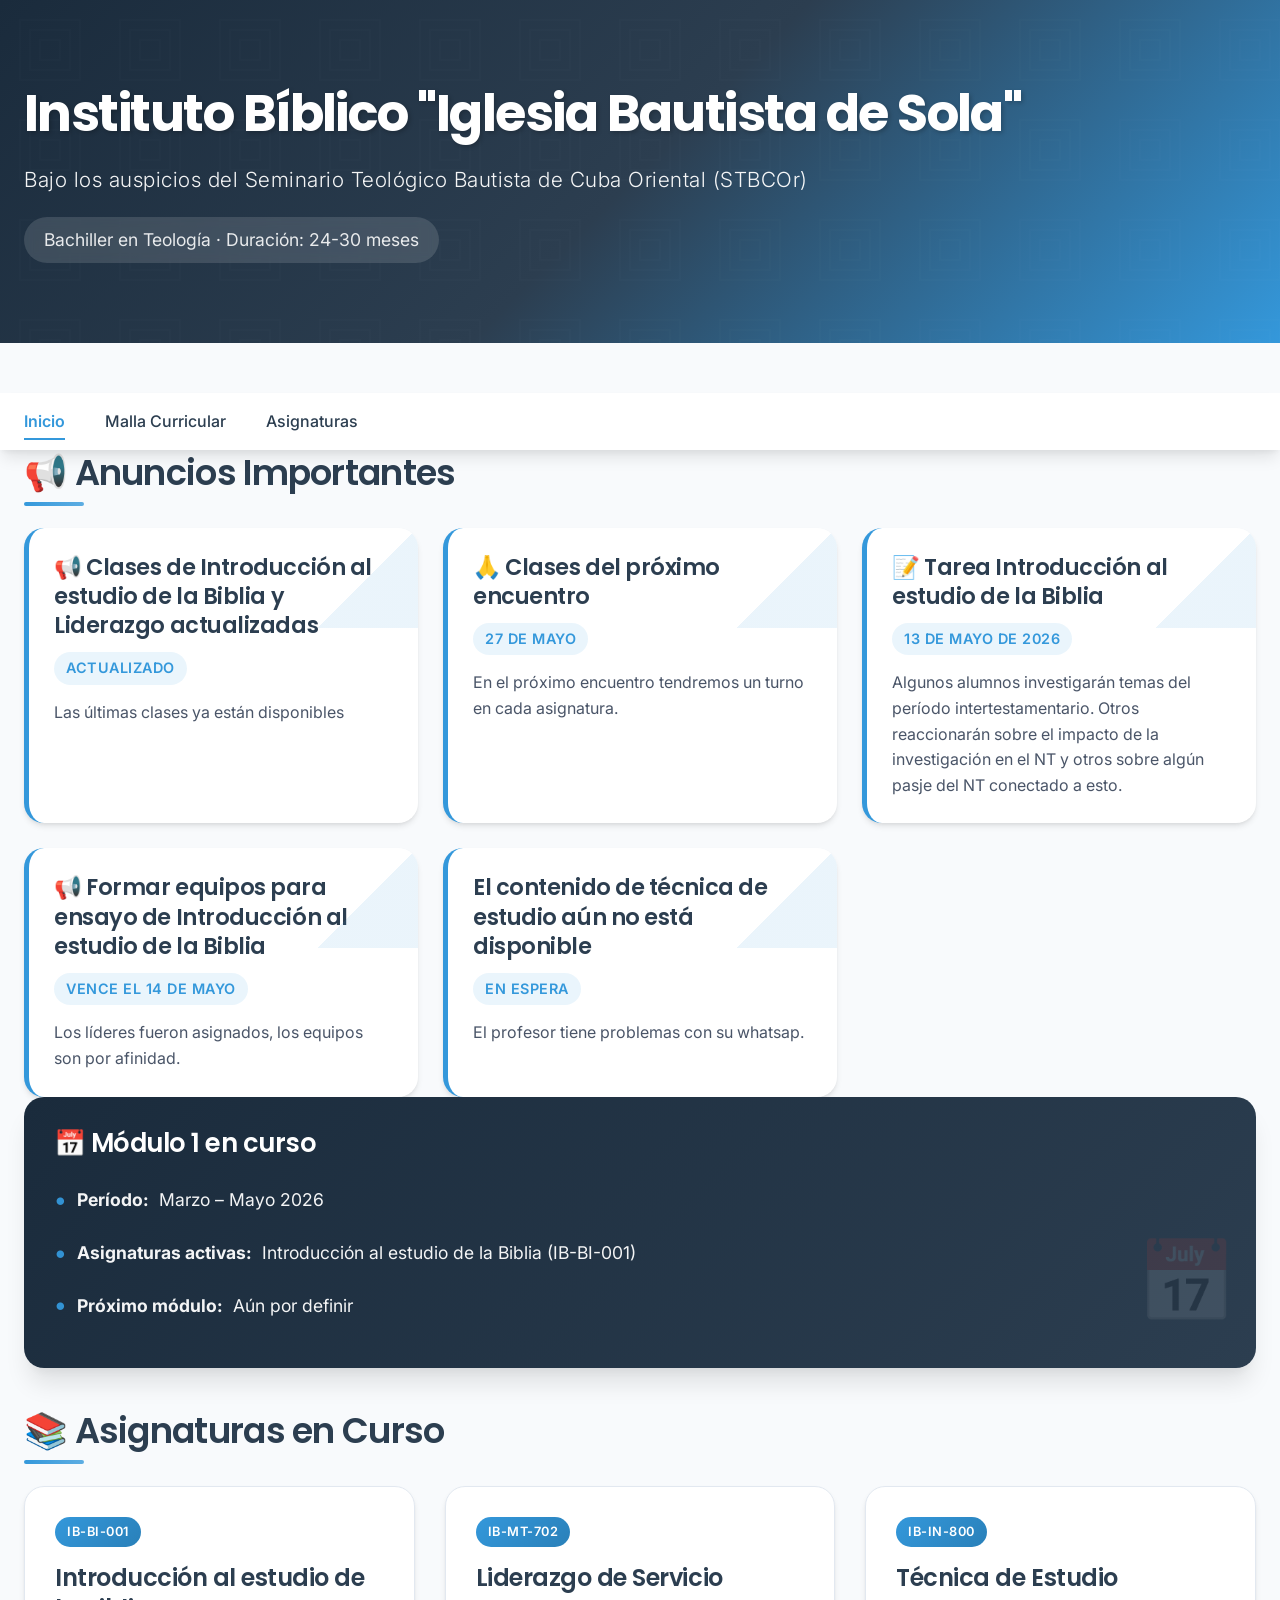
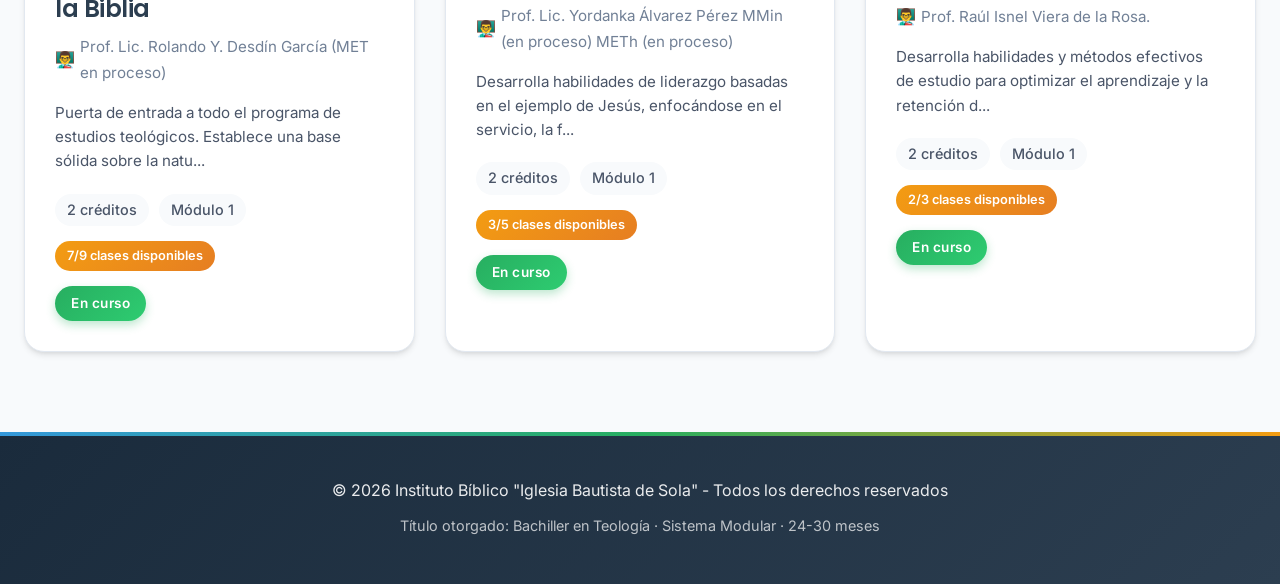
<file: index.html>
<!DOCTYPE html>
<html lang="es">
<head>
    <meta charset="UTF-8">
    <meta name="viewport" content="width=device-width, initial-scale=1.0">
    <title>Instituto Bíblico "Iglesia Bautista de Sola"</title>
    <link href="https://fonts.googleapis.com/css2?family=Inter:wght@300;400;500;600;700&family=Poppins:wght@400;500;600;700&display=swap" rel="stylesheet">
    <link rel="stylesheet" href="styles.css">
</head>
<body>
    <header>
        <div class="container">
            <h1>Instituto Bíblico "Iglesia Bautista de Sola"</h1>
            <p class="subtitle">Bajo los auspicios del Seminario Teológico Bautista de Cuba Oriental (STBCOr)</p>
            <p class="header-info">Bachiller en Teología · Duración: 24-30 meses</p>
        </div>
    </header>

    <!-- Barra de navegación -->
    <nav class="nav-bar">
        <div class="container">
            <ul class="nav-menu">
                <li><a href="index.html" class="activo">Inicio</a></li>
                <li><a href="malla-curricular.html">Malla Curricular</a></li>
                <li><a href="#asignaturas">Asignaturas</a></li>
            </ul>
        </div>
    </nav>

    <!-- Sección de Anuncios -->
    <section id="anuncios" class="container">
        <h2>📢 Anuncios Importantes</h2>
        <div id="contenedor-anuncios" class="anuncios-grid">
            <!-- Los anuncios se cargarán aquí dinámicamente -->
        </div>
    </section>

    <!-- Información del Módulo Actual -->
    <section id="modulo-actual" class="container">
        <div class="info-modulo">
            <h3>📅 Módulo 1 en curso</h3>
            <p><strong>Período:</strong> Marzo – Mayo 2026</p>
            <p><strong>Asignaturas activas:</strong> Introducción al estudio de la Biblia (IB-BI-001)</p>
            <p><strong>Próximo módulo:</strong> Aún por definir</p>
        </div>
    </section>

    <!-- Sección de Asignaturas Actuales -->
    <section id="asignaturas" class="container">
        <h2>📚 Asignaturas en Curso</h2>
        <div id="contenedor-asignaturas" class="asignaturas-grid">
            <!-- Las asignaturas se cargarán aquí dinámicamente -->
        </div>
    </section>

    <footer>
        <div class="container">
            <p>&copy; 2026 Instituto Bíblico "Iglesia Bautista de Sola" - Todos los derechos reservados</p>
            <p class="footer-small">Título otorgado: Bachiller en Teología · Sistema Modular · 24-30 meses</p>
        </div>
    </footer>

    <script src="data.js"></script>
    <script src="script.js"></script>
</body>
</html>
</file>
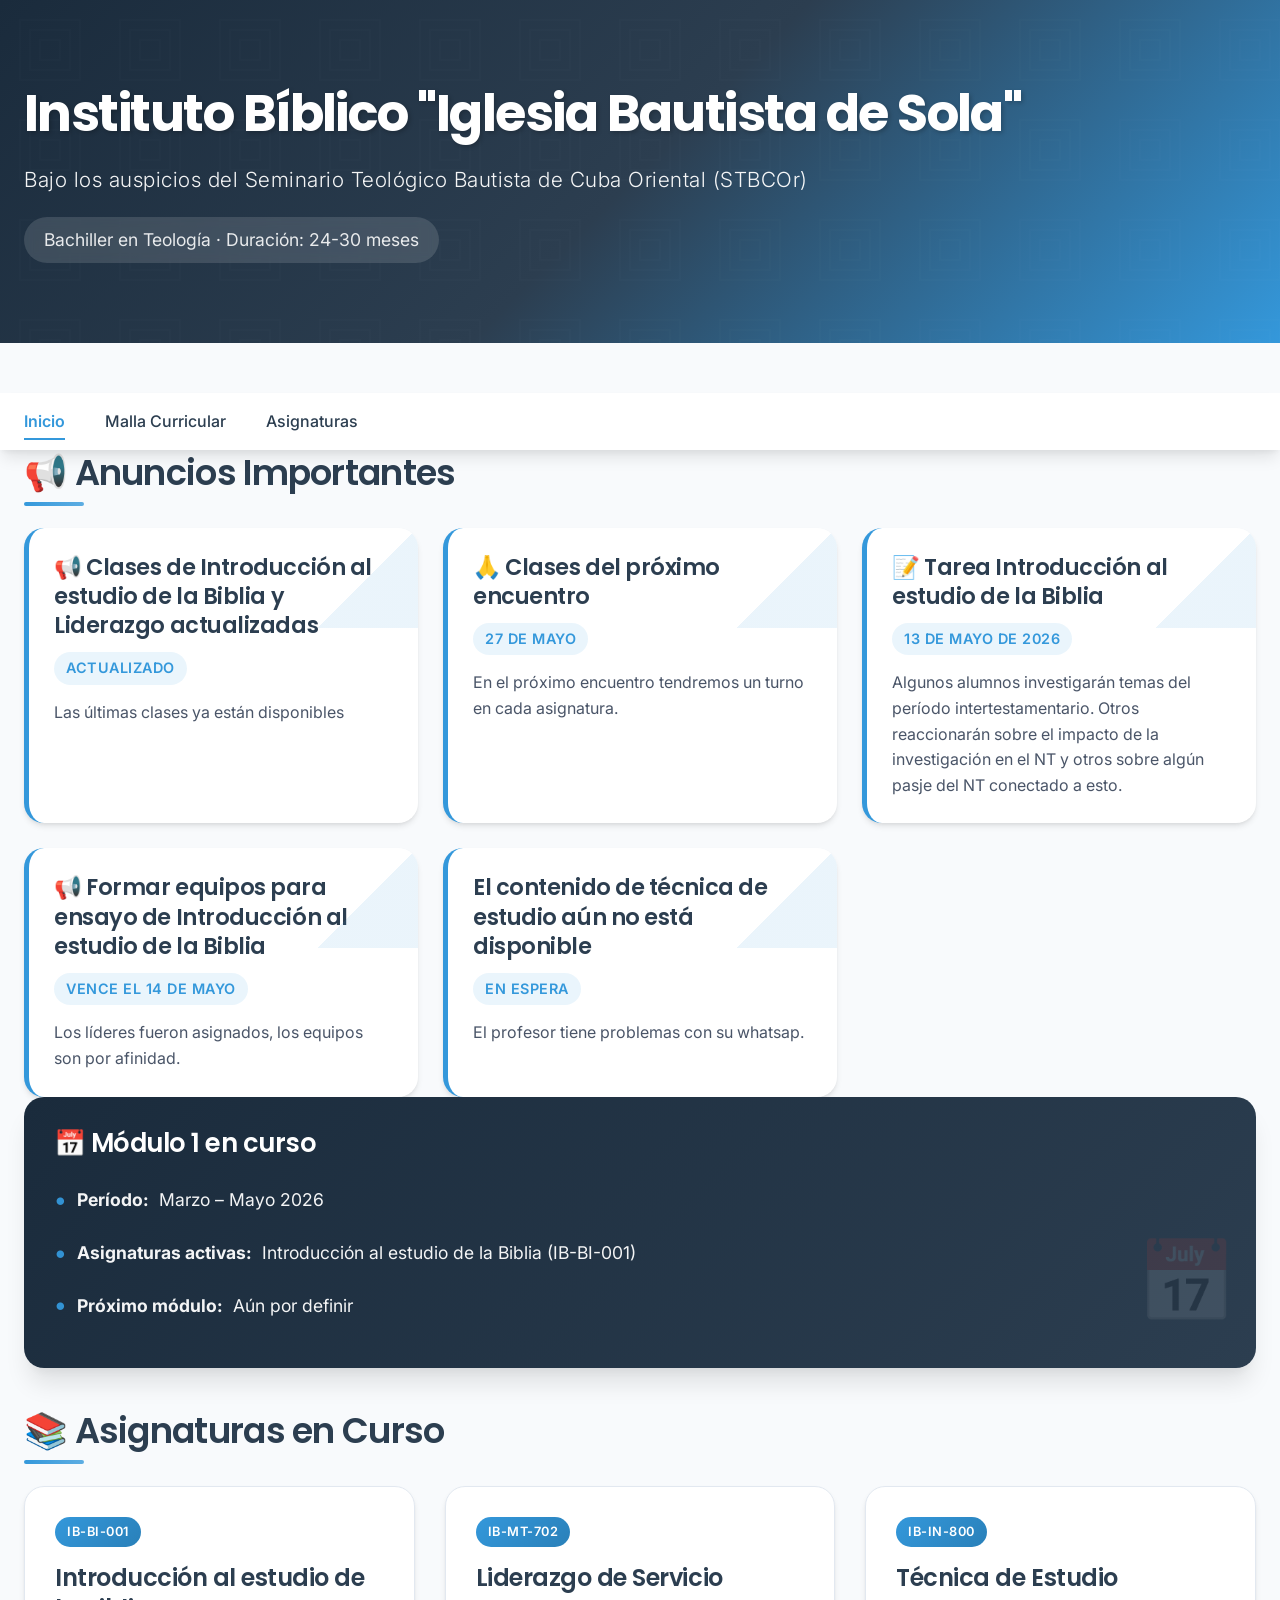
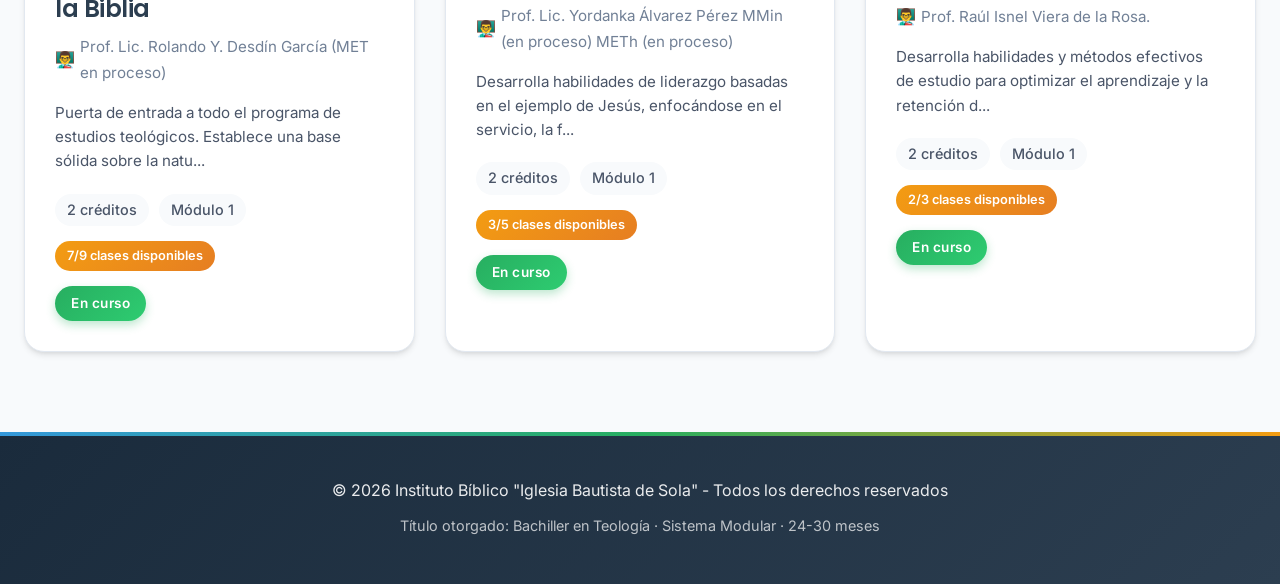
<file: asignatura.html>
<!DOCTYPE html>
<html lang="es">
<head>
    <meta charset="UTF-8">
    <meta name="viewport" content="width=device-width, initial-scale=1.0">
    <title>Detalle de Asignatura - Instituto Bíblico</title>
    <link rel="stylesheet" href="styles.css">
</head>
<body>
    <header>
        <div class="container">
            <h1>Instituto Bíblico "Iglesia Bautista de Sola"</h1>
            <p class="subtitle">Detalle de Asignatura</p>
        </div>
    </header>

    <!-- Barra de navegación -->
    <nav class="nav-bar">
        <div class="container">
            <ul class="nav-menu">
                <li><a href="index.html">Inicio</a></li>
                <li><a href="malla-curricular.html">Malla Curricular</a></li>
                <li><a href="index.html#asignaturas">Asignaturas</a></li>
            </ul>
        </div>
    </nav>

    <main class="container">
        <div id="detalle-asignatura">
            <!-- Los detalles se cargarán aquí dinámicamente -->
        </div>
    </main>

    <footer>
        <div class="container">
            <p>&copy; 2024 Instituto Bíblico "Iglesia Bautista de Sola" - Todos los derechos reservados</p>
        </div>
    </footer>

    <script src="data.js"></script>
    <script src="script.js"></script>
</body>
</html>
</file>
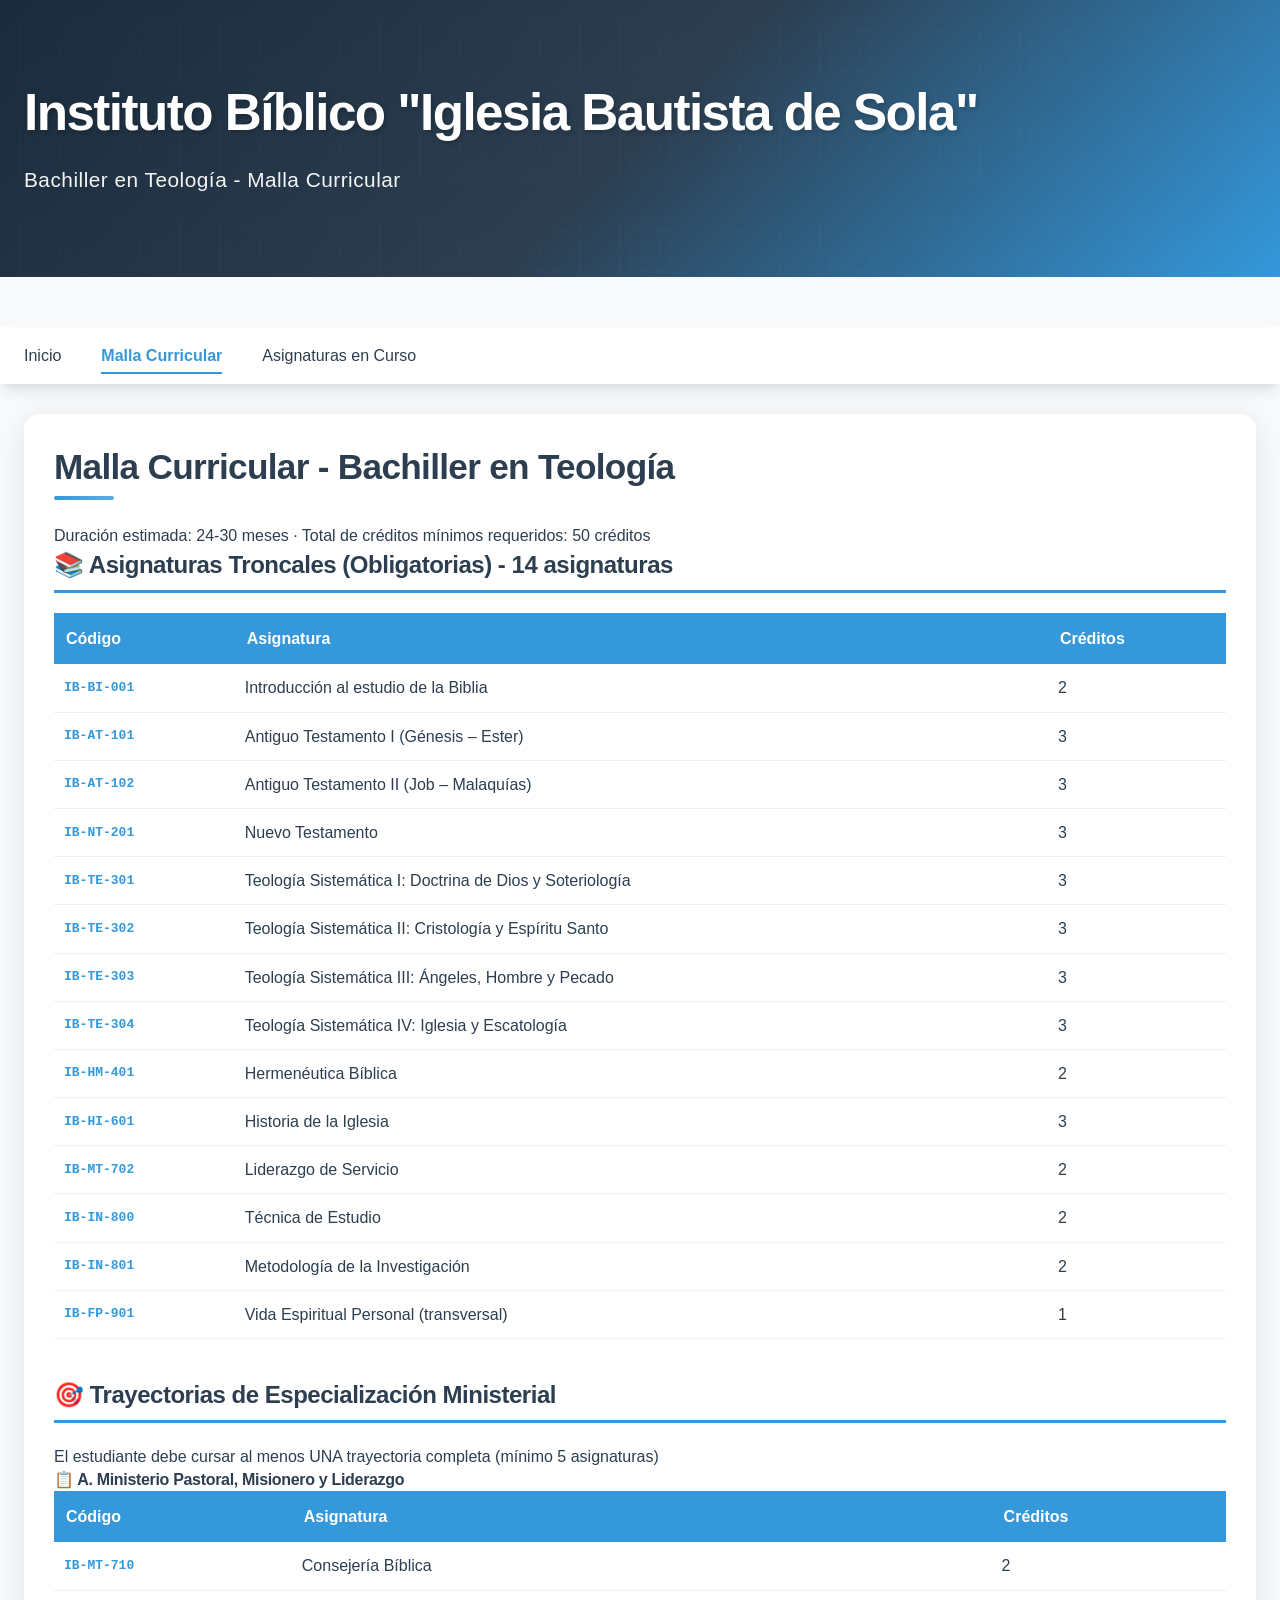
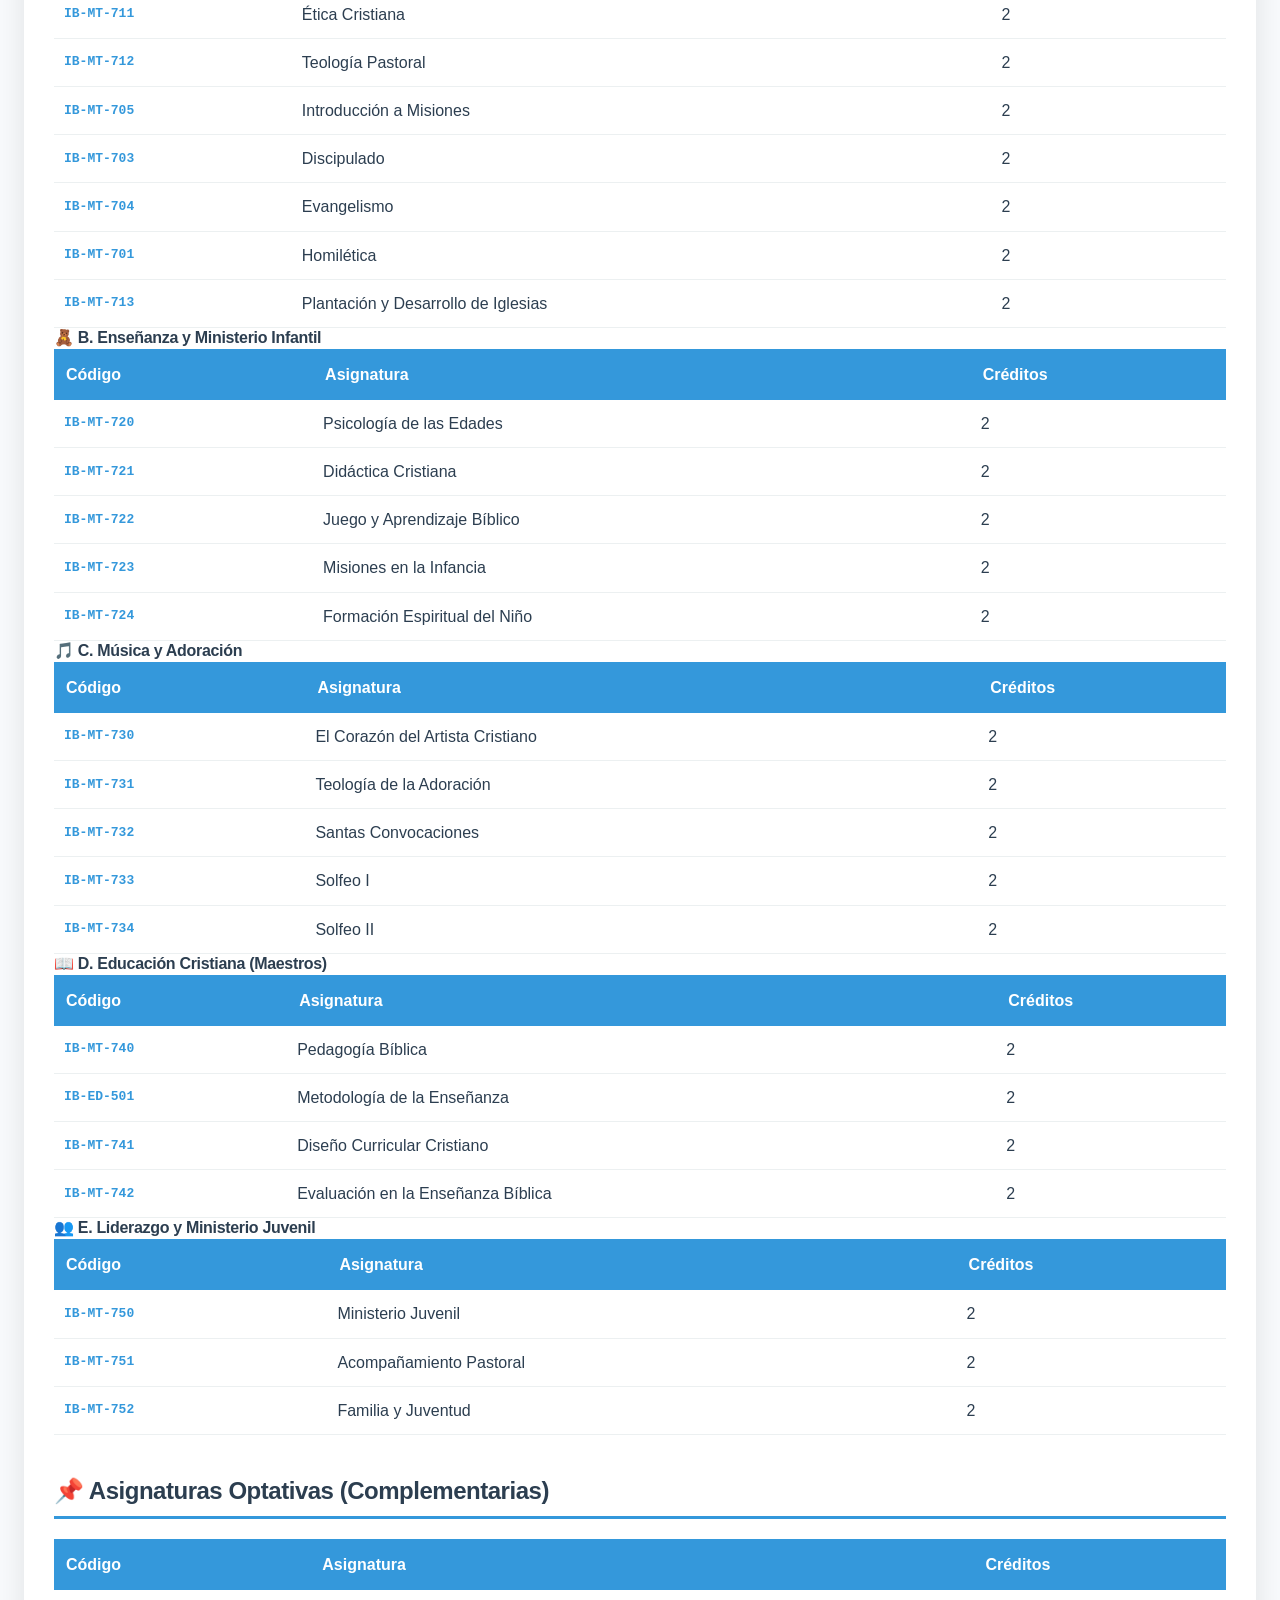
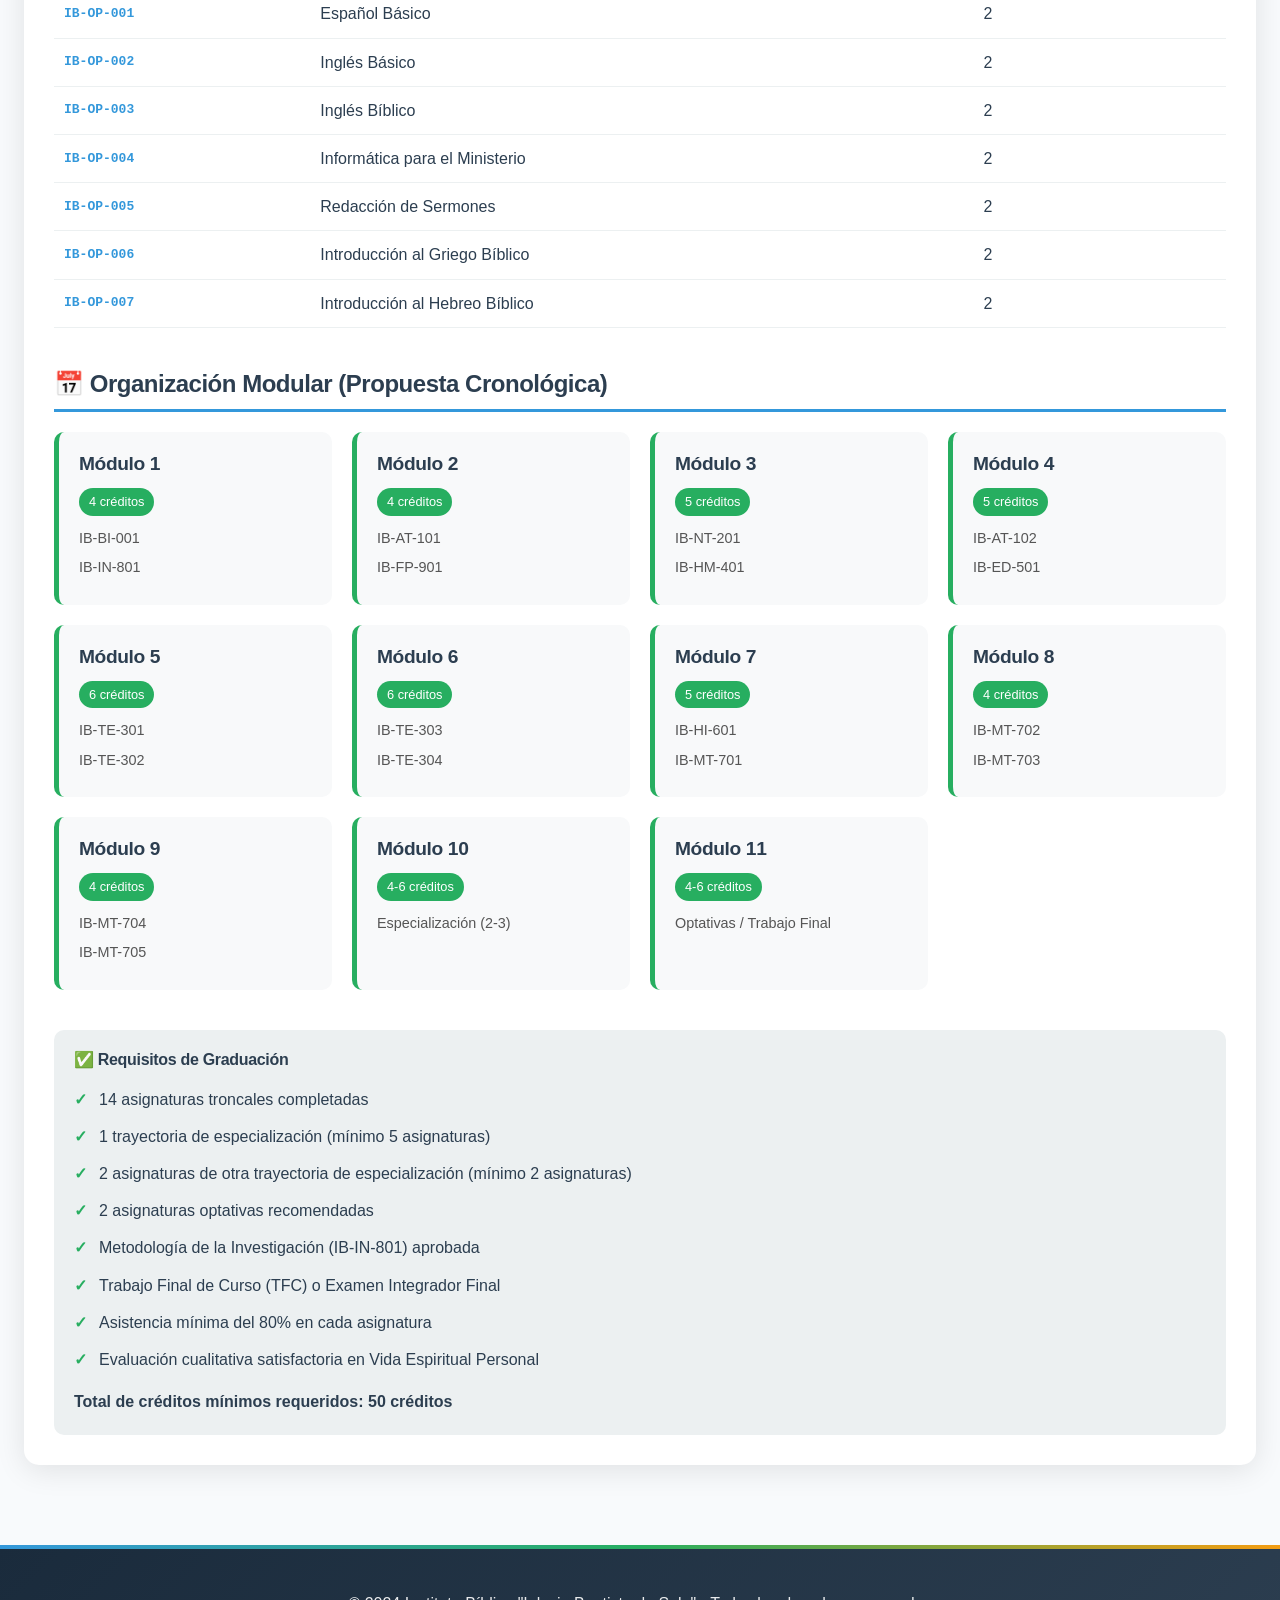
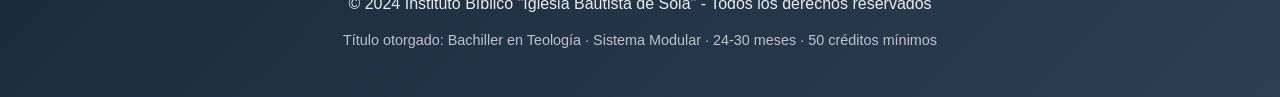
<file: malla-curricular.html>
<!DOCTYPE html>
<html lang="es">
<head>
    <meta charset="UTF-8">
    <meta name="viewport" content="width=device-width, initial-scale=1.0">
    <title>Malla Curricular - Instituto Bíblico</title>
    <link rel="stylesheet" href="styles.css">
    <style>
        /* Estilos adicionales para la malla curricular */
        .malla-container {
            background: white;
            border-radius: 15px;
            padding: 30px;
            box-shadow: 0 5px 30px rgba(0,0,0,0.1);
            margin: 30px 0;
        }
        
        .seccion-malla {
            margin-bottom: 40px;
        }
        
        .seccion-malla h3 {
            color: #2c3e50;
            border-bottom: 3px solid #3498db;
            padding-bottom: 10px;
            margin-bottom: 20px;
            font-size: 1.5em;
        }
        
        .tabla-asignaturas {
            width: 100%;
            border-collapse: collapse;
        }
        
        .tabla-asignaturas th {
            background: #3498db;
            color: white;
            padding: 12px;
            text-align: left;
        }
        
        .tabla-asignaturas td {
            padding: 10px;
            border-bottom: 1px solid #ecf0f1;
        }
        
        .tabla-asignaturas tr:hover {
            background: #f8f9fa;
        }
        
        .codigo-tabla {
            font-family: monospace;
            font-weight: bold;
            color: #3498db;
        }
        
        .modulos-grid {
            display: grid;
            grid-template-columns: repeat(auto-fit, minmax(250px, 1fr));
            gap: 20px;
            margin-top: 20px;
        }
        
        .modulo-card {
            background: #f8f9fa;
            border-radius: 10px;
            padding: 20px;
            border-left: 5px solid #27ae60;
        }
        
        .modulo-card h4 {
            color: #2c3e50;
            margin-bottom: 10px;
            font-size: 1.2em;
        }
        
        .modulo-card .creditos-modulo {
            display: inline-block;
            background: #27ae60;
            color: white;
            padding: 3px 10px;
            border-radius: 15px;
            font-size: 0.8em;
            margin-bottom: 10px;
        }
        
        .modulo-card ul {
            list-style: none;
            padding: 0;
        }
        
        .modulo-card li {
            margin-bottom: 5px;
            color: #555;
            font-size: 0.9em;
        }
        
        .requisitos-graduacion {
            background: #ecf0f1;
            border-radius: 10px;
            padding: 20px;
            margin-top: 30px;
        }
        
        .requisitos-graduacion h4 {
            color: #2c3e50;
            margin-bottom: 15px;
        }
        
        .requisitos-graduacion ul {
            list-style: none;
            padding: 0;
        }
        
        .requisitos-graduacion li {
            margin-bottom: 10px;
            padding-left: 25px;
            position: relative;
        }
        
        .requisitos-graduacion li:before {
            content: "✓";
            color: #27ae60;
            position: absolute;
            left: 0;
            font-weight: bold;
        }
    </style>
</head>
<body>
    <header>
        <div class="container">
            <h1>Instituto Bíblico "Iglesia Bautista de Sola"</h1>
            <p class="subtitle">Bachiller en Teología - Malla Curricular</p>
        </div>
    </header>

    <nav class="nav-bar">
        <div class="container">
            <ul class="nav-menu">
                <li><a href="index.html">Inicio</a></li>
                <li><a href="malla-curricular.html" class="activo">Malla Curricular</a></li>
                <li><a href="index.html#asignaturas">Asignaturas en Curso</a></li>
            </ul>
        </div>
    </nav>

    <main class="container">
        <div class="malla-container" id="malla-curricular">
            <!-- Se cargará dinámicamente con JavaScript -->
        </div>
    </main>

    <footer>
        <div class="container">
            <p>&copy; 2024 Instituto Bíblico "Iglesia Bautista de Sola" - Todos los derechos reservados</p>
            <p class="footer-small">Título otorgado: Bachiller en Teología · Sistema Modular · 24-30 meses · 50 créditos mínimos</p>
        </div>
    </footer>

    <script src="data.js"></script>
    <script>
        function cargarMallaCurricular() {
            const contenedor = document.getElementById('malla-curricular');
            if (!contenedor) return;
            
            const malla = DATOS_INSTITUTO.mallaCurricular;
            
            let html = `
                <h2>Malla Curricular - Bachiller en Teología</h2>
                <p class="descripcion">Duración estimada: 24-30 meses · Total de créditos mínimos requeridos: 50 créditos</p>
                
                <div class="seccion-malla">
                    <h3>📚 Asignaturas Troncales (Obligatorias) - 14 asignaturas</h3>
                    <table class="tabla-asignaturas">
                        <thead>
                            <tr>
                                <th>Código</th>
                                <th>Asignatura</th>
                                <th>Créditos</th>
                            </tr>
                        </thead>
                        <tbody>
            `;
            
            malla.troncales.forEach(asig => {
                html += `
                    <tr>
                        <td class="codigo-tabla">${asig.codigo}</td>
                        <td>${asig.nombre}</td>
                        <td>${asig.creditos}</td>
                    </tr>
                `;
            });
            
            html += `
                        </tbody>
                    </table>
                </div>
                
                <div class="seccion-malla">
                    <h3>🎯 Trayectorias de Especialización Ministerial</h3>
                    <p>El estudiante debe cursar al menos UNA trayectoria completa (mínimo 5 asignaturas)</p>
                    
                    <h4>📋 A. Ministerio Pastoral, Misionero y Liderazgo</h4>
                    <table class="tabla-asignaturas">
                        <thead><tr><th>Código</th><th>Asignatura</th><th>Créditos</th></tr></thead>
                        <tbody>
            `;
            
            malla.especializaciones.pastoral.forEach(asig => {
                html += `<tr><td class="codigo-tabla">${asig.codigo}</td><td>${asig.nombre}</td><td>${asig.creditos}</td></tr>`;
            });
            
            html += `
                        </tbody>
                    </table>
                    
                    <h4>🧸 B. Enseñanza y Ministerio Infantil</h4>
                    <table class="tabla-asignaturas">
                        <thead><tr><th>Código</th><th>Asignatura</th><th>Créditos</th></tr></thead>
                        <tbody>
            `;
            
            malla.especializaciones.infantil.forEach(asig => {
                html += `<tr><td class="codigo-tabla">${asig.codigo}</td><td>${asig.nombre}</td><td>${asig.creditos}</td></tr>`;
            });
            
            html += `
                        </tbody>
                    </table>
                    
                    <h4>🎵 C. Música y Adoración</h4>
                    <table class="tabla-asignaturas">
                        <thead><tr><th>Código</th><th>Asignatura</th><th>Créditos</th></tr></thead>
                        <tbody>
            `;
            
            malla.especializaciones.musica.forEach(asig => {
                html += `<tr><td class="codigo-tabla">${asig.codigo}</td><td>${asig.nombre}</td><td>${asig.creditos}</td></tr>`;
            });
            
            html += `
                        </tbody>
                    </table>
                    
                    <h4>📖 D. Educación Cristiana (Maestros)</h4>
                    <table class="tabla-asignaturas">
                        <thead><tr><th>Código</th><th>Asignatura</th><th>Créditos</th></tr></thead>
                        <tbody>
            `;
            
            malla.especializaciones.educacion.forEach(asig => {
                html += `<tr><td class="codigo-tabla">${asig.codigo}</td><td>${asig.nombre}</td><td>${asig.creditos}</td></tr>`;
            });
            
            html += `
                        </tbody>
                    </table>
                    
                    <h4>👥 E. Liderazgo y Ministerio Juvenil</h4>
                    <table class="tabla-asignaturas">
                        <thead><tr><th>Código</th><th>Asignatura</th><th>Créditos</th></tr></thead>
                        <tbody>
            `;
            
            malla.especializaciones.juvenil.forEach(asig => {
                html += `<tr><td class="codigo-tabla">${asig.codigo}</td><td>${asig.nombre}</td><td>${asig.creditos}</td></tr>`;
            });
            
            html += `
                        </tbody>
                    </table>
                </div>
                
                <div class="seccion-malla">
                    <h3>📌 Asignaturas Optativas (Complementarias)</h3>
                    <table class="tabla-asignaturas">
                        <thead><tr><th>Código</th><th>Asignatura</th><th>Créditos</th></tr></thead>
                        <tbody>
            `;
            
            malla.optativas.forEach(asig => {
                html += `<tr><td class="codigo-tabla">${asig.codigo}</td><td>${asig.nombre}</td><td>${asig.creditos}</td></tr>`;
            });
            
            html += `
                        </tbody>
                    </table>
                </div>
                
                <div class="seccion-malla">
                    <h3>📅 Organización Modular (Propuesta Cronológica)</h3>
                    <div class="modulos-grid">
            `;
            
            malla.organizacionModular.forEach(mod => {
                html += `
                    <div class="modulo-card">
                        <h4>Módulo ${mod.modulo}</h4>
                        <span class="creditos-modulo">${mod.creditos} créditos</span>
                        <ul>
                `;
                
                if (Array.isArray(mod.asignaturas)) {
                    mod.asignaturas.forEach(asig => {
                        html += `<li>${asig}</li>`;
                    });
                } else {
                    html += `<li>${mod.asignaturas}</li>`;
                }
                
                html += `
                        </ul>
                    </div>
                `;
            });
            
            html += `
                    </div>
                </div>
                
                <div class="requisitos-graduacion">
                    <h4>✅ Requisitos de Graduación</h4>
                    <ul>
                        <li>14 asignaturas troncales completadas</li>
                        <li>1 trayectoria de especialización (mínimo 5 asignaturas)</li>
                        <li>2 asignaturas de otra trayectoria de especialización (mínimo 2 asignaturas)</li>
                        <li>2 asignaturas optativas recomendadas</li>
                        <li>Metodología de la Investigación (IB-IN-801) aprobada</li>
                        <li>Trabajo Final de Curso (TFC) o Examen Integrador Final</li>
                        <li>Asistencia mínima del 80% en cada asignatura</li>
                        <li>Evaluación cualitativa satisfactoria en Vida Espiritual Personal</li>
                    </ul>
                    <p style="margin-top: 15px;"><strong>Total de créditos mínimos requeridos: 50 créditos</strong></p>
                </div>
            `;
            
            contenedor.innerHTML = html;
        }
        
        document.addEventListener('DOMContentLoaded', cargarMallaCurricular);
    </script>
</body>
</html>
</file>
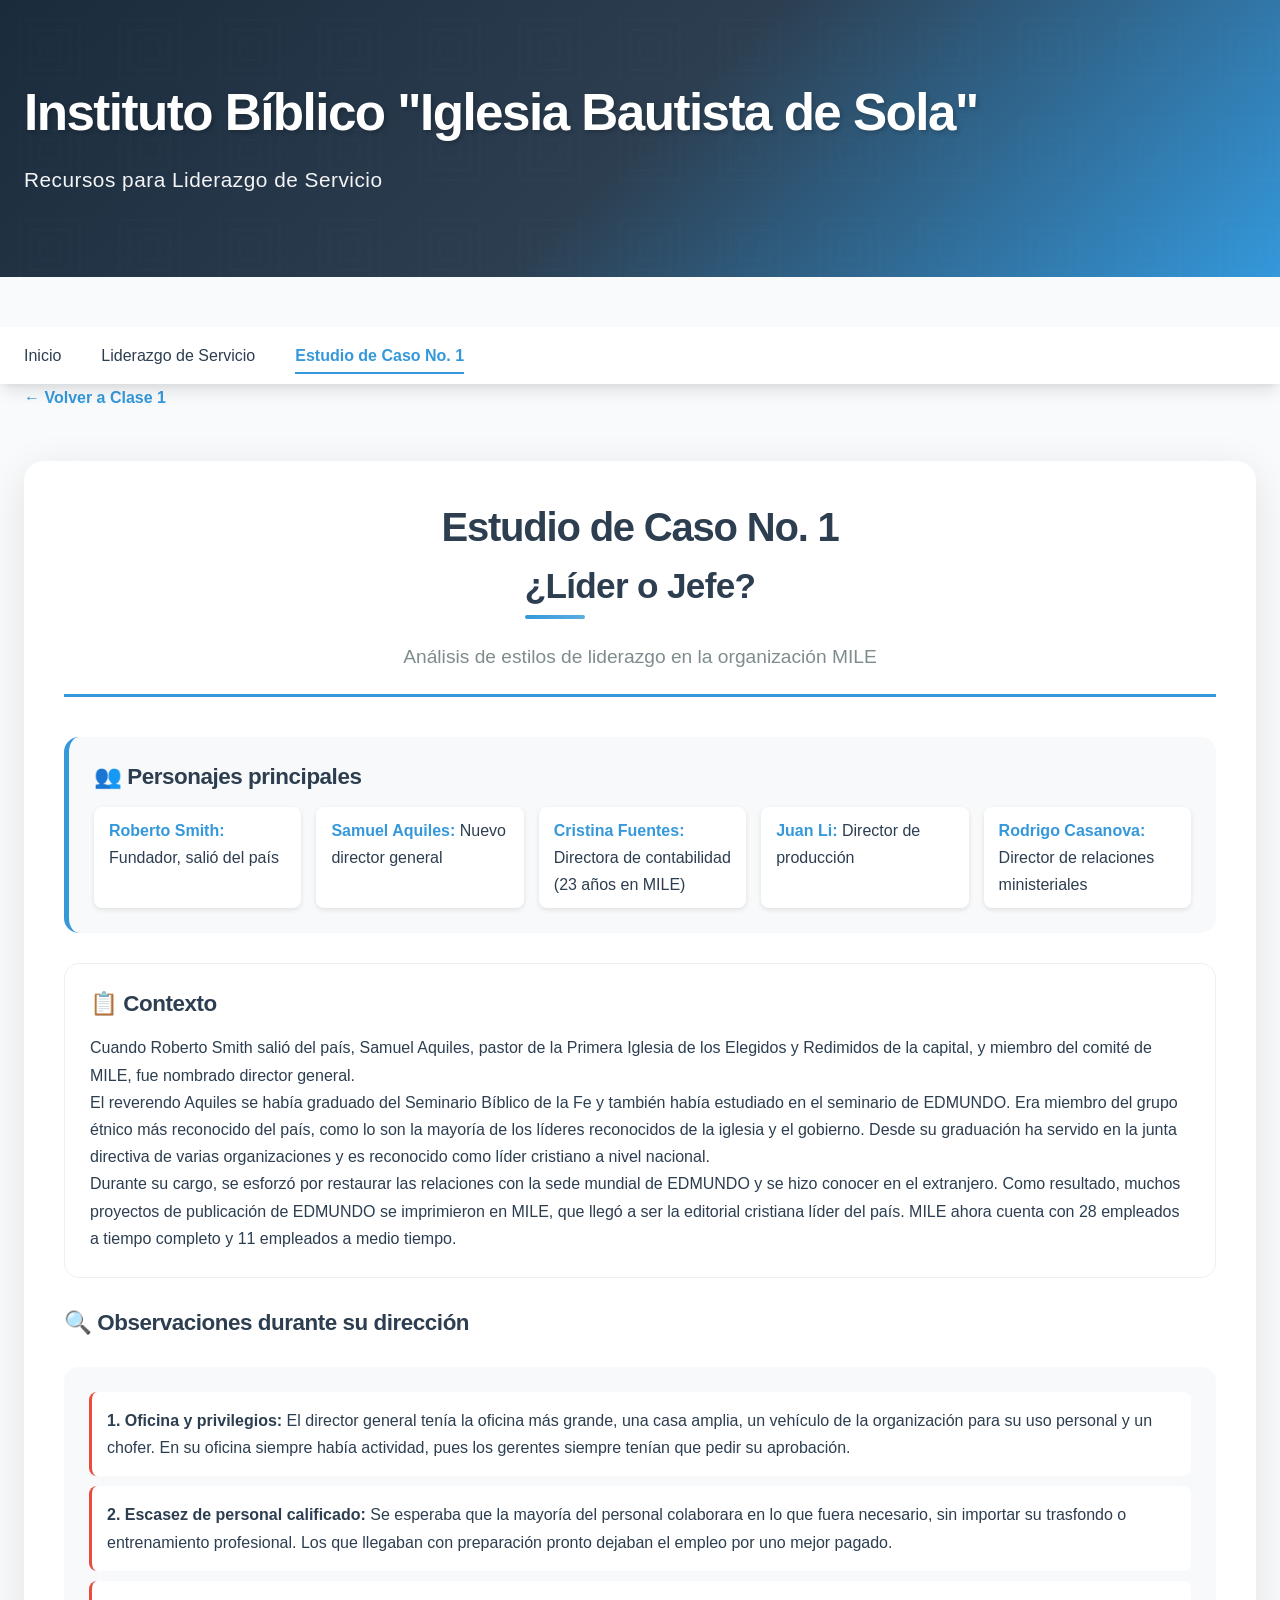
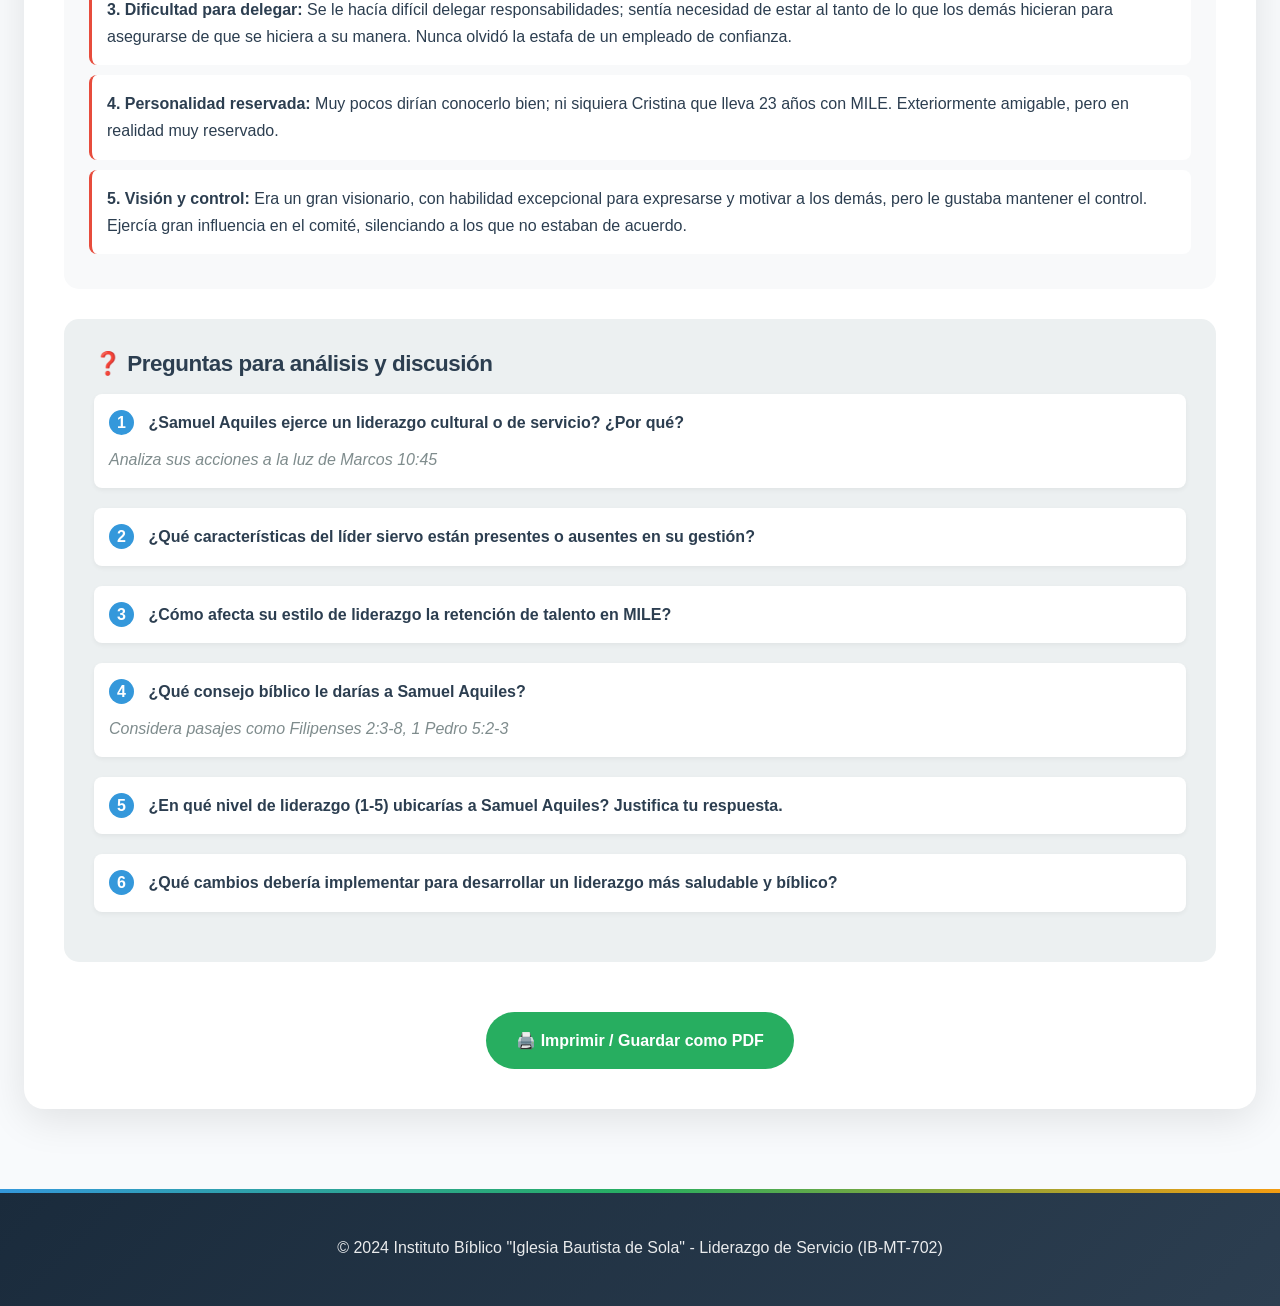
<file: recursos/estudio-caso-1.html>
<!DOCTYPE html>
<html lang="es">
<head>
    <meta charset="UTF-8">
    <meta name="viewport" content="width=device-width, initial-scale=1.0">
    <title>Estudio de Caso No. 1: ¿Líder o Jefe? | Instituto Bíblico</title>
    <link rel="stylesheet" href="../styles.css">
    <style>
        .caso-container {
            background: white;
            border-radius: 20px;
            padding: 40px;
            margin: 30px 0;
            box-shadow: 0 10px 40px rgba(0,0,0,0.1);
        }
        
        .caso-header {
            text-align: center;
            margin-bottom: 40px;
            padding-bottom: 20px;
            border-bottom: 3px solid #3498db;
        }
        
        .caso-header h1 {
            color: #2c3e50;
            font-size: 2.5em;
            margin-bottom: 10px;
        }
        
        .caso-header .subtitulo {
            color: #7f8c8d;
            font-size: 1.2em;
        }
        
        .personajes-card {
            background: #f8f9fa;
            border-radius: 15px;
            padding: 25px;
            margin: 30px 0;
            border-left: 5px solid #3498db;
        }
        
        .personajes-grid {
            display: grid;
            grid-template-columns: repeat(auto-fit, minmax(200px, 1fr));
            gap: 15px;
            margin-top: 15px;
        }
        
        .personaje {
            background: white;
            padding: 10px 15px;
            border-radius: 8px;
            box-shadow: 0 2px 5px rgba(0,0,0,0.1);
        }
        
        .personaje strong {
            color: #3498db;
        }
        
        .contexto-card {
            background: white;
            border-radius: 15px;
            padding: 25px;
            margin: 30px 0;
            border: 1px solid #ecf0f1;
        }
        
        .observaciones {
            background: #f8f9fa;
            border-radius: 15px;
            padding: 25px;
            margin: 30px 0;
        }
        
        .observacion-item {
            padding: 15px;
            margin-bottom: 10px;
            background: white;
            border-radius: 8px;
            border-left: 3px solid #e74c3c;
        }
        
        .preguntas-analisis {
            background: #ecf0f1;
            border-radius: 15px;
            padding: 30px;
            margin: 30px 0;
        }
        
        .pregunta {
            margin-bottom: 20px;
            padding: 15px;
            background: white;
            border-radius: 8px;
            box-shadow: 0 2px 5px rgba(0,0,0,0.05);
        }
        
        .pregunta .numero {
            display: inline-block;
            width: 25px;
            height: 25px;
            background: #3498db;
            color: white;
            border-radius: 50%;
            text-align: center;
            line-height: 25px;
            margin-right: 10px;
            font-weight: bold;
        }
        
        .btn-descargar {
            display: inline-block;
            padding: 15px 30px;
            background: #27ae60;
            color: white;
            text-decoration: none;
            border-radius: 50px;
            font-weight: bold;
            transition: all 0.3s ease;
            margin-top: 20px;
        }
        
        .btn-descargar:hover {
            background: #219a52;
            transform: scale(1.05);
        }
        
        .btn-volver-caso {
            display: inline-block;
            margin-bottom: 20px;
            color: #3498db;
            text-decoration: none;
            font-weight: bold;
        }
        
        .btn-volver-caso:hover {
            text-decoration: underline;
        }
    </style>
</head>
<body>
    <header>
        <div class="container">
            <h1>Instituto Bíblico "Iglesia Bautista de Sola"</h1>
            <p class="subtitle">Recursos para Liderazgo de Servicio</p>
        </div>
    </header>

    <nav class="nav-bar">
        <div class="container">
            <ul class="nav-menu">
                <li><a href="../index.html">Inicio</a></li>
                <li><a href="../asignatura.html?id=liderazgo-servicio">Liderazgo de Servicio</a></li>
                <li><a href="#" class="activo">Estudio de Caso No. 1</a></li>
            </ul>
        </div>
    </nav>

    <main class="container">
        <a href="../clases/liderazgo-servicio/clase-1.html" class="btn-volver-caso">← Volver a Clase 1</a>
        
        <div class="caso-container">
            <div class="caso-header">
                <h1>Estudio de Caso No. 1</h1>
                <h2>¿Líder o Jefe?</h2>
                <p class="subtitulo">Análisis de estilos de liderazgo en la organización MILE</p>
            </div>

            <div class="personajes-card">
                <h3>👥 Personajes principales</h3>
                <div class="personajes-grid">
                    <div class="personaje"><strong>Roberto Smith:</strong> Fundador, salió del país</div>
                    <div class="personaje"><strong>Samuel Aquiles:</strong> Nuevo director general</div>
                    <div class="personaje"><strong>Cristina Fuentes:</strong> Directora de contabilidad (23 años en MILE)</div>
                    <div class="personaje"><strong>Juan Li:</strong> Director de producción</div>
                    <div class="personaje"><strong>Rodrigo Casanova:</strong> Director de relaciones ministeriales</div>
                </div>
            </div>

            <div class="contexto-card">
                <h3>📋 Contexto</h3>
                <p>Cuando Roberto Smith salió del país, Samuel Aquiles, pastor de la Primera Iglesia de los Elegidos y Redimidos de la capital, y miembro del comité de MILE, fue nombrado director general.</p>
                
                <p>El reverendo Aquiles se había graduado del Seminario Bíblico de la Fe y también había estudiado en el seminario de EDMUNDO. Era miembro del grupo étnico más reconocido del país, como lo son la mayoría de los líderes reconocidos de la iglesia y el gobierno. Desde su graduación ha servido en la junta directiva de varias organizaciones y es reconocido como líder cristiano a nivel nacional.</p>
                
                <p>Durante su cargo, se esforzó por restaurar las relaciones con la sede mundial de EDMUNDO y se hizo conocer en el extranjero. Como resultado, muchos proyectos de publicación de EDMUNDO se imprimieron en MILE, que llegó a ser la editorial cristiana líder del país. MILE ahora cuenta con 28 empleados a tiempo completo y 11 empleados a medio tiempo.</p>
            </div>

            <h3>🔍 Observaciones durante su dirección</h3>
            <div class="observaciones">
                <div class="observacion-item">
                    <strong>1. Oficina y privilegios:</strong> El director general tenía la oficina más grande, una casa amplia, un vehículo de la organización para su uso personal y un chofer. En su oficina siempre había actividad, pues los gerentes siempre tenían que pedir su aprobación.
                </div>
                <div class="observacion-item">
                    <strong>2. Escasez de personal calificado:</strong> Se esperaba que la mayoría del personal colaborara en lo que fuera necesario, sin importar su trasfondo o entrenamiento profesional. Los que llegaban con preparación pronto dejaban el empleo por uno mejor pagado.
                </div>
                <div class="observacion-item">
                    <strong>3. Dificultad para delegar:</strong> Se le hacía difícil delegar responsabilidades; sentía necesidad de estar al tanto de lo que los demás hicieran para asegurarse de que se hiciera a su manera. Nunca olvidó la estafa de un empleado de confianza.
                </div>
                <div class="observacion-item">
                    <strong>4. Personalidad reservada:</strong> Muy pocos dirían conocerlo bien; ni siquiera Cristina que lleva 23 años con MILE. Exteriormente amigable, pero en realidad muy reservado.
                </div>
                <div class="observacion-item">
                    <strong>5. Visión y control:</strong> Era un gran visionario, con habilidad excepcional para expresarse y motivar a los demás, pero le gustaba mantener el control. Ejercía gran influencia en el comité, silenciando a los que no estaban de acuerdo.
                </div>
            </div>

            <div class="preguntas-analisis">
                <h3>❓ Preguntas para análisis y discusión</h3>
                
                <div class="pregunta">
                    <span class="numero">1</span>
                    <strong>¿Samuel Aquiles ejerce un liderazgo cultural o de servicio? ¿Por qué?</strong>
                    <p style="margin-top: 10px; color: #7f8c8d; font-style: italic;">Analiza sus acciones a la luz de Marcos 10:45</p>
                </div>
                
                <div class="pregunta">
                    <span class="numero">2</span>
                    <strong>¿Qué características del líder siervo están presentes o ausentes en su gestión?</strong>
                </div>
                
                <div class="pregunta">
                    <span class="numero">3</span>
                    <strong>¿Cómo afecta su estilo de liderazgo la retención de talento en MILE?</strong>
                </div>
                
                <div class="pregunta">
                    <span class="numero">4</span>
                    <strong>¿Qué consejo bíblico le darías a Samuel Aquiles?</strong>
                    <p style="margin-top: 10px; color: #7f8c8d; font-style: italic;">Considera pasajes como Filipenses 2:3-8, 1 Pedro 5:2-3</p>
                </div>
                
                <div class="pregunta">
                    <span class="numero">5</span>
                    <strong>¿En qué nivel de liderazgo (1-5) ubicarías a Samuel Aquiles? Justifica tu respuesta.</strong>
                </div>
                
                <div class="pregunta">
                    <span class="numero">6</span>
                    <strong>¿Qué cambios debería implementar para desarrollar un liderazgo más saludable y bíblico?</strong>
                </div>
            </div>

            <div style="text-align: center; margin-top: 30px;">
                <a href="#" class="btn-descargar" onclick="window.print(); return false;">
                    🖨️ Imprimir / Guardar como PDF
                </a>
            </div>
        </div>
    </main>

    <footer>
        <div class="container">
            <p>&copy; 2024 Instituto Bíblico "Iglesia Bautista de Sola" - Liderazgo de Servicio (IB-MT-702)</p>
        </div>
    </footer>
</body>
</html>
</file>
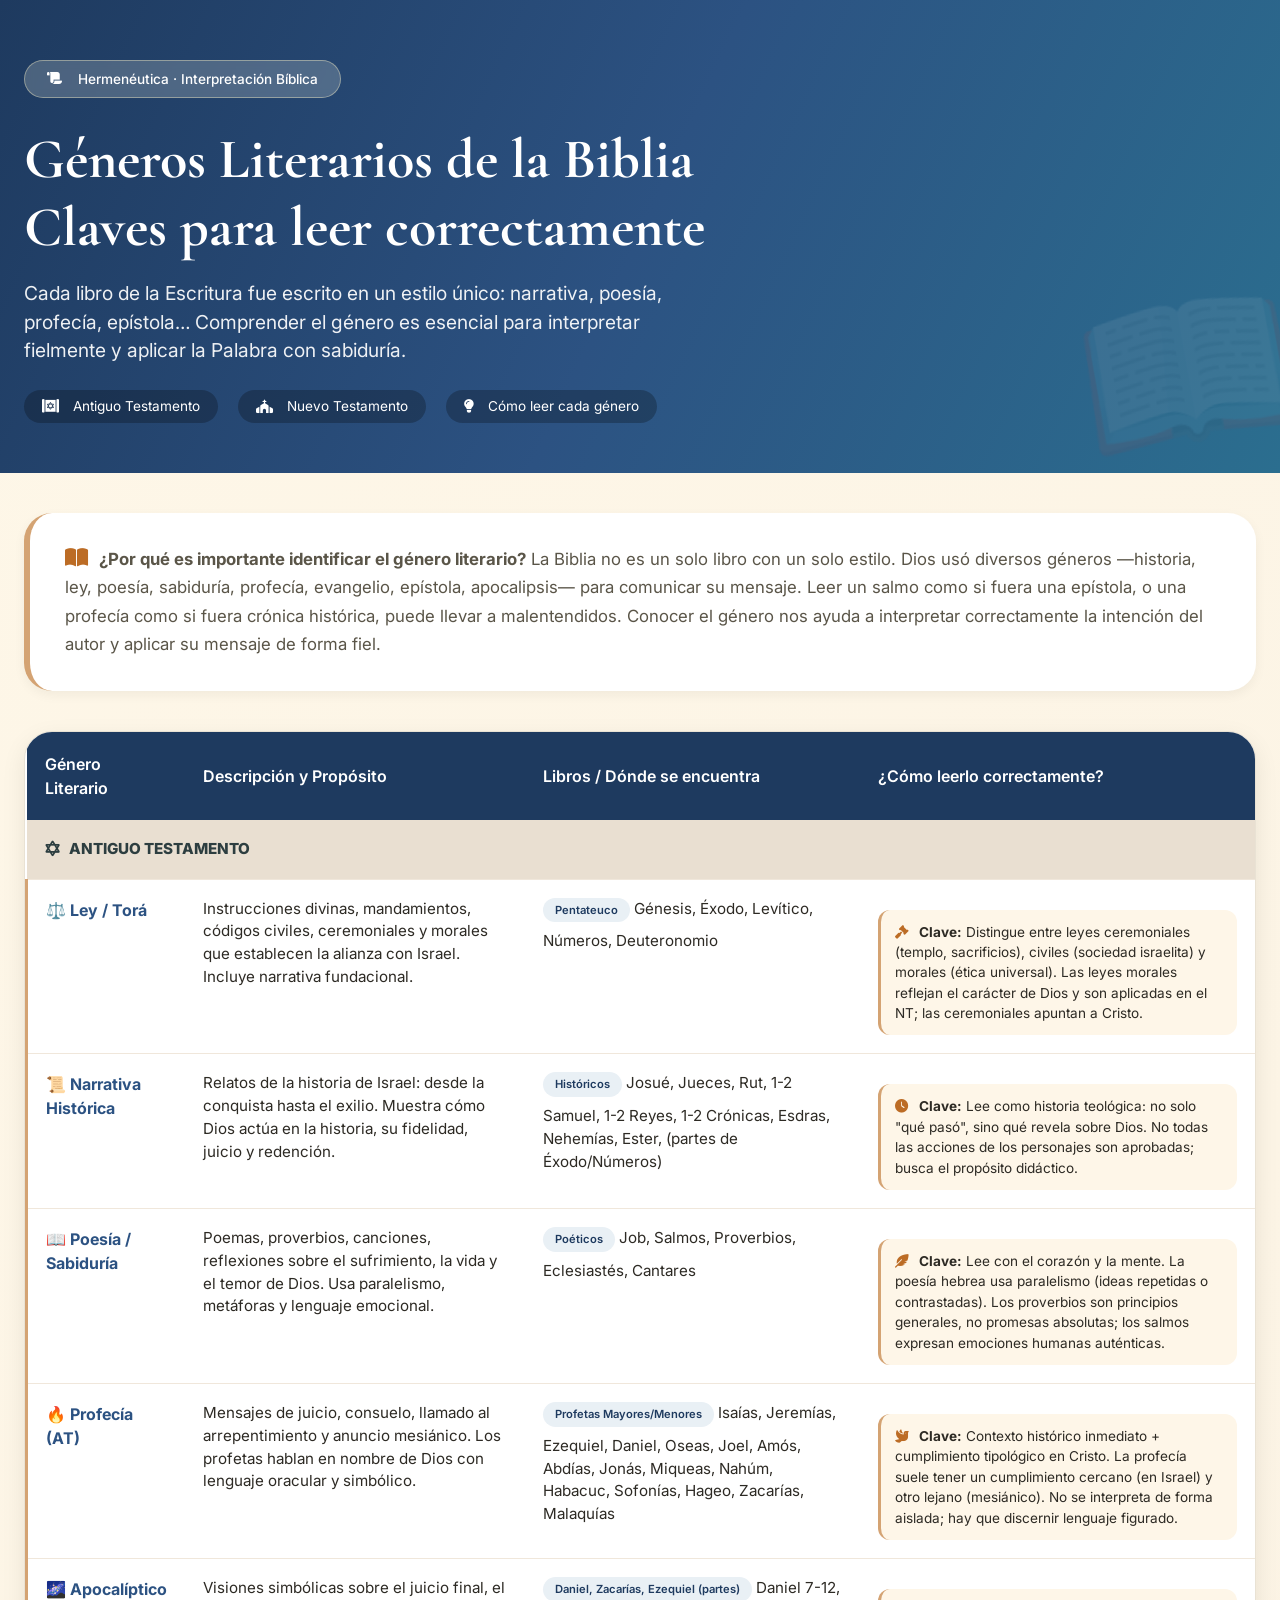
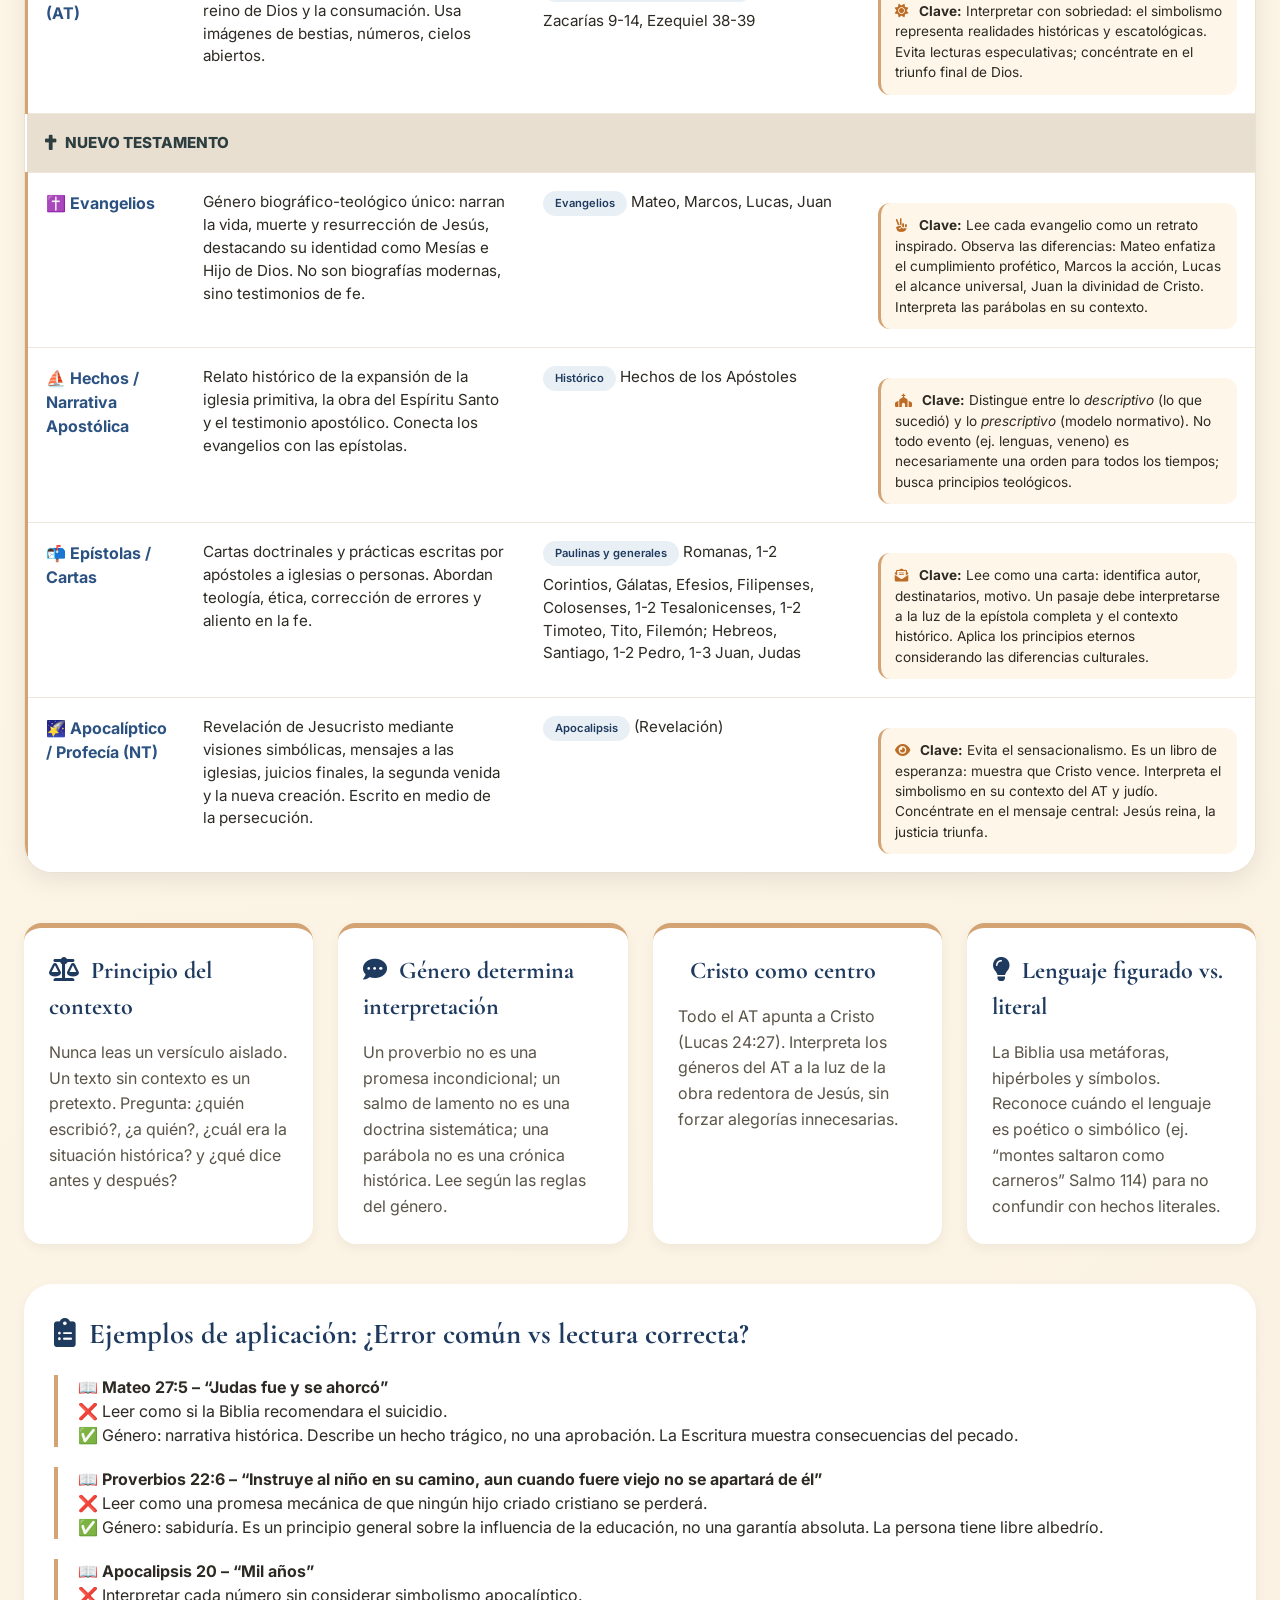
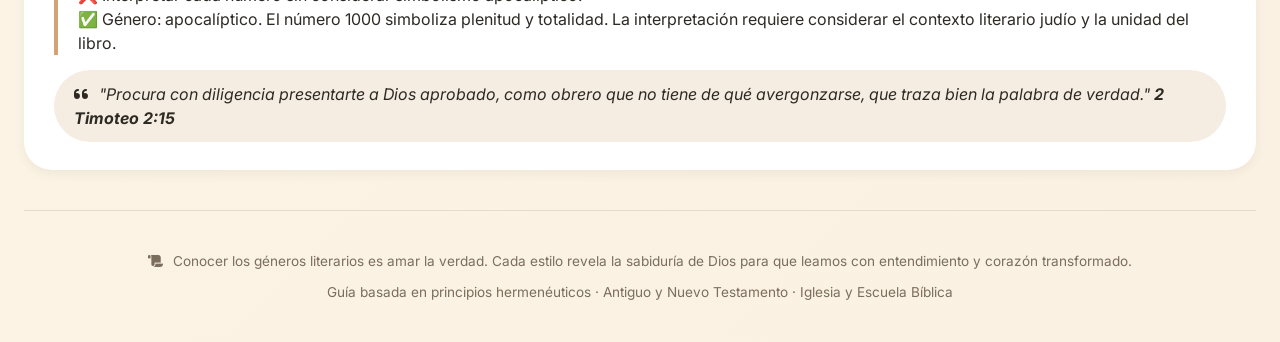
<file: recursos/tabla-generos.html>
<!DOCTYPE html>
<html lang="es">
<head>
    <meta charset="UTF-8">
    <meta name="viewport" content="width=device-width, initial-scale=1.0, viewport-fit=cover">
    <title>Géneros Literarios de la Biblia | Guía de Interpretación</title>
    <link href="https://fonts.googleapis.com/css2?family=Inter:opsz,wght@14..32,300;14..32,400;14..32,500;14..32,600;14..32,700&family=Cormorant+Garamond:ital,wght@0,400;0,500;0,600;0,700;1,400;1,500&display=swap" rel="stylesheet">
    <link rel="stylesheet" href="https://cdnjs.cloudflare.com/ajax/libs/font-awesome/6.0.0-beta3/css/all.min.css">
    <style>
        * {
            margin: 0;
            padding: 0;
            box-sizing: border-box;
        }

        :root {
            --primary-deep: #1e3a5f;
            --primary: #2c5282;
            --primary-light: #4a6fa5;
            --accent-gold: #d4a373;
            --accent-terra: #bc6c25;
            --bg-warm: #fefaf0;
            --bg-card: #ffffff;
            --text-dark: #2d2a24;
            --text-soft: #5a5548;
            --border-light: #e9e2d4;
            --shadow-sm: 0 4px 12px rgba(0, 0, 0, 0.05);
            --shadow-md: 0 8px 24px rgba(0, 0, 0, 0.08);
            --radius-lg: 28px;
            --radius-md: 18px;
            --radius-sm: 12px;
        }

        body {
            background: linear-gradient(135deg, #fef7e8 0%, #faf1e2 100%);
            font-family: 'Inter', sans-serif;
            color: var(--text-dark);
            line-height: 1.5;
            min-height: 100vh;
        }

        /* Hero */
        .hero-genre {
            background: linear-gradient(115deg, #1e3a5f 0%, #2c5282 50%, #2b6e8f 100%);
            color: white;
            padding: 60px 0 50px;
            position: relative;
            overflow: hidden;
        }

        .hero-genre::before {
            content: "📖";
            position: absolute;
            bottom: -30px;
            right: -20px;
            font-size: 180px;
            opacity: 0.08;
            pointer-events: none;
            transform: rotate(-10deg);
        }

        .container {
            max-width: 1400px;
            margin: 0 auto;
            padding: 0 24px;
            position: relative;
            z-index: 2;
        }

        .hero-badge {
            display: inline-flex;
            align-items: center;
            gap: 10px;
            background: rgba(255, 255, 240, 0.2);
            backdrop-filter: blur(4px);
            padding: 8px 22px;
            border-radius: 60px;
            font-size: 0.85rem;
            font-weight: 500;
            margin-bottom: 28px;
            border: 1px solid rgba(255, 245, 200, 0.4);
        }

        .hero-genre h1 {
            font-family: 'Cormorant Garamond', serif;
            font-size: 3.5rem;
            font-weight: 700;
            line-height: 1.2;
            margin-bottom: 18px;
            max-width: 800px;
        }

        .hero-sub {
            font-size: 1.2rem;
            opacity: 0.92;
            max-width: 680px;
            margin-bottom: 25px;
        }

        .meta-note {
            display: flex;
            gap: 20px;
            flex-wrap: wrap;
            margin-top: 15px;
        }

        .meta-note span {
            display: flex;
            align-items: center;
            gap: 8px;
            background: rgba(0, 0, 0, 0.25);
            padding: 6px 18px;
            border-radius: 50px;
            font-size: 0.85rem;
        }

        /* Introducción */
        .intro-section {
            background: var(--bg-card);
            border-radius: var(--radius-lg);
            padding: 32px 35px;
            margin: 40px 0;
            box-shadow: var(--shadow-sm);
            border-left: 6px solid var(--accent-gold);
        }

        .intro-section p {
            font-size: 1.05rem;
            color: var(--text-soft);
            line-height: 1.7;
            margin-bottom: 1rem;
        }

        .intro-section p:last-child {
            margin-bottom: 0;
        }

        /* Tabla responsiva estilo moderno */
        .genre-table-wrapper {
            background: var(--bg-card);
            border-radius: var(--radius-lg);
            box-shadow: var(--shadow-md);
            overflow-x: auto;
            margin: 30px 0 50px;
            border: 1px solid var(--border-light);
        }

        .genre-table {
            width: 100%;
            border-collapse: collapse;
            font-size: 0.95rem;
            min-width: 780px;
        }

        .genre-table th {
            background: var(--primary-deep);
            color: white;
            padding: 20px 18px;
            font-weight: 600;
            font-size: 1rem;
            text-align: left;
            font-family: 'Inter', sans-serif;
        }

        .genre-table td {
            padding: 18px 18px;
            border-bottom: 1px solid #f0e7db;
            vertical-align: top;
            background-color: white;
            transition: background 0.2s;
        }

        .genre-table tr:hover td {
            background-color: #fefaf2;
        }

        .genre-table tr:last-child td {
            border-bottom: none;
        }

        .genre-category {
            font-weight: 700;
            color: var(--primary);
            font-size: 1rem;
            border-left: 3px solid var(--accent-gold);
            padding-left: 12px;
        }

        .testamento-badge {
            display: inline-block;
            background: #e9f0f5;
            padding: 4px 12px;
            border-radius: 40px;
            font-size: 0.7rem;
            font-weight: 600;
            color: var(--primary-deep);
            margin-bottom: 8px;
        }

        .book-list {
            font-size: 0.85rem;
            color: #7b6e5c;
            margin-top: 6px;
            line-height: 1.4;
        }

        .tip-icon {
            color: var(--accent-terra);
            margin-right: 6px;
        }

        .how-to-read {
            background: #fef6e8;
            border-radius: var(--radius-sm);
            padding: 12px 14px;
            margin-top: 12px;
            font-size: 0.85rem;
            border-left: 3px solid var(--accent-gold);
        }

        @media (max-width: 850px) {
            .hero-genre h1 {
                font-size: 2.2rem;
            }
            .intro-section {
                padding: 24px;
            }
            .genre-table th, .genre-table td {
                padding: 14px 12px;
            }
        }

        /* Tarjetas extras de consejos */
        .tips-grid {
            display: grid;
            grid-template-columns: repeat(auto-fit, minmax(280px, 1fr));
            gap: 25px;
            margin: 50px 0 40px;
        }

        .tip-card {
            background: white;
            border-radius: var(--radius-md);
            padding: 25px;
            box-shadow: var(--shadow-sm);
            border-top: 5px solid var(--accent-gold);
            transition: transform 0.2s;
        }

        .tip-card:hover {
            transform: translateY(-5px);
        }

        .tip-card h3 {
            font-family: 'Cormorant Garamond', serif;
            font-size: 1.5rem;
            margin-bottom: 15px;
            color: var(--primary-deep);
        }

        .tip-card p {
            color: var(--text-soft);
            line-height: 1.6;
        }

        footer {
            text-align: center;
            padding: 40px 20px;
            margin-top: 30px;
            border-top: 1px solid #e6dacf;
            color: #7c6e5d;
            font-size: 0.85rem;
        }

        .verse-mini {
            font-style: italic;
            background: #faf1e4;
            padding: 12px 20px;
            border-radius: 60px;
            display: inline-block;
            margin-top: 15px;
        }

        i.fa, i.far, i.fas {
            margin-right: 6px;
        }
    </style>
</head>
<body>
<div class="hero-genre">
    <div class="container">
        <div class="hero-badge"><i class="fas fa-scroll"></i> Hermenéutica · Interpretación Bíblica</div>
        <h1>Géneros Literarios de la Biblia<br>Claves para leer correctamente</h1>
        <p class="hero-sub">Cada libro de la Escritura fue escrito en un estilo único: narrativa, poesía, profecía, epístola… Comprender el género es esencial para interpretar fielmente y aplicar la Palabra con sabiduría.</p>
        <div class="meta-note">
            <span><i class="fas fa-torah"></i> Antiguo Testamento</span>
            <span><i class="fas fa-church"></i> Nuevo Testamento</span>
            <span><i class="fas fa-lightbulb"></i> Cómo leer cada género</span>
        </div>
    </div>
</div>

<div class="container">
    <div class="intro-section">
        <p><i class="fas fa-book-open" style="color: #bc6c25; font-size: 1.3rem;"></i> <strong>¿Por qué es importante identificar el género literario?</strong> La Biblia no es un solo libro con un solo estilo. Dios usó diversos géneros —historia, ley, poesía, sabiduría, profecía, evangelio, epístola, apocalipsis— para comunicar su mensaje. Leer un salmo como si fuera una epístola, o una profecía como si fuera crónica histórica, puede llevar a malentendidos. Conocer el género nos ayuda a interpretar correctamente la intención del autor y aplicar su mensaje de forma fiel.</p>
    </div>

    <!-- Tabla responsiva principal -->
    <div class="genre-table-wrapper">
        <table class="genre-table">
            <thead>
                <tr><th>Género Literario</th><th>Descripción y Propósito</th><th>Libros / Dónde se encuentra</th><th>¿Cómo leerlo correctamente?</th></tr>
            </thead>
            <tbody>
                <!-- ========== ANTIGUO TESTAMENTO ========== -->
                <tr style="background:#faf7f0;"><td colspan="4" style="background: #e9dfd1; font-weight: 800; color: #2d3e40;"><i class="fas fa-star-of-david"></i> ANTIGUO TESTAMENTO</td></tr>
                
                <!-- Ley (Torá) -->
                <tr><td class="genre-category">⚖️ Ley / Torá</td>
                <td>Instrucciones divinas, mandamientos, códigos civiles, ceremoniales y morales que establecen la alianza con Israel. Incluye narrativa fundacional.</td>
                <td><span class="testamento-badge">Pentateuco</span> Génesis, Éxodo, Levítico, Números, Deuteronomio</td>
                <td><div class="how-to-read"><i class="fas fa-gavel tip-icon"></i> <strong>Clave:</strong> Distingue entre leyes ceremoniales (templo, sacrificios), civiles (sociedad israelita) y morales (ética universal). Las leyes morales reflejan el carácter de Dios y son aplicadas en el NT; las ceremoniales apuntan a Cristo.</div></td></tr>
                
                <!-- Narrativa histórica -->
                <tr><td class="genre-category">📜 Narrativa Histórica</td>
                <td>Relatos de la historia de Israel: desde la conquista hasta el exilio. Muestra cómo Dios actúa en la historia, su fidelidad, juicio y redención.</td>
                <td><span class="testamento-badge">Históricos</span> Josué, Jueces, Rut, 1-2 Samuel, 1-2 Reyes, 1-2 Crónicas, Esdras, Nehemías, Ester, (partes de Éxodo/Números)</td>
                <td><div class="how-to-read"><i class="fas fa-clock tip-icon"></i> <strong>Clave:</strong> Lee como historia teológica: no solo "qué pasó", sino qué revela sobre Dios. No todas las acciones de los personajes son aprobadas; busca el propósito didáctico.</div></td></tr>
                
                <!-- Poesía y Sabiduría -->
                <tr><td class="genre-category">📖 Poesía / Sabiduría</td>
                <td>Poemas, proverbios, canciones, reflexiones sobre el sufrimiento, la vida y el temor de Dios. Usa paralelismo, metáforas y lenguaje emocional.</td>
                <td><span class="testamento-badge">Poéticos</span> Job, Salmos, Proverbios, Eclesiastés, Cantares</td>
                <td><div class="how-to-read"><i class="fas fa-feather-alt tip-icon"></i> <strong>Clave:</strong> Lee con el corazón y la mente. La poesía hebrea usa paralelismo (ideas repetidas o contrastadas). Los proverbios son principios generales, no promesas absolutas; los salmos expresan emociones humanas auténticas.</div></td></tr>
                
                <!-- Profecía (AT) -->
                <tr><td class="genre-category">🔥 Profecía (AT)</td>
                <td>Mensajes de juicio, consuelo, llamado al arrepentimiento y anuncio mesiánico. Los profetas hablan en nombre de Dios con lenguaje oracular y simbólico.</td>
                <td><span class="testamento-badge">Profetas Mayores/Menores</span> Isaías, Jeremías, Ezequiel, Daniel, Oseas, Joel, Amós, Abdías, Jonás, Miqueas, Nahúm, Habacuc, Sofonías, Hageo, Zacarías, Malaquías</td>
                <td><div class="how-to-read"><i class="fas fa-dove tip-icon"></i> <strong>Clave:</strong> Contexto histórico inmediato + cumplimiento tipológico en Cristo. La profecía suele tener un cumplimiento cercano (en Israel) y otro lejano (mesiánico). No se interpreta de forma aislada; hay que discernir lenguaje figurado.</div></td></tr>
                
                <!-- Apocalíptico (AT) -->
                <tr><td class="genre-category">🌌 Apocalíptico (AT)</td>
                <td>Visiones simbólicas sobre el juicio final, el reino de Dios y la consumación. Usa imágenes de bestias, números, cielos abiertos.</td>
                <td><span class="testamento-badge">Daniel, Zacarías, Ezequiel (partes)</span> Daniel 7-12, Zacarías 9-14, Ezequiel 38-39</td>
                <td><div class="how-to-read"><i class="fas fa-sun tip-icon"></i> <strong>Clave:</strong> Interpretar con sobriedad: el simbolismo representa realidades históricas y escatológicas. Evita lecturas especulativas; concéntrate en el triunfo final de Dios.</div></td></tr>

                <!-- ========== NUEVO TESTAMENTO ========== -->
                <tr style="background:#faf7f0;"><td colspan="4" style="background: #e9dfd1; font-weight: 800; color: #2d3e40;"><i class="fas fa-cross"></i> NUEVO TESTAMENTO</td></tr>
                
                <!-- Evangelios -->
                <tr><td class="genre-category">✝️ Evangelios</td>
                <td>Género biográfico-teológico único: narran la vida, muerte y resurrección de Jesús, destacando su identidad como Mesías e Hijo de Dios. No son biografías modernas, sino testimonios de fe.</td>
                <td><span class="testamento-badge">Evangelios</span> Mateo, Marcos, Lucas, Juan</td>
                <td><div class="how-to-read"><i class="fas fa-hand-peace tip-icon"></i> <strong>Clave:</strong> Lee cada evangelio como un retrato inspirado. Observa las diferencias: Mateo enfatiza el cumplimiento profético, Marcos la acción, Lucas el alcance universal, Juan la divinidad de Cristo. Interpreta las parábolas en su contexto.</div></td></tr>
                
                <!-- Hechos (Narrativa Histórica NT) -->
                <tr><td class="genre-category">⛵ Hechos / Narrativa Apostólica</td>
                <td>Relato histórico de la expansión de la iglesia primitiva, la obra del Espíritu Santo y el testimonio apostólico. Conecta los evangelios con las epístolas.</td>
                <td><span class="testamento-badge">Histórico</span> Hechos de los Apóstoles</td>
                <td><div class="how-to-read"><i class="fas fa-church tip-icon"></i> <strong>Clave:</strong> Distingue entre lo <em>descriptivo</em> (lo que sucedió) y lo <em>prescriptivo</em> (modelo normativo). No todo evento (ej. lenguas, veneno) es necesariamente una orden para todos los tiempos; busca principios teológicos.</div></td></tr>
                
                <!-- Epístolas (Cartas) -->
                <tr><td class="genre-category">📬 Epístolas / Cartas</td>
                <td>Cartas doctrinales y prácticas escritas por apóstoles a iglesias o personas. Abordan teología, ética, corrección de errores y aliento en la fe.</td>
                <td><span class="testamento-badge">Paulinas y generales</span> Romanas, 1-2 Corintios, Gálatas, Efesios, Filipenses, Colosenses, 1-2 Tesalonicenses, 1-2 Timoteo, Tito, Filemón; Hebreos, Santiago, 1-2 Pedro, 1-3 Juan, Judas</td>
                <td><div class="how-to-read"><i class="fas fa-envelope-open-text tip-icon"></i> <strong>Clave:</strong> Lee como una carta: identifica autor, destinatarios, motivo. Un pasaje debe interpretarse a la luz de la epístola completa y el contexto histórico. Aplica los principios eternos considerando las diferencias culturales.</div></td></tr>
                
                <!-- Apocalipsis (NT) -->
                <tr><td class="genre-category">🌠 Apocalíptico / Profecía (NT)</td>
                <td>Revelación de Jesucristo mediante visiones simbólicas, mensajes a las iglesias, juicios finales, la segunda venida y la nueva creación. Escrito en medio de la persecución.</td>
                <td><span class="testamento-badge">Apocalipsis</span> (Revelación)</td>
                <td><div class="how-to-read"><i class="fas fa-eye tip-icon"></i> <strong>Clave:</strong> Evita el sensacionalismo. Es un libro de esperanza: muestra que Cristo vence. Interpreta el simbolismo en su contexto del AT y judío. Concéntrate en el mensaje central: Jesús reina, la justicia triunfa.</div></td></tr>
            </tbody>
        </table>
    </div>

    <!-- Consejos de interpretación en cards -->
    <div class="tips-grid">
        <div class="tip-card">
            <h3><i class="fas fa-balance-scale"></i> Principio del contexto</h3>
            <p>Nunca leas un versículo aislado. Un texto sin contexto es un pretexto. Pregunta: ¿quién escribió?, ¿a quién?, ¿cuál era la situación histórica? y ¿qué dice antes y después?</p>
        </div>
        <div class="tip-card">
            <h3><i class="fas fa-comment-dots"></i> Género determina interpretación</h3>
            <p>Un proverbio no es una promesa incondicional; un salmo de lamento no es una doctrina sistemática; una parábola no es una crónica histórica. Lee según las reglas del género.</p>
        </div>
        <div class="tip-card">
            <h3><i class="fas fa-christianity"></i> Cristo como centro</h3>
            <p>Todo el AT apunta a Cristo (Lucas 24:27). Interpreta los géneros del AT a la luz de la obra redentora de Jesús, sin forzar alegorías innecesarias.</p>
        </div>
        <div class="tip-card">
            <h3><i class="fas fa-lightbulb"></i> Lenguaje figurado vs. literal</h3>
            <p>La Biblia usa metáforas, hipérboles y símbolos. Reconoce cuándo el lenguaje es poético o simbólico (ej. “montes saltaron como carneros” Salmo 114) para no confundir con hechos literales.</p>
        </div>
    </div>

    <!-- Tabla adicional de ejemplos de lectura errónea vs correcta -->
    <div style="background: white; border-radius: var(--radius-lg); padding: 28px 30px; margin: 20px 0 40px; box-shadow: var(--shadow-sm);">
        <h2 style="font-family: 'Cormorant Garamond', serif; font-size: 1.8rem; margin-bottom: 20px; color: var(--primary-deep);"><i class="fas fa-clipboard-list"></i> Ejemplos de aplicación: ¿Error común vs lectura correcta?</h2>
        <div style="display: flex; flex-direction: column; gap: 20px;">
            <div style="border-left: 4px solid #d4a373; padding-left: 20px;">
                <p><strong>📖 Mateo 27:5 – “Judas fue y se ahorcó”</strong><br>❌ Leer como si la Biblia recomendara el suicidio. <br>✅ Género: narrativa histórica. Describe un hecho trágico, no una aprobación. La Escritura muestra consecuencias del pecado.</p>
            </div>
            <div style="border-left: 4px solid #d4a373; padding-left: 20px;">
                <p><strong>📖 Proverbios 22:6 – “Instruye al niño en su camino, aun cuando fuere viejo no se apartará de él”</strong><br>❌ Leer como una promesa mecánica de que ningún hijo criado cristiano se perderá. <br>✅ Género: sabiduría. Es un principio general sobre la influencia de la educación, no una garantía absoluta. La persona tiene libre albedrío.</p>
            </div>
            <div style="border-left: 4px solid #d4a373; padding-left: 20px;">
                <p><strong>📖 Apocalipsis 20 – “Mil años”</strong><br>❌ Interpretar cada número sin considerar simbolismo apocalíptico. <br>✅ Género: apocalíptico. El número 1000 simboliza plenitud y totalidad. La interpretación requiere considerar el contexto literario judío y la unidad del libro.</p>
            </div>
        </div>
        <div class="verse-mini" style="background:#f5ede2;">
            <i class="fas fa-quote-left"></i> "Procura con diligencia presentarte a Dios aprobado, como obrero que no tiene de qué avergonzarse, que traza bien la palabra de verdad." <strong>2 Timoteo 2:15</strong>
        </div>
    </div>

    <footer>
        <p><i class="fas fa-scroll"></i> Conocer los géneros literarios es amar la verdad. Cada estilo revela la sabiduría de Dios para que leamos con entendimiento y corazón transformado.</p>
        <p style="margin-top: 10px;">Guía basada en principios hermenéuticos · Antiguo y Nuevo Testamento · Iglesia y Escuela Bíblica</p>
    </footer>
</div>
</body>
</html>
</file>
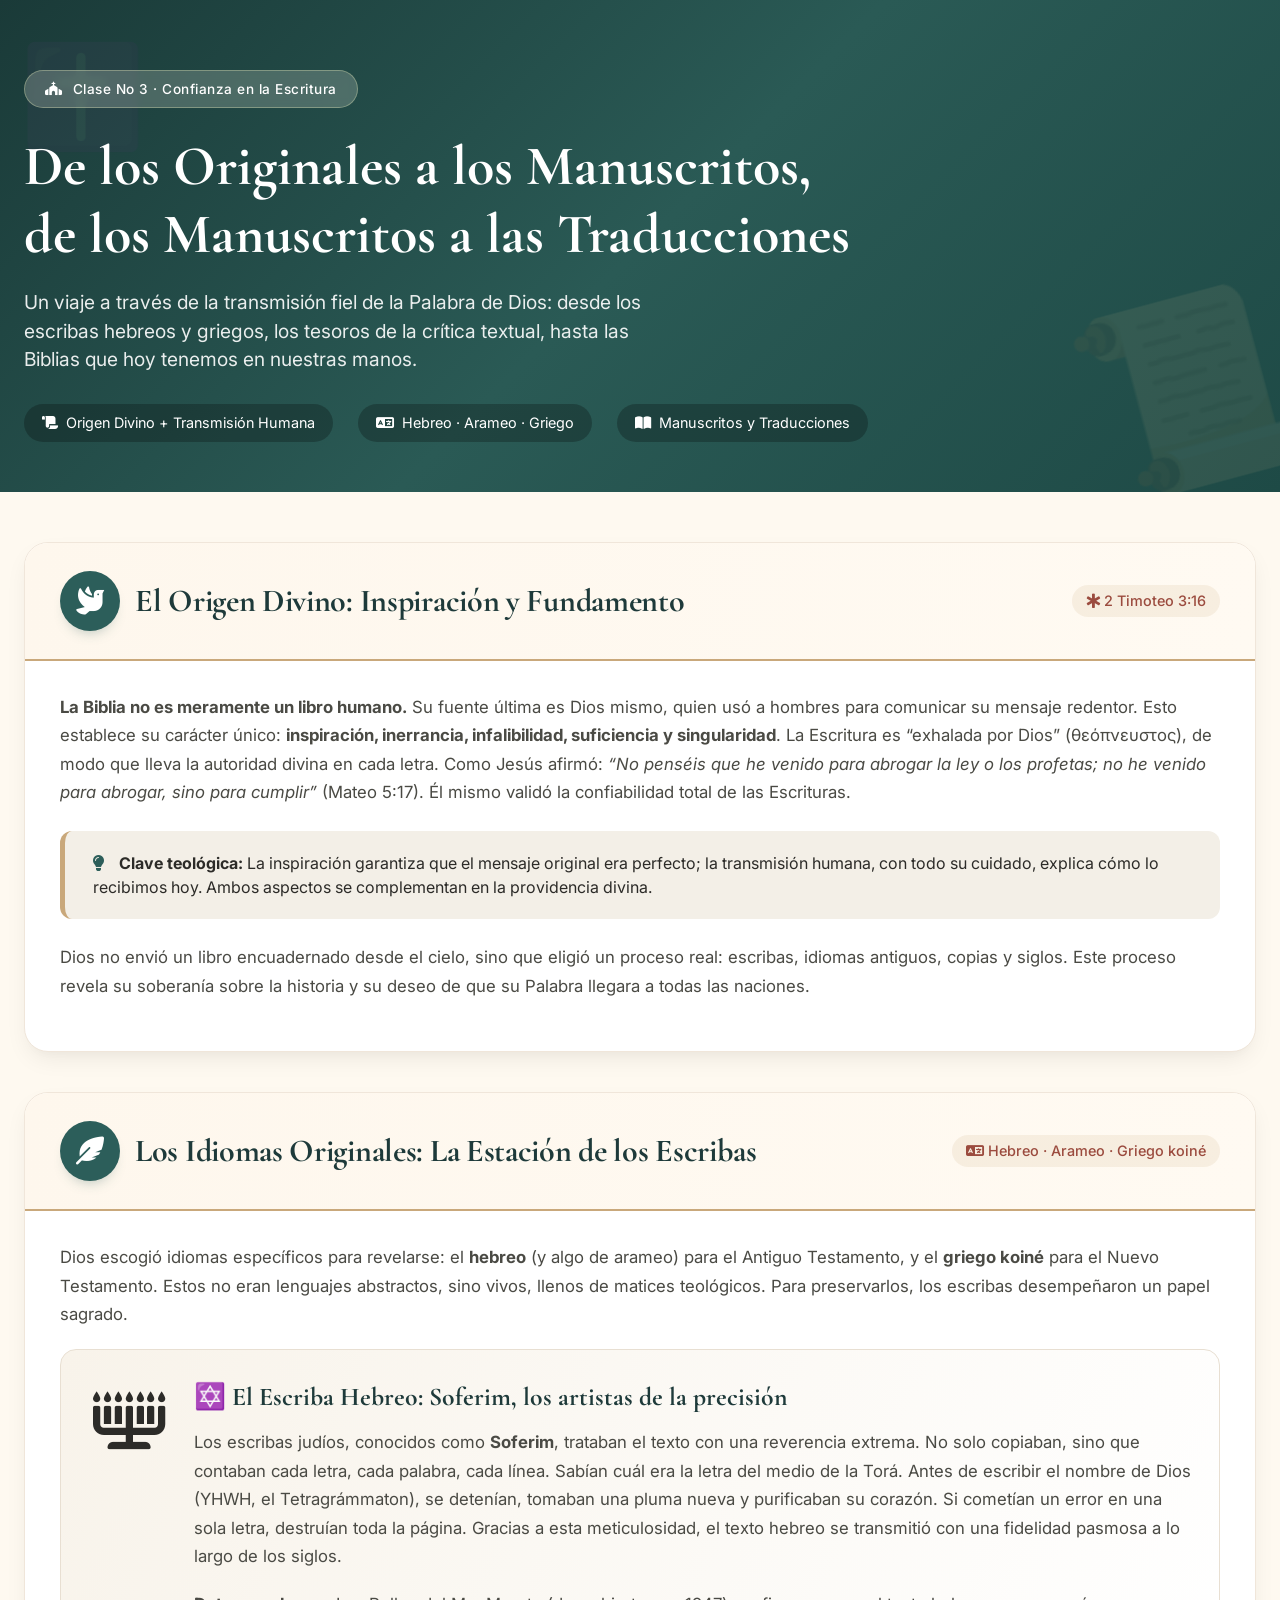
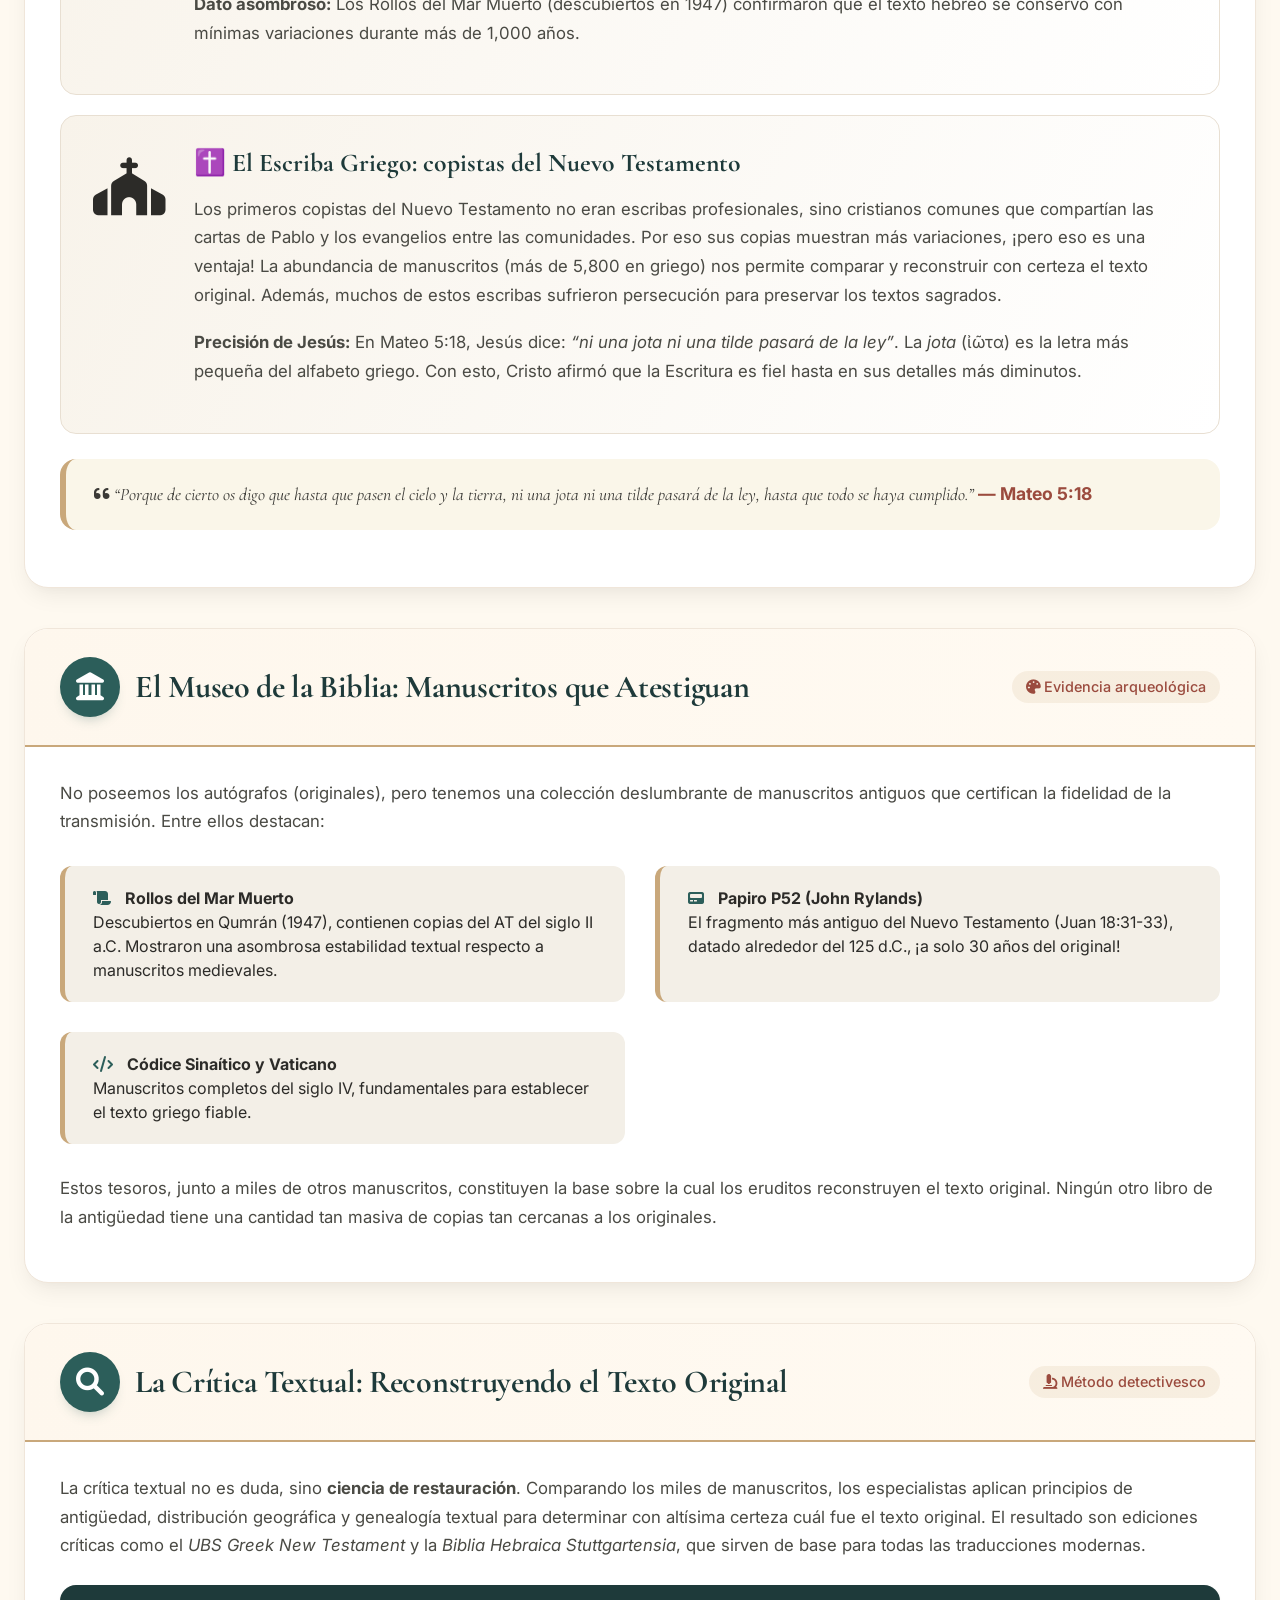
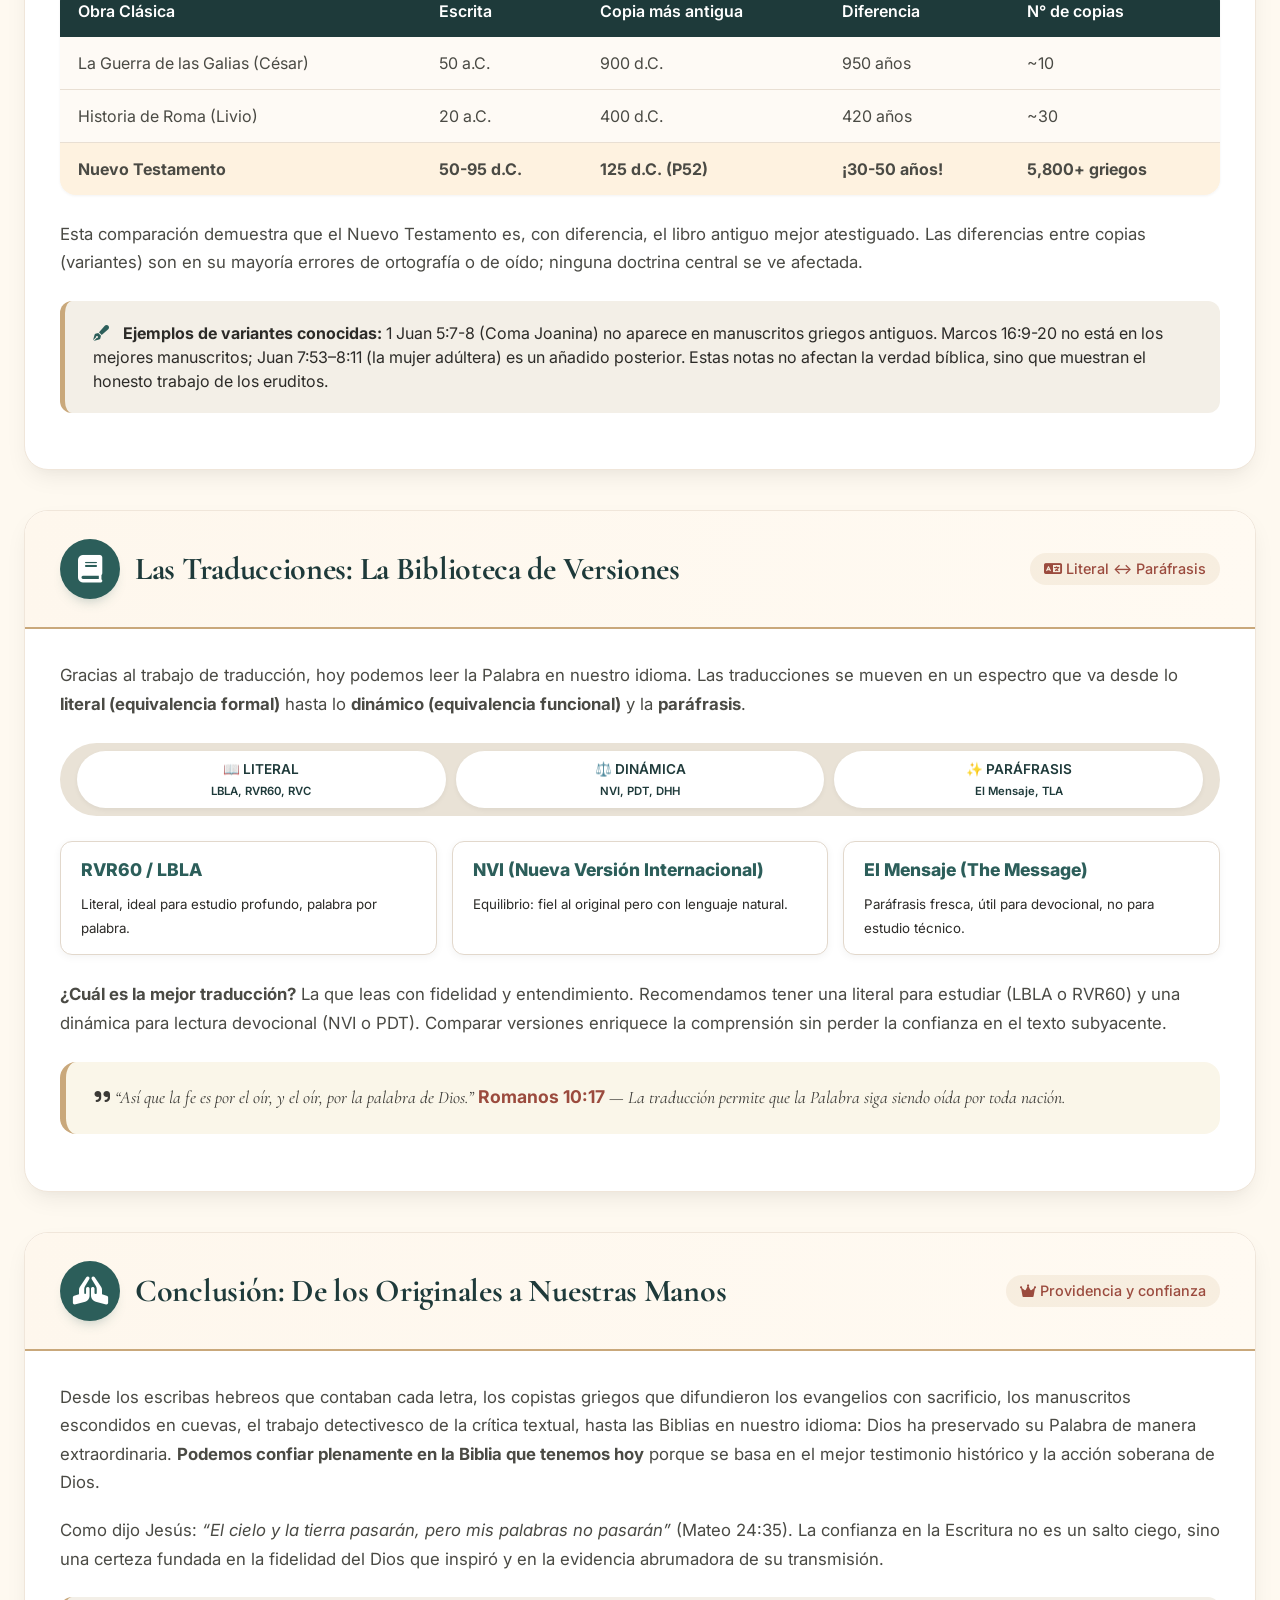
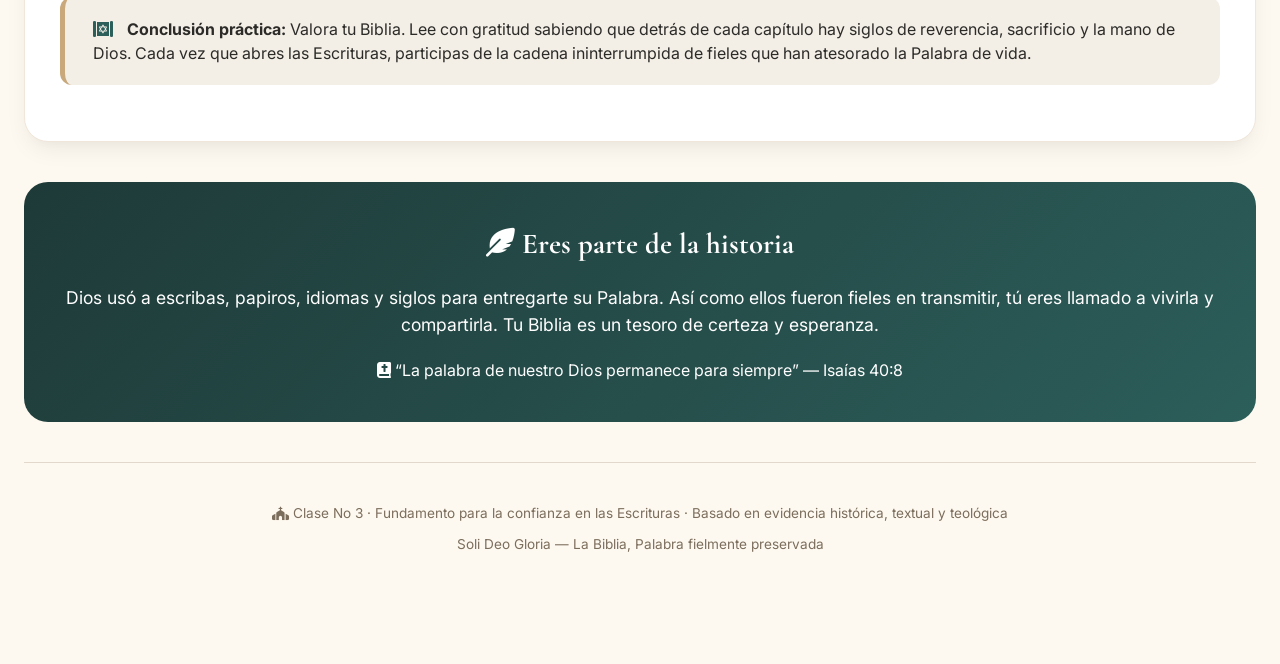
<file: clases/introduccion-biblia/clase-2-completa.html>
<!DOCTYPE html>
<html lang="es">
<head>
    <meta charset="UTF-8">
    <meta name="viewport" content="width=device-width, initial-scale=1.0, viewport-fit=cover">
    <title>Clase 3: Transmisión de la Biblia | De los Originales a las Traducciones</title>
    <link href="https://fonts.googleapis.com/css2?family=Inter:opsz,wght@14..32,300;14..32,400;14..32,500;14..32,600;14..32,700;14..32,800&family=Cormorant+Garamond:ital,wght@0,400;0,500;0,600;0,700;1,400;1,500&display=swap" rel="stylesheet">
    <link rel="stylesheet" href="https://cdnjs.cloudflare.com/ajax/libs/font-awesome/6.0.0-beta3/css/all.min.css">
    <style>
        /* ============================================
           ESTILOS PROFESIONALES PARA CLASE TEOLÓGICA
           Diseño moderno, elegante y educativo
        ============================================ */
        
        * {
            margin: 0;
            padding: 0;
            box-sizing: border-box;
        }

        :root {
            --primary-dark: #1e3a3a;
            --primary: #2c5e5a;
            --primary-light: #4a7c76;
            --accent-gold: #c9a87b;
            --accent-burgundy: #9b4b3e;
            --bg-warm: #fef9f0;
            --bg-parchment: #faf6e9;
            --text-dark: #2c2b28;
            --text-soft: #4a4a44;
            --shadow-md: 0 10px 25px -5px rgba(0,0,0,0.08), 0 8px 10px -6px rgba(0,0,0,0.02);
            --shadow-lg: 0 20px 30px -12px rgba(0,0,0,0.12);
            --radius-lg: 24px;
            --radius-md: 16px;
            --radius-sm: 12px;
        }

        body {
            background: var(--bg-warm);
            font-family: 'Inter', sans-serif;
            color: var(--text-dark);
            line-height: 1.5;
        }

        /* Header Principal */
        .hero-class {
            background: linear-gradient(135deg, #1a3a38 0%, #2a5a55 50%, #1e4a46 100%);
            color: white;
            padding: 70px 0 50px;
            position: relative;
            overflow: hidden;
        }

        .hero-class::before {
            content: '📜';
            position: absolute;
            bottom: -30px;
            right: -20px;
            font-size: 180px;
            opacity: 0.08;
            pointer-events: none;
            transform: rotate(-15deg);
        }

        .hero-class::after {
            content: '✝️';
            position: absolute;
            top: 20px;
            left: 20px;
            font-size: 100px;
            opacity: 0.05;
            pointer-events: none;
        }

        .container {
            max-width: 1280px;
            margin: 0 auto;
            padding: 0 24px;
            position: relative;
            z-index: 2;
        }

        .class-badge {
            display: inline-flex;
            align-items: center;
            gap: 10px;
            background: rgba(255,255,240,0.2);
            backdrop-filter: blur(4px);
            padding: 8px 20px;
            border-radius: 40px;
            font-size: 0.85rem;
            font-weight: 500;
            letter-spacing: 0.5px;
            margin-bottom: 25px;
            border: 1px solid rgba(255,255,200,0.3);
        }

        .hero-class h1 {
            font-family: 'Cormorant Garamond', serif;
            font-size: 3.5rem;
            font-weight: 700;
            line-height: 1.2;
            margin-bottom: 20px;
            max-width: 850px;
        }

        .hero-sub {
            font-size: 1.2rem;
            opacity: 0.9;
            max-width: 650px;
            margin-bottom: 30px;
        }

        .meta-info {
            display: flex;
            gap: 25px;
            flex-wrap: wrap;
            margin-top: 20px;
        }

        .meta-info span {
            display: flex;
            align-items: center;
            gap: 8px;
            background: rgba(0,0,0,0.25);
            padding: 8px 18px;
            border-radius: 50px;
            font-size: 0.9rem;
        }

        /* Contenido principal */
        .content-wrapper {
            margin: 50px auto 70px;
        }

        /* Secciones temáticas */
        .theme-section {
            background: white;
            border-radius: var(--radius-lg);
            margin-bottom: 40px;
            overflow: hidden;
            box-shadow: var(--shadow-md);
            transition: transform 0.2s ease, box-shadow 0.2s;
            border: 1px solid #f0e6da;
        }

        .theme-section:hover {
            transform: translateY(-3px);
            box-shadow: var(--shadow-lg);
        }

        .section-header {
            background: linear-gradient(95deg, #fef7ed 0%, #fffaf2 100%);
            padding: 28px 35px;
            border-bottom: 2px solid var(--accent-gold);
            display: flex;
            align-items: center;
            gap: 15px;
            flex-wrap: wrap;
        }

        .section-icon {
            width: 60px;
            height: 60px;
            background: var(--primary);
            border-radius: 50%;
            display: flex;
            align-items: center;
            justify-content: center;
            font-size: 28px;
            color: white;
            box-shadow: 0 8px 14px -8px rgba(44,94,90,0.4);
        }

        .section-header h2 {
            font-family: 'Cormorant Garamond', serif;
            font-size: 2rem;
            font-weight: 700;
            color: var(--primary-dark);
            margin: 0;
            letter-spacing: -0.3px;
        }

        .section-sub {
            color: var(--accent-burgundy);
            font-weight: 500;
            margin-left: auto;
            font-size: 0.9rem;
            background: rgba(201,168,123,0.15);
            padding: 5px 14px;
            border-radius: 40px;
        }

        .section-content {
            padding: 32px 35px;
        }

        .section-content p {
            font-size: 1.05rem;
            line-height: 1.7;
            color: var(--text-soft);
            margin-bottom: 1.2rem;
        }

        .highlight-box {
            background: #f3efe7;
            border-left: 5px solid var(--accent-gold);
            padding: 20px 28px;
            border-radius: var(--radius-sm);
            margin: 24px 0;
            font-style: normal;
        }

        .highlight-box i {
            color: var(--primary);
            margin-right: 10px;
        }

        .scribe-card {
            display: flex;
            gap: 25px;
            background: linear-gradient(115deg, #f8f3ea, #ffffff);
            border-radius: var(--radius-md);
            padding: 28px;
            margin: 20px 0;
            flex-wrap: wrap;
            border: 1px solid #e8dfd2;
        }

        .scribe-icon {
            font-size: 58px;
            min-width: 80px;
            text-align: center;
        }

        .scribe-text {
            flex: 1;
        }

        .scribe-text h3 {
            font-family: 'Cormorant Garamond', serif;
            font-size: 1.6rem;
            color: var(--primary-dark);
            margin-bottom: 12px;
        }

        .data-table {
            width: 100%;
            border-collapse: collapse;
            background: #fefaf5;
            border-radius: var(--radius-md);
            overflow: hidden;
            margin: 25px 0;
            box-shadow: 0 1px 3px rgba(0,0,0,0.05);
        }

        .data-table th {
            background: var(--primary-dark);
            color: white;
            padding: 14px 18px;
            text-align: left;
            font-weight: 600;
        }

        .data-table td {
            padding: 14px 18px;
            border-bottom: 1px solid #e9dfd3;
            color: var(--text-soft);
        }

        .data-table tr:last-child td {
            border-bottom: none;
        }

        .spectrum-line {
            display: flex;
            justify-content: space-between;
            background: #e9e2d6;
            border-radius: 60px;
            padding: 8px 12px;
            margin: 25px 0;
            position: relative;
            flex-wrap: wrap;
        }

        .spectrum-point {
            text-align: center;
            flex: 1;
            padding: 8px;
            background: white;
            margin: 0 5px;
            border-radius: 40px;
            font-weight: 600;
            font-size: 0.85rem;
            color: var(--primary-dark);
            box-shadow: 0 2px 5px rgba(0,0,0,0.05);
        }

        .bible-versions {
            display: flex;
            flex-wrap: wrap;
            gap: 15px;
            margin: 25px 0;
        }

        .version-card {
            background: white;
            border-radius: var(--radius-sm);
            padding: 15px 20px;
            flex: 1 1 180px;
            box-shadow: 0 2px 8px rgba(0,0,0,0.05);
            border: 1px solid #e2d8cc;
            transition: all 0.2s;
        }

        .version-card:hover {
            border-color: var(--accent-gold);
            transform: translateY(-2px);
        }

        .version-name {
            font-weight: 800;
            color: var(--primary);
            margin-bottom: 8px;
            font-size: 1.1rem;
        }

        .verse-quote {
            background: var(--bg-parchment);
            padding: 22px 28px;
            border-radius: var(--radius-md);
            margin: 25px 0;
            font-style: italic;
            border-left: 6px solid var(--accent-gold);
            font-family: 'Cormorant Garamond', serif;
            font-size: 1.1rem;
            color: #3b3a36;
        }

        .verse-quote strong {
            font-family: 'Inter', sans-serif;
            font-style: normal;
            color: var(--accent-burgundy);
        }

        .grid-2col {
            display: grid;
            grid-template-columns: repeat(2, 1fr);
            gap: 30px;
            margin: 30px 0;
        }

        @media (max-width: 780px) {
            .grid-2col {
                grid-template-columns: 1fr;
            }
            .hero-class h1 {
                font-size: 2.2rem;
            }
            .section-header h2 {
                font-size: 1.5rem;
            }
            .section-content {
                padding: 24px;
            }
            .section-header {
                padding: 20px 24px;
            }
        }

        .conclusion-box {
            background: linear-gradient(135deg, #1e3a38, #2c5e5a);
            color: white;
            border-radius: var(--radius-lg);
            padding: 40px;
            margin-top: 20px;
            text-align: center;
        }

        .conclusion-box h3 {
            font-size: 1.8rem;
            font-family: 'Cormorant Garamond', serif;
            margin-bottom: 20px;
        }

        footer {
            text-align: center;
            padding: 40px 20px;
            border-top: 1px solid #e2d8cc;
            margin-top: 40px;
            color: #7c6e5d;
            font-size: 0.85rem;
        }

        .inline-icon {
            margin-right: 8px;
            color: var(--primary);
        }
    </style>
</head>
<body>
<div class="hero-class">
    <div class="container">
        <div class="class-badge">
            <i class="fas fa-church"></i> Clase No 3 · Confianza en la Escritura
        </div>
        <h1>De los Originales a los Manuscritos,<br>de los Manuscritos a las Traducciones</h1>
        <p class="hero-sub">Un viaje a través de la transmisión fiel de la Palabra de Dios: desde los escribas hebreos y griegos, los tesoros de la crítica textual, hasta las Biblias que hoy tenemos en nuestras manos.</p>
        <div class="meta-info">
            <span><i class="fas fa-scroll"></i> Origen Divino + Transmisión Humana</span>
            <span><i class="fas fa-language"></i> Hebreo · Arameo · Griego</span>
            <span><i class="fas fa-book-open"></i> Manuscritos y Traducciones</span>
        </div>
    </div>
</div>

<div class="container content-wrapper">
    <!-- 1. EL ORIGEN DIVINO -->
    <div class="theme-section">
        <div class="section-header">
            <div class="section-icon"><i class="fas fa-dove"></i></div>
            <h2>El Origen Divino: Inspiración y Fundamento</h2>
            <div class="section-sub"><i class="fas fa-star-of-life"></i> 2 Timoteo 3:16</div>
        </div>
        <div class="section-content">
            <p><strong>La Biblia no es meramente un libro humano.</strong> Su fuente última es Dios mismo, quien usó a hombres para comunicar su mensaje redentor. Esto establece su carácter único: <strong>inspiración, inerrancia, infalibilidad, suficiencia y singularidad</strong>. La Escritura es “exhalada por Dios” (θεόπνευστος), de modo que lleva la autoridad divina en cada letra. Como Jesús afirmó: <em>“No penséis que he venido para abrogar la ley o los profetas; no he venido para abrogar, sino para cumplir”</em> (Mateo 5:17). Él mismo validó la confiabilidad total de las Escrituras.</p>
            <div class="highlight-box">
                <i class="fas fa-lightbulb"></i> <strong>Clave teológica:</strong> La inspiración garantiza que el mensaje original era perfecto; la transmisión humana, con todo su cuidado, explica cómo lo recibimos hoy. Ambos aspectos se complementan en la providencia divina.
            </div>
            <p>Dios no envió un libro encuadernado desde el cielo, sino que eligió un proceso real: escribas, idiomas antiguos, copias y siglos. Este proceso revela su soberanía sobre la historia y su deseo de que su Palabra llegara a todas las naciones.</p>
        </div>
    </div>

    <!-- 2. LOS IDIOMAS ORIGINALES: ESCRIBAS HEBREO Y GRIEGO -->
    <div class="theme-section">
        <div class="section-header">
            <div class="section-icon"><i class="fas fa-feather-alt"></i></div>
            <h2>Los Idiomas Originales: La Estación de los Escribas</h2>
            <div class="section-sub"><i class="fas fa-language"></i> Hebreo · Arameo · Griego koiné</div>
        </div>
        <div class="section-content">
            <p>Dios escogió idiomas específicos para revelarse: el <strong>hebreo</strong> (y algo de arameo) para el Antiguo Testamento, y el <strong>griego koiné</strong> para el Nuevo Testamento. Estos no eran lenguajes abstractos, sino vivos, llenos de matices teológicos. Para preservarlos, los escribas desempeñaron un papel sagrado.</p>

            <div class="scribe-card">
                <div class="scribe-icon"><i class="fas fa-menorah"></i></div>
                <div class="scribe-text">
                    <h3>✡️ El Escriba Hebreo: Soferim, los artistas de la precisión</h3>
                    <p>Los escribas judíos, conocidos como <strong>Soferim</strong>, trataban el texto con una reverencia extrema. No solo copiaban, sino que contaban cada letra, cada palabra, cada línea. Sabían cuál era la letra del medio de la Torá. Antes de escribir el nombre de Dios (YHWH, el Tetragrámmaton), se detenían, tomaban una pluma nueva y purificaban su corazón. Si cometían un error en una sola letra, destruían toda la página. Gracias a esta meticulosidad, el texto hebreo se transmitió con una fidelidad pasmosa a lo largo de los siglos.</p>
                    <p><strong>Dato asombroso:</strong> Los Rollos del Mar Muerto (descubiertos en 1947) confirmaron que el texto hebreo se conservó con mínimas variaciones durante más de 1,000 años.</p>
                </div>
            </div>

            <div class="scribe-card">
                <div class="scribe-icon"><i class="fas fa-church"></i></div>
                <div class="scribe-text">
                    <h3>✝️ El Escriba Griego: copistas del Nuevo Testamento</h3>
                    <p>Los primeros copistas del Nuevo Testamento no eran escribas profesionales, sino cristianos comunes que compartían las cartas de Pablo y los evangelios entre las comunidades. Por eso sus copias muestran más variaciones, ¡pero eso es una ventaja! La abundancia de manuscritos (más de 5,800 en griego) nos permite comparar y reconstruir con certeza el texto original. Además, muchos de estos escribas sufrieron persecución para preservar los textos sagrados.</p>
                    <p><strong>Precisión de Jesús:</strong> En Mateo 5:18, Jesús dice: <em>“ni una jota ni una tilde pasará de la ley”</em>. La <em>jota</em> (ἰῶτα) es la letra más pequeña del alfabeto griego. Con esto, Cristo afirmó que la Escritura es fiel hasta en sus detalles más diminutos.</p>
                </div>
            </div>
            <div class="verse-quote">
                <i class="fas fa-quote-left"></i> “Porque de cierto os digo que hasta que pasen el cielo y la tierra, ni una jota ni una tilde pasará de la ley, hasta que todo se haya cumplido.” <strong>— Mateo 5:18</strong>
            </div>
        </div>
    </div>

    <!-- 3. EL MUSEO DE LA BIBLIA: TESOROS DEL PASADO -->
    <div class="theme-section">
        <div class="section-header">
            <div class="section-icon"><i class="fas fa-landmark"></i></div>
            <h2>El Museo de la Biblia: Manuscritos que Atestiguan</h2>
            <div class="section-sub"><i class="fas fa-palette"></i> Evidencia arqueológica</div>
        </div>
        <div class="section-content">
            <p>No poseemos los autógrafos (originales), pero tenemos una colección deslumbrante de manuscritos antiguos que certifican la fidelidad de la transmisión. Entre ellos destacan:</p>
            <div class="grid-2col">
                <div class="highlight-box" style="margin:0;">
                    <i class="fas fa-scroll"></i> <strong>Rollos del Mar Muerto</strong><br>
                    Descubiertos en Qumrán (1947), contienen copias del AT del siglo II a.C. Mostraron una asombrosa estabilidad textual respecto a manuscritos medievales.
                </div>
                <div class="highlight-box" style="margin:0;">
                    <i class="fas fa-pager"></i> <strong>Papiro P52 (John Rylands)</strong><br>
                    El fragmento más antiguo del Nuevo Testamento (Juan 18:31-33), datado alrededor del 125 d.C., ¡a solo 30 años del original!
                </div>
                <div class="highlight-box" style="margin:0;">
                    <i class="fas fa-code"></i> <strong>Códice Sinaítico y Vaticano</strong><br>
                    Manuscritos completos del siglo IV, fundamentales para establecer el texto griego fiable.
                </div>
            </div>
            <p>Estos tesoros, junto a miles de otros manuscritos, constituyen la base sobre la cual los eruditos reconstruyen el texto original. Ningún otro libro de la antigüedad tiene una cantidad tan masiva de copias tan cercanas a los originales.</p>
        </div>
    </div>

    <!-- 4. CRÍTICA TEXTUAL: EL TALLER DEL DETECTIVE -->
    <div class="theme-section">
        <div class="section-header">
            <div class="section-icon"><i class="fas fa-search"></i></div>
            <h2>La Crítica Textual: Reconstruyendo el Texto Original</h2>
            <div class="section-sub"><i class="fas fa-microscope"></i> Método detectivesco</div>
        </div>
        <div class="section-content">
            <p>La crítica textual no es duda, sino <strong>ciencia de restauración</strong>. Comparando los miles de manuscritos, los especialistas aplican principios de antigüedad, distribución geográfica y genealogía textual para determinar con altísima certeza cuál fue el texto original. El resultado son ediciones críticas como el <em>UBS Greek New Testament</em> y la <em>Biblia Hebraica Stuttgartensia</em>, que sirven de base para todas las traducciones modernas.</p>

            <table class="data-table">
                <thead><tr><th>Obra Clásica</th><th>Escrita</th><th>Copia más antigua</th><th>Diferencia</th><th>N° de copias</th></tr>
                </thead>
                <tbody>
                    <tr><td>La Guerra de las Galias (César)</td><td>50 a.C.</td><td>900 d.C.</td><td>950 años</td><td>~10</td></tr>
                    <tr><td>Historia de Roma (Livio)</td><td>20 a.C.</td><td>400 d.C.</td><td>420 años</td><td>~30</td></tr>
                    <tr style="background:#fef2e0;"><td><strong>Nuevo Testamento</strong></td><td><strong>50-95 d.C.</strong></td><td><strong>125 d.C. (P52)</strong></td><td><strong>¡30-50 años!</strong></td><td><strong>5,800+ griegos</strong></td></tr>
                </tbody>
            </table>
            <p>Esta comparación demuestra que el Nuevo Testamento es, con diferencia, el libro antiguo mejor atestiguado. Las diferencias entre copias (variantes) son en su mayoría errores de ortografía o de oído; ninguna doctrina central se ve afectada.</p>
            <div class="highlight-box">
                <i class="fas fa-pen-fancy"></i> <strong>Ejemplos de variantes conocidas:</strong> 1 Juan 5:7-8 (Coma Joanina) no aparece en manuscritos griegos antiguos. Marcos 16:9-20 no está en los mejores manuscritos; Juan 7:53–8:11 (la mujer adúltera) es un añadido posterior. Estas notas no afectan la verdad bíblica, sino que muestran el honesto trabajo de los eruditos.
            </div>
        </div>
    </div>

    <!-- 5. LAS TRADUCCIONES: ESPECTRO Y CRITERIO -->
    <div class="theme-section">
        <div class="section-header">
            <div class="section-icon"><i class="fas fa-book"></i></div>
            <h2>Las Traducciones: La Biblioteca de Versiones</h2>
            <div class="section-sub"><i class="fas fa-language"></i> Literal ↔ Paráfrasis</div>
        </div>
        <div class="section-content">
            <p>Gracias al trabajo de traducción, hoy podemos leer la Palabra en nuestro idioma. Las traducciones se mueven en un espectro que va desde lo <strong>literal (equivalencia formal)</strong> hasta lo <strong>dinámico (equivalencia funcional)</strong> y la <strong>paráfrasis</strong>.</p>

            <div class="spectrum-line">
                <span class="spectrum-point">📖 LITERAL<br><small>LBLA, RVR60, RVC</small></span>
                <span class="spectrum-point">⚖️ DINÁMICA<br><small>NVI, PDT, DHH</small></span>
                <span class="spectrum-point">✨ PARÁFRASIS<br><small>El Mensaje, TLA</small></span>
            </div>

            <div class="bible-versions">
                <div class="version-card"><div class="version-name">RVR60 / LBLA</div><small>Literal, ideal para estudio profundo, palabra por palabra.</small></div>
                <div class="version-card"><div class="version-name">NVI (Nueva Versión Internacional)</div><small>Equilibrio: fiel al original pero con lenguaje natural.</small></div>
                <div class="version-card"><div class="version-name">El Mensaje (The Message)</div><small>Paráfrasis fresca, útil para devocional, no para estudio técnico.</small></div>
            </div>

            <p><strong>¿Cuál es la mejor traducción?</strong> La que leas con fidelidad y entendimiento. Recomendamos tener una literal para estudiar (LBLA o RVR60) y una dinámica para lectura devocional (NVI o PDT). Comparar versiones enriquece la comprensión sin perder la confianza en el texto subyacente.</p>
            <div class="verse-quote">
                <i class="fas fa-quote-right"></i> “Así que la fe es por el oír, y el oír, por la palabra de Dios.” <strong>Romanos 10:17</strong> — La traducción permite que la Palabra siga siendo oída por toda nación.
            </div>
        </div>
    </div>

    <!-- 6. EL TESTIMONIO DE LA FIDELIDAD DIVINA -->
    <div class="theme-section">
        <div class="section-header">
            <div class="section-icon"><i class="fas fa-hands-praying"></i></div>
            <h2>Conclusión: De los Originales a Nuestras Manos</h2>
            <div class="section-sub"><i class="fas fa-crown"></i> Providencia y confianza</div>
        </div>
        <div class="section-content">
            <p>Desde los escribas hebreos que contaban cada letra, los copistas griegos que difundieron los evangelios con sacrificio, los manuscritos escondidos en cuevas, el trabajo detectivesco de la crítica textual, hasta las Biblias en nuestro idioma: Dios ha preservado su Palabra de manera extraordinaria. <strong>Podemos confiar plenamente en la Biblia que tenemos hoy</strong> porque se basa en el mejor testimonio histórico y la acción soberana de Dios.</p>
            <p>Como dijo Jesús: <em>“El cielo y la tierra pasarán, pero mis palabras no pasarán”</em> (Mateo 24:35). La confianza en la Escritura no es un salto ciego, sino una certeza fundada en la fidelidad del Dios que inspiró y en la evidencia abrumadora de su transmisión.</p>
            <div class="highlight-box">
                <i class="fas fa-torah"></i> <strong>Conclusión práctica:</strong> Valora tu Biblia. Lee con gratitud sabiendo que detrás de cada capítulo hay siglos de reverencia, sacrificio y la mano de Dios. Cada vez que abres las Escrituras, participas de la cadena ininterrumpida de fieles que han atesorado la Palabra de vida.
            </div>
        </div>
    </div>

    <!-- Cierre Inspirador -->
    <div class="conclusion-box">
        <h3><i class="fas fa-feather-alt"></i> Eres parte de la historia</h3>
        <p style="font-size:1.1rem; margin-bottom:0;">Dios usó a escribas, papiros, idiomas y siglos para entregarte su Palabra. Así como ellos fueron fieles en transmitir, tú eres llamado a vivirla y compartirla. Tu Biblia es un tesoro de certeza y esperanza.</p>
        <p style="margin-top: 20px;"><i class="fas fa-bible"></i> “La palabra de nuestro Dios permanece para siempre” — Isaías 40:8</p>
    </div>

    <footer>
        <p><i class="fas fa-church"></i> Clase No 3 · Fundamento para la confianza en las Escrituras · Basado en evidencia histórica, textual y teológica</p>
        <p style="margin-top: 10px;">Soli Deo Gloria — La Biblia, Palabra fielmente preservada</p>
    </footer>
</div>
</body>
</html>
</file>
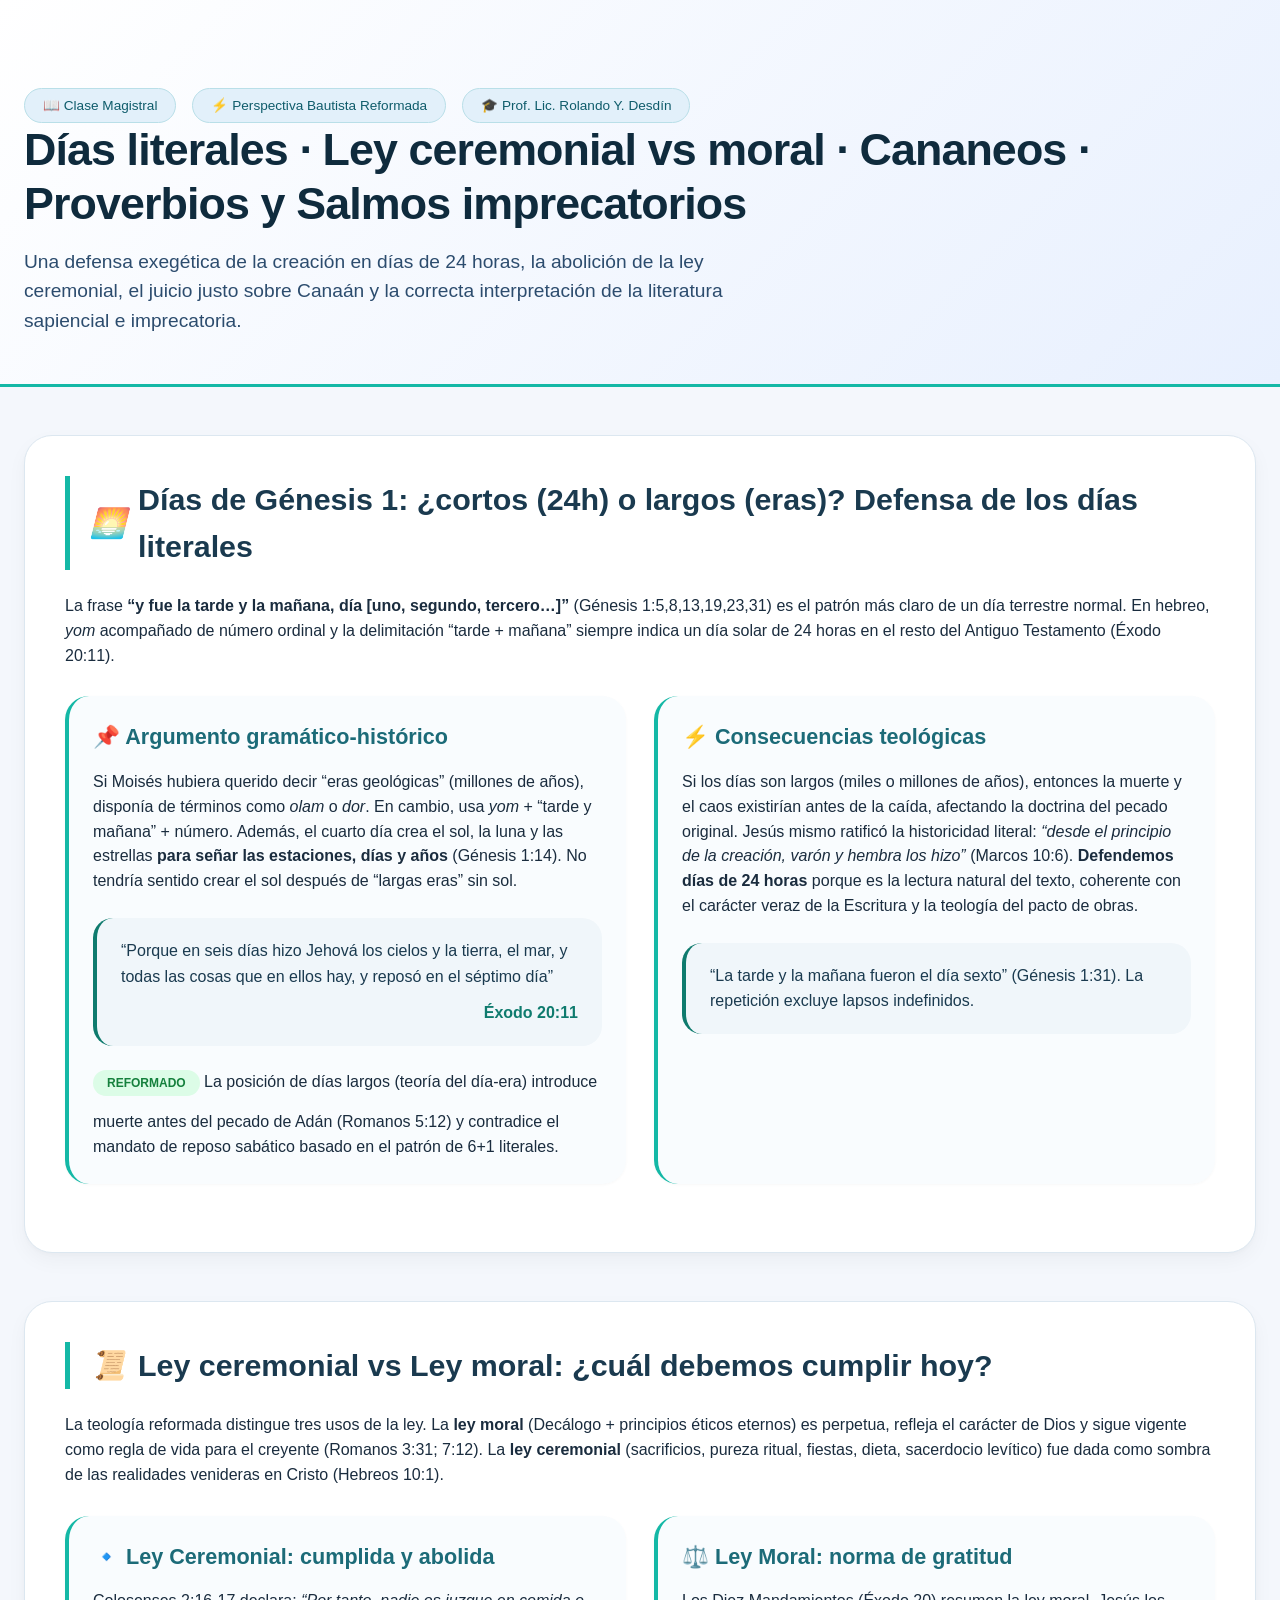
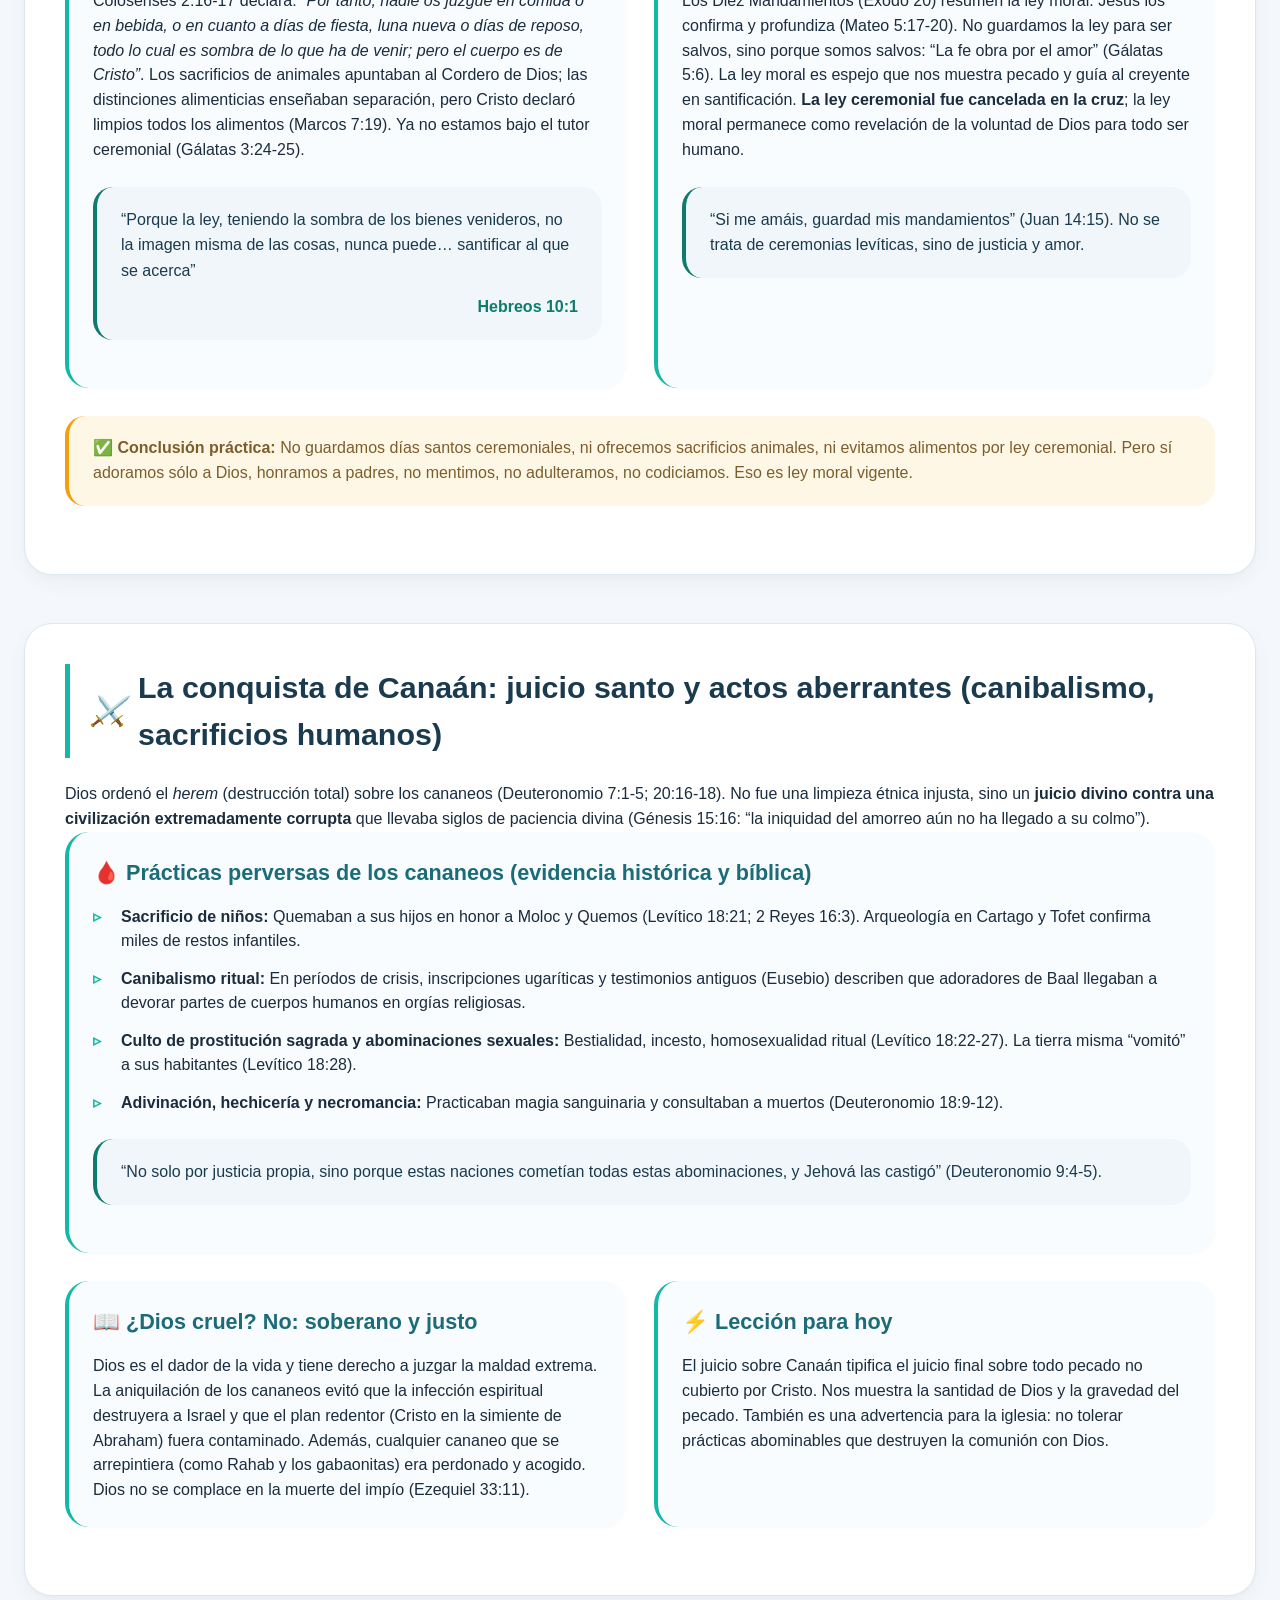
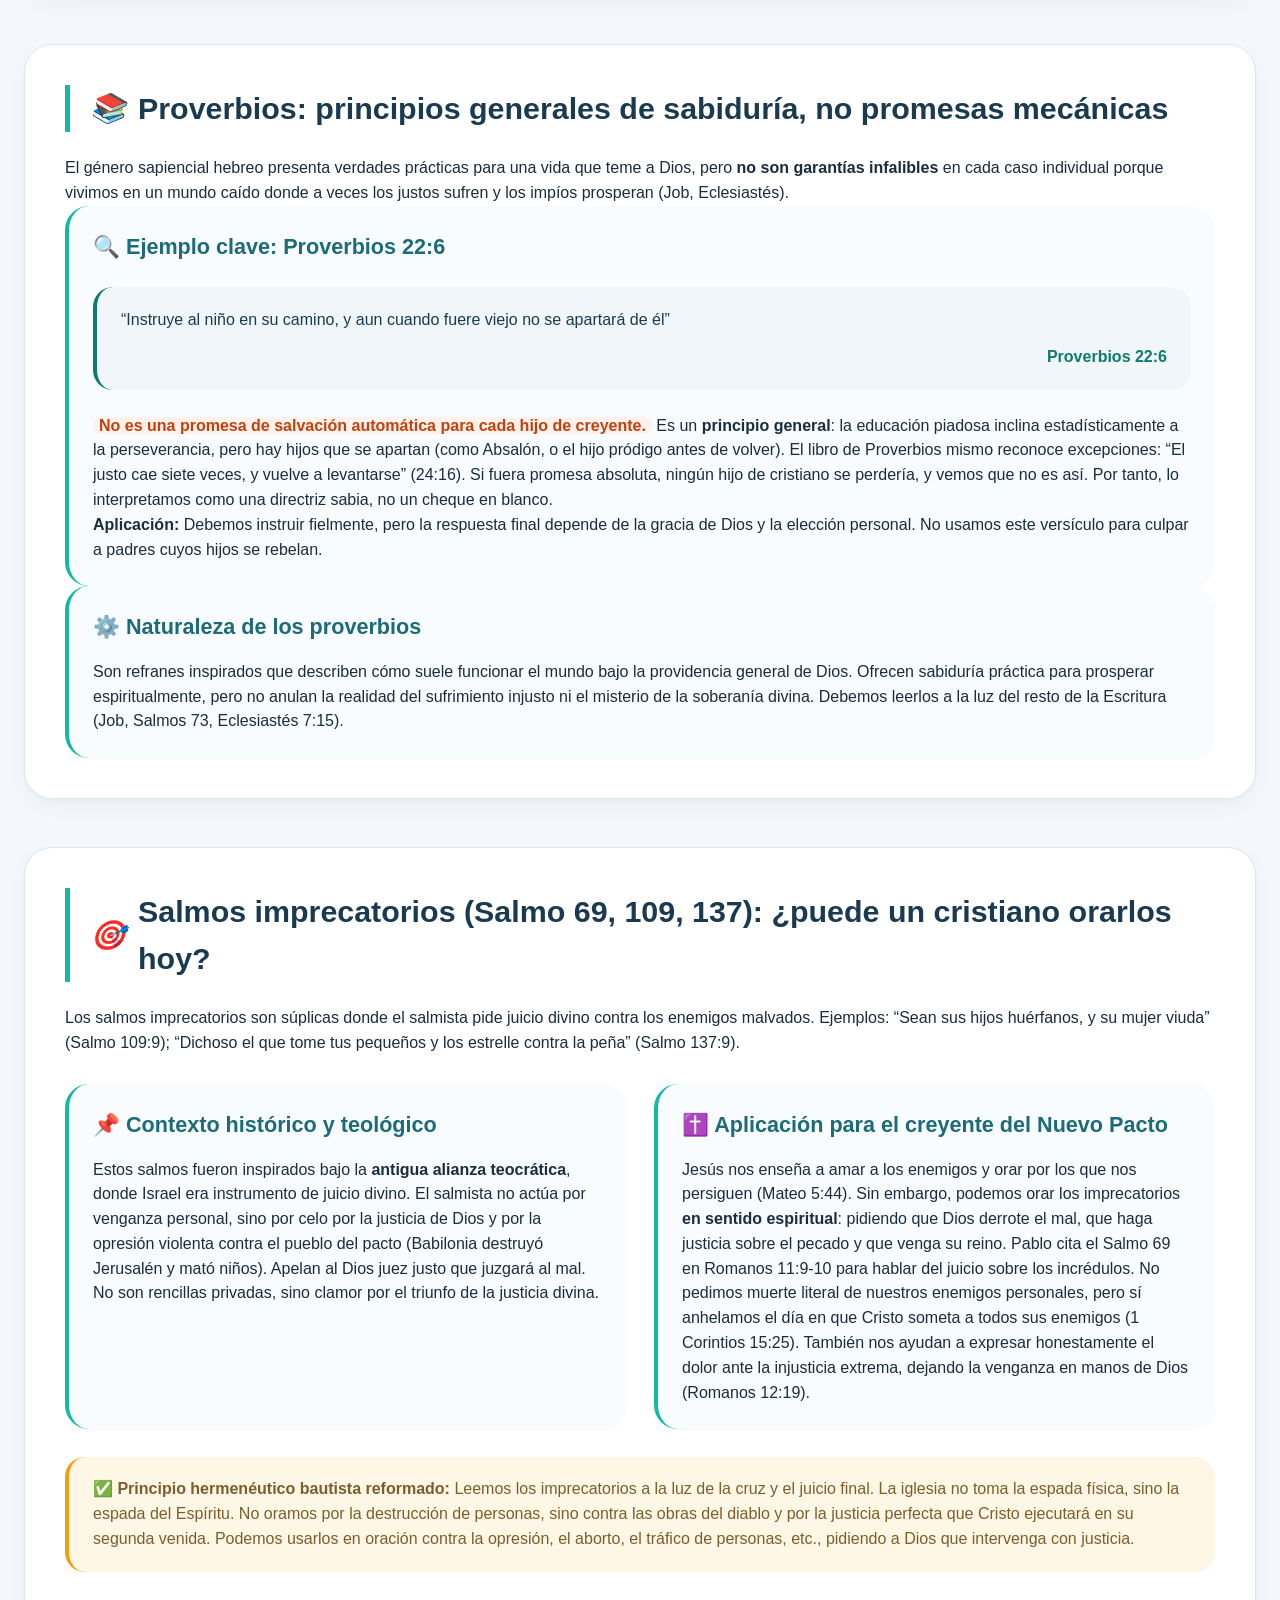
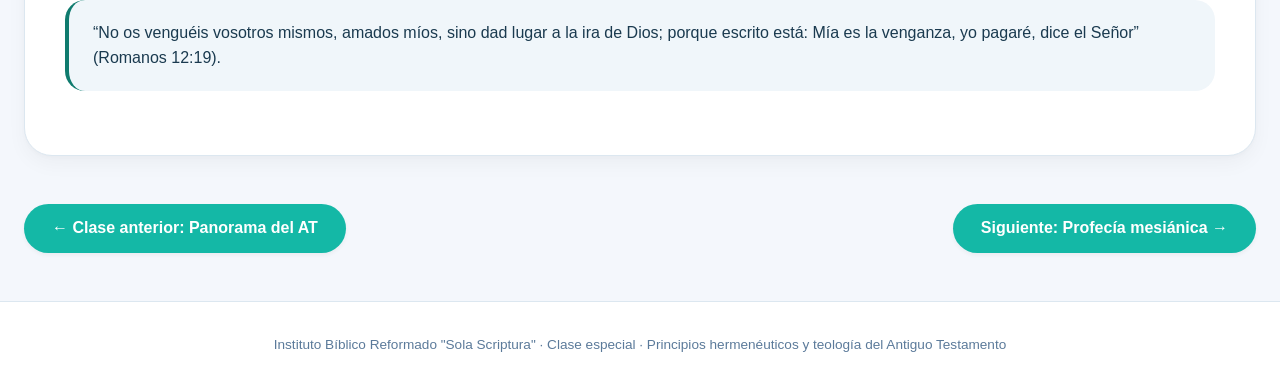
<file: clases/introduccion-biblia/ejemplos_clase3.html>
<!DOCTYPE html>
<html lang="es">
<head>
    <meta charset="UTF-8">
    <meta name="viewport" content="width=device-width, initial-scale=1.0, viewport-fit=cover">
    <title>Clase Especial: Creación, Ley, Cananeos, Proverbios y Salmos | Instituto Bíblico</title>
  <style>
    /* ============================================
   ESTILOS CLAROS Y MODERNOS - ALTO CONTRASTE
   Paleta: fondo claro, texto oscuro, acentos vibrantes
   Diseño cómodo para lectura prolongada
   ============================================ */

* {
    margin: 0;
    padding: 0;
    box-sizing: border-box;
}

body {
    background: #F4F7FC;
    font-family: 'Inter', -apple-system, BlinkMacSystemFont, 'Segoe UI', Roboto, 'Helvetica Neue', sans-serif;
    color: #1A2C3E;
    line-height: 1.55;
}

.container {
    max-width: 1280px;
    margin: 0 auto;
    padding: 0 24px;
}

/* ===== HEADER CLARO ===== */
.hero {
    background: linear-gradient(135deg, #FFFFFF, #E8F0FE);
    padding: 60px 0 48px;
    border-bottom: 3px solid #14B8A6;
    position: relative;
}

.hero h1 {
    font-size: 2.8rem;
    font-weight: 800;
    color: #0F2B3D;
    letter-spacing: -0.02em;
    margin-bottom: 16px;
    line-height: 1.2;
}

.hero p {
    font-size: 1.2rem;
    color: #2C4C6E;
    max-width: 750px;
}

.meta {
    display: flex;
    gap: 16px;
    margin-top: 28px;
    flex-wrap: wrap;
}

.meta span {
    background: #E2F0FA;
    padding: 6px 18px;
    border-radius: 40px;
    font-size: 0.85rem;
    font-weight: 500;
    color: #0F5C6B;
    border: 1px solid #B9DFE8;
}

/* ===== TARJETAS PRINCIPALES ===== */
.section-card {
    background: #FFFFFF;
    border-radius: 28px;
    padding: 40px;
    margin: 48px 0;
    box-shadow: 0 8px 20px rgba(0, 0, 0, 0.04), 0 2px 4px rgba(0, 0, 0, 0.02);
    border: 1px solid #DCE7F0;
    transition: box-shadow 0.2s ease;
}

.section-card:hover {
    box-shadow: 0 16px 32px rgba(0, 0, 0, 0.06);
}

.section-title {
    font-size: 1.9rem;
    font-weight: 700;
    margin-bottom: 24px;
    display: flex;
    align-items: center;
    gap: 12px;
    border-left: 5px solid #14B8A6;
    padding-left: 20px;
    color: #1A3A4F;
}

.section-title i {
    font-size: 1.8rem;
}

/* ===== GRID Y CAJAS INFORMATIVAS ===== */
.grid-2cols {
    display: grid;
    grid-template-columns: repeat(auto-fit, minmax(320px, 1fr));
    gap: 28px;
    margin: 28px 0;
}

.info-box {
    background: #F9FCFE;
    padding: 24px;
    border-radius: 24px;
    border-left: 4px solid #14B8A6;
    box-shadow: 0 1px 3px rgba(0,0,0,0.03);
    transition: all 0.2s;
}

.info-box h3 {
    font-size: 1.35rem;
    margin-bottom: 16px;
    color: #1C6B78;
    font-weight: 600;
}

/* ===== VERSÍCULOS DESTACADOS ===== */
.versiculo {
    background: #F0F6FA;
    padding: 20px 24px;
    border-radius: 20px;
    margin: 24px 0;
    border-left: 4px solid #0F7B6E;
    font-style: normal;
}

.versiculo p {
    font-size: 1rem;
    color: #1A3A4F;
    line-height: 1.6;
}

.versiculo cite {
    display: block;
    text-align: right;
    margin-top: 12px;
    color: #0F7B6E;
    font-weight: 600;
    font-style: normal;
}

/* ===== BADGES Y ETIQUETAS ===== */
.badge {
    background: #DCFCE7;
    color: #15803D;
    padding: 4px 14px;
    border-radius: 40px;
    font-size: 0.75rem;
    font-weight: 600;
    display: inline-block;
    margin-bottom: 14px;
}

/* ===== CAJA DE ADVERTENCIA / DESTACADO ===== */
.warning-box {
    background: #FFF7E5;
    border-left: 4px solid #F59E0B;
    padding: 20px 24px;
    border-radius: 20px;
    margin: 28px 0;
    color: #7B5E2C;
    font-weight: 500;
}

.highlight {
    color: #C2410C;
    font-weight: 700;
    background: #FFF1EB;
    padding: 0 6px;
    border-radius: 8px;
}

/* ===== LISTAS CON ÍCONOS ===== */
.principle-list {
    list-style: none;
    padding-left: 0;
}

.principle-list li {
    margin-bottom: 14px;
    padding-left: 28px;
    position: relative;
    line-height: 1.5;
}

.principle-list li::before {
    content: "▹";
    position: absolute;
    left: 0;
    color: #14B8A6;
    font-weight: bold;
}

/* ===== NAVEGACIÓN ===== */
.navegacion {
    display: flex;
    justify-content: space-between;
    margin-top: 48px;
    margin-bottom: 48px;
    flex-wrap: wrap;
    gap: 20px;
}

.btn {
    background: #14B8A6;
    color: white;
    padding: 12px 28px;
    border-radius: 40px;
    text-decoration: none;
    font-weight: 600;
    transition: all 0.2s ease;
    display: inline-block;
    box-shadow: 0 2px 4px rgba(0,0,0,0.05);
}

.btn:hover {
    background: #0D9488;
    transform: translateY(-2px);
    box-shadow: 0 6px 12px rgba(20, 184, 166, 0.2);
}

/* ===== FOOTER ===== */
footer {
    text-align: center;
    padding: 32px 0;
    border-top: 1px solid #DCE7F0;
    margin-top: 32px;
    color: #5B7A9A;
    font-size: 0.85rem;
    background: #FFFFFF;
}

/* ===== RESPONSIVE ===== */
@media (max-width: 768px) {
    .container {
        padding: 0 20px;
    }
    
    .hero h1 {
        font-size: 2rem;
    }
    
    .hero p {
        font-size: 1rem;
    }
    
    .section-card {
        padding: 24px;
    }
    
    .section-title {
        font-size: 1.5rem;
    }
    
    .grid-2cols {
        grid-template-columns: 1fr;
    }
    
    .navegacion {
        flex-direction: column;
        align-items: stretch;
    }
    
    .btn {
        text-align: center;
    }
}

@media (max-width: 480px) {
    .hero h1 {
        font-size: 1.6rem;
    }
    
    .info-box h3 {
        font-size: 1.2rem;
    }
    
    .section-title {
        font-size: 1.3rem;
    }
}

/* ===== UTILIDADES ADICIONALES ===== */
hr {
    border: none;
    border-top: 2px dotted #D0E0EB;
    margin: 24px 0;
}

.text-small {
    font-size: 0.85rem;
    color: #5B7A9A;
}
  </style>
</head>
<body>
<div class="hero">
    <div class="container">
        <div class="meta">
            <span>📖 Clase Magistral</span>
            <span>⚡ Perspectiva Bautista Reformada</span>
            <span>🎓 Prof. Lic. Rolando Y. Desdín</span>
        </div>
        <h1>Días literales · Ley ceremonial vs moral · Cananeos · Proverbios y Salmos imprecatorios</h1>
        <p>Una defensa exegética de la creación en días de 24 horas, la abolición de la ley ceremonial, el juicio justo sobre Canaán y la correcta interpretación de la literatura sapiencial e imprecatoria.</p>
    </div>
</div>

<main class="container">
    <!-- 1. DIAS DE LA CREACIÓN: CORTOS (LITERALES) -->
    <div class="section-card">
        <div class="section-title">
            <i>🌅</i> 
            <span>Días de Génesis 1: ¿cortos (24h) o largos (eras)? Defensa de los días literales</span>
        </div>
        <p>La frase <strong>“y fue la tarde y la mañana, día [uno, segundo, tercero…]”</strong> (Génesis 1:5,8,13,19,23,31) es el patrón más claro de un día terrestre normal. En hebreo, <em>yom</em> acompañado de número ordinal y la delimitación “tarde + mañana” siempre indica un día solar de 24 horas en el resto del Antiguo Testamento (Éxodo 20:11).</p>
        <div class="grid-2cols">
            <div class="info-box">
                <h3>📌 Argumento gramático-histórico</h3>
                <p>Si Moisés hubiera querido decir “eras geológicas” (millones de años), disponía de términos como <em>olam</em> o <em>dor</em>. En cambio, usa <em>yom</em> + “tarde y mañana” + número. Además, el cuarto día crea el sol, la luna y las estrellas <strong>para señar las estaciones, días y años</strong> (Génesis 1:14). No tendría sentido crear el sol después de “largas eras” sin sol.</p>
                <div class="versiculo">
                    <p>“Porque en seis días hizo Jehová los cielos y la tierra, el mar, y todas las cosas que en ellos hay, y reposó en el séptimo día”</p>
                    <cite>Éxodo 20:11</cite>
                </div>
                <p><span class="badge">REFORMADO</span> La posición de días largos (teoría del día-era) introduce muerte antes del pecado de Adán (Romanos 5:12) y contradice el mandato de reposo sabático basado en el patrón de 6+1 literales.</p>
            </div>
            <div class="info-box">
                <h3>⚡ Consecuencias teológicas</h3>
                <p>Si los días son largos (miles o millones de años), entonces la muerte y el caos existirían antes de la caída, afectando la doctrina del pecado original. Jesús mismo ratificó la historicidad literal: <em>“desde el principio de la creación, varón y hembra los hizo”</em> (Marcos 10:6). <strong>Defendemos días de 24 horas</strong> porque es la lectura natural del texto, coherente con el carácter veraz de la Escritura y la teología del pacto de obras.</p>
                <div class="versiculo">
                    <p>“La tarde y la mañana fueron el día sexto” (Génesis 1:31). La repetición excluye lapsos indefinidos.</p>
                </div>
            </div>
        </div>
    </div>

    <!-- 2. LEY CEREMONIAL vs LEY MORAL -->
    <div class="section-card">
        <div class="section-title">
            <i>📜</i>
            <span>Ley ceremonial vs Ley moral: ¿cuál debemos cumplir hoy?</span>
        </div>
        <p>La teología reformada distingue tres usos de la ley. La <strong>ley moral</strong> (Decálogo + principios éticos eternos) es perpetua, refleja el carácter de Dios y sigue vigente como regla de vida para el creyente (Romanos 3:31; 7:12). La <strong>ley ceremonial</strong> (sacrificios, pureza ritual, fiestas, dieta, sacerdocio levítico) fue dada como sombra de las realidades venideras en Cristo (Hebreos 10:1).</p>
        <div class="grid-2cols">
            <div class="info-box">
                <h3>🔹 Ley Ceremonial: cumplida y abolida</h3>
                <p>Colosenses 2:16-17 declara: <em>“Por tanto, nadie os juzgue en comida o en bebida, o en cuanto a días de fiesta, luna nueva o días de reposo, todo lo cual es sombra de lo que ha de venir; pero el cuerpo es de Cristo”</em>. Los sacrificios de animales apuntaban al Cordero de Dios; las distinciones alimenticias enseñaban separación, pero Cristo declaró limpios todos los alimentos (Marcos 7:19). Ya no estamos bajo el tutor ceremonial (Gálatas 3:24-25).</p>
                <div class="versiculo">
                    <p>“Porque la ley, teniendo la sombra de los bienes venideros, no la imagen misma de las cosas, nunca puede… santificar al que se acerca”</p>
                    <cite>Hebreos 10:1</cite>
                </div>
            </div>
            <div class="info-box">
                <h3>⚖️ Ley Moral: norma de gratitud</h3>
                <p>Los Diez Mandamientos (Éxodo 20) resumen la ley moral. Jesús los confirma y profundiza (Mateo 5:17-20). No guardamos la ley para ser salvos, sino porque somos salvos: “La fe obra por el amor” (Gálatas 5:6). La ley moral es espejo que nos muestra pecado y guía al creyente en santificación. <strong>La ley ceremonial fue cancelada en la cruz</strong>; la ley moral permanece como revelación de la voluntad de Dios para todo ser humano.</p>
                <div class="versiculo">
                    <p>“Si me amáis, guardad mis mandamientos” (Juan 14:15). No se trata de ceremonias levíticas, sino de justicia y amor.</p>
                </div>
            </div>
        </div>
        <div class="warning-box">
            <strong>✅ Conclusión práctica:</strong> No guardamos días santos ceremoniales, ni ofrecemos sacrificios animales, ni evitamos alimentos por ley ceremonial. Pero sí adoramos sólo a Dios, honramos a padres, no mentimos, no adulteramos, no codiciamos. Eso es ley moral vigente.
        </div>
    </div>

    <!-- 3. ANIQUILACIÓN DE CANAAN: JUSTICIA DIVINA + PRÁCTICAS PERVERSAS -->
    <div class="section-card">
        <div class="section-title">
            <i>⚔️</i>
            <span>La conquista de Canaán: juicio santo y actos aberrantes (canibalismo, sacrificios humanos)</span>
        </div>
        <p>Dios ordenó el <em>herem</em> (destrucción total) sobre los cananeos (Deuteronomio 7:1-5; 20:16-18). No fue una limpieza étnica injusta, sino un <strong>juicio divino contra una civilización extremadamente corrupta</strong> que llevaba siglos de paciencia divina (Génesis 15:16: “la iniquidad del amorreo aún no ha llegado a su colmo”).</p>
        <div class="info-box">
            <h3>🩸 Prácticas perversas de los cananeos (evidencia histórica y bíblica)</h3>
            <ul class="principle-list">
                <li><strong>Sacrificio de niños:</strong> Quemaban a sus hijos en honor a Moloc y Quemos (Levítico 18:21; 2 Reyes 16:3). Arqueología en Cartago y Tofet confirma miles de restos infantiles.</li>
                <li><strong>Canibalismo ritual:</strong> En períodos de crisis, inscripciones ugaríticas y testimonios antiguos (Eusebio) describen que adoradores de Baal llegaban a devorar partes de cuerpos humanos en orgías religiosas.</li>
                <li><strong>Culto de prostitución sagrada y abominaciones sexuales:</strong> Bestialidad, incesto, homosexualidad ritual (Levítico 18:22-27). La tierra misma “vomitó” a sus habitantes (Levítico 18:28).</li>
                <li><strong>Adivinación, hechicería y necromancia:</strong> Practicaban magia sanguinaria y consultaban a muertos (Deuteronomio 18:9-12).</li>
            </ul>
            <div class="versiculo">
                <p>“No solo por justicia propia, sino porque estas naciones cometían todas estas abominaciones, y Jehová las castigó” (Deuteronomio 9:4-5).</p>
            </div>
        </div>
        <div class="grid-2cols">
            <div class="info-box">
                <h3>📖 ¿Dios cruel? No: soberano y justo</h3>
                <p>Dios es el dador de la vida y tiene derecho a juzgar la maldad extrema. La aniquilación de los cananeos evitó que la infección espiritual destruyera a Israel y que el plan redentor (Cristo en la simiente de Abraham) fuera contaminado. Además, cualquier cananeo que se arrepintiera (como Rahab y los gabaonitas) era perdonado y acogido. Dios no se complace en la muerte del impío (Ezequiel 33:11).</p>
            </div>
            <div class="info-box">
                <h3>⚡ Lección para hoy</h3>
                <p>El juicio sobre Canaán tipifica el juicio final sobre todo pecado no cubierto por Cristo. Nos muestra la santidad de Dios y la gravedad del pecado. También es una advertencia para la iglesia: no tolerar prácticas abominables que destruyen la comunión con Dios.</p>
            </div>
        </div>
    </div>

    <!-- 4. PROVERBIOS SON PRINCIPIOS GENERALES (NO PROMESAS ABSOLUTAS) + EJEMPLO -->
    <div class="section-card">
        <div class="section-title">
            <i>📚</i>
            <span>Proverbios: principios generales de sabiduría, no promesas mecánicas</span>
        </div>
        <p>El género sapiencial hebreo presenta verdades prácticas para una vida que teme a Dios, pero <strong>no son garantías infalibles</strong> en cada caso individual porque vivimos en un mundo caído donde a veces los justos sufren y los impíos prosperan (Job, Eclesiastés).</p>
        <div class="info-box">
            <h3>🔍 Ejemplo clave: Proverbios 22:6</h3>
            <div class="versiculo">
                <p>“Instruye al niño en su camino, y aun cuando fuere viejo no se apartará de él”</p>
                <cite>Proverbios 22:6</cite>
            </div>
            <p><span class="highlight">No es una promesa de salvación automática para cada hijo de creyente.</span> Es un <strong>principio general</strong>: la educación piadosa inclina estadísticamente a la perseverancia, pero hay hijos que se apartan (como Absalón, o el hijo pródigo antes de volver). El libro de Proverbios mismo reconoce excepciones: “El justo cae siete veces, y vuelve a levantarse” (24:16). Si fuera promesa absoluta, ningún hijo de cristiano se perdería, y vemos que no es así. Por tanto, lo interpretamos como una directriz sabia, no un cheque en blanco.</p>
            <p><strong>Aplicación:</strong> Debemos instruir fielmente, pero la respuesta final depende de la gracia de Dios y la elección personal. No usamos este versículo para culpar a padres cuyos hijos se rebelan.</p>
        </div>
        <div class="info-box">
            <h3>⚙️ Naturaleza de los proverbios</h3>
            <p>Son refranes inspirados que describen cómo suele funcionar el mundo bajo la providencia general de Dios. Ofrecen sabiduría práctica para prosperar espiritualmente, pero no anulan la realidad del sufrimiento injusto ni el misterio de la soberanía divina. Debemos leerlos a la luz del resto de la Escritura (Job, Salmos 73, Eclesiastés 7:15).</p>
        </div>
    </div>

    <!-- 5. SALMOS IMPRECATORIOS: SIGNIFICADO HOY -->
    <div class="section-card">
        <div class="section-title">
            <i>🎯</i>
            <span>Salmos imprecatorios (Salmo 69, 109, 137): ¿puede un cristiano orarlos hoy?</span>
        </div>
        <p>Los salmos imprecatorios son súplicas donde el salmista pide juicio divino contra los enemigos malvados. Ejemplos: “Sean sus hijos huérfanos, y su mujer viuda” (Salmo 109:9); “Dichoso el que tome tus pequeños y los estrelle contra la peña” (Salmo 137:9).</p>
        <div class="grid-2cols">
            <div class="info-box">
                <h3>📌 Contexto histórico y teológico</h3>
                <p>Estos salmos fueron inspirados bajo la <strong>antigua alianza teocrática</strong>, donde Israel era instrumento de juicio divino. El salmista no actúa por venganza personal, sino por celo por la justicia de Dios y por la opresión violenta contra el pueblo del pacto (Babilonia destruyó Jerusalén y mató niños). Apelan al Dios juez justo que juzgará al mal. No son rencillas privadas, sino clamor por el triunfo de la justicia divina.</p>
            </div>
            <div class="info-box">
                <h3>✝️ Aplicación para el creyente del Nuevo Pacto</h3>
                <p>Jesús nos enseña a amar a los enemigos y orar por los que nos persiguen (Mateo 5:44). Sin embargo, podemos orar los imprecatorios <strong>en sentido espiritual</strong>: pidiendo que Dios derrote el mal, que haga justicia sobre el pecado y que venga su reino. Pablo cita el Salmo 69 en Romanos 11:9-10 para hablar del juicio sobre los incrédulos. No pedimos muerte literal de nuestros enemigos personales, pero sí anhelamos el día en que Cristo someta a todos sus enemigos (1 Corintios 15:25). También nos ayudan a expresar honestamente el dolor ante la injusticia extrema, dejando la venganza en manos de Dios (Romanos 12:19).</p>
            </div>
        </div>
        <div class="warning-box">
            <strong>✅ Principio hermenéutico bautista reformado:</strong> Leemos los imprecatorios a la luz de la cruz y el juicio final. La iglesia no toma la espada física, sino la espada del Espíritu. No oramos por la destrucción de personas, sino contra las obras del diablo y por la justicia perfecta que Cristo ejecutará en su segunda venida. Podemos usarlos en oración contra la opresión, el aborto, el tráfico de personas, etc., pidiendo a Dios que intervenga con justicia.
        </div>
        <div class="versiculo">
            <p>“No os venguéis vosotros mismos, amados míos, sino dad lugar a la ira de Dios; porque escrito está: Mía es la venganza, yo pagaré, dice el Señor” (Romanos 12:19).</p>
        </div>
    </div>

    <!-- NAVEGACIÓN (simulada) -->
    <div class="navegacion">
        <a href="#" class="btn">← Clase anterior: Panorama del AT</a>
        <a href="#" class="btn">Siguiente: Profecía mesiánica →</a>
    </div>
</main>

<footer>
    <div class="container">
        Instituto Bíblico Reformado "Sola Scriptura" · Clase especial · Principios hermenéuticos y teología del Antiguo Testamento
    </div>
</footer>
</body>
</html>
</file>
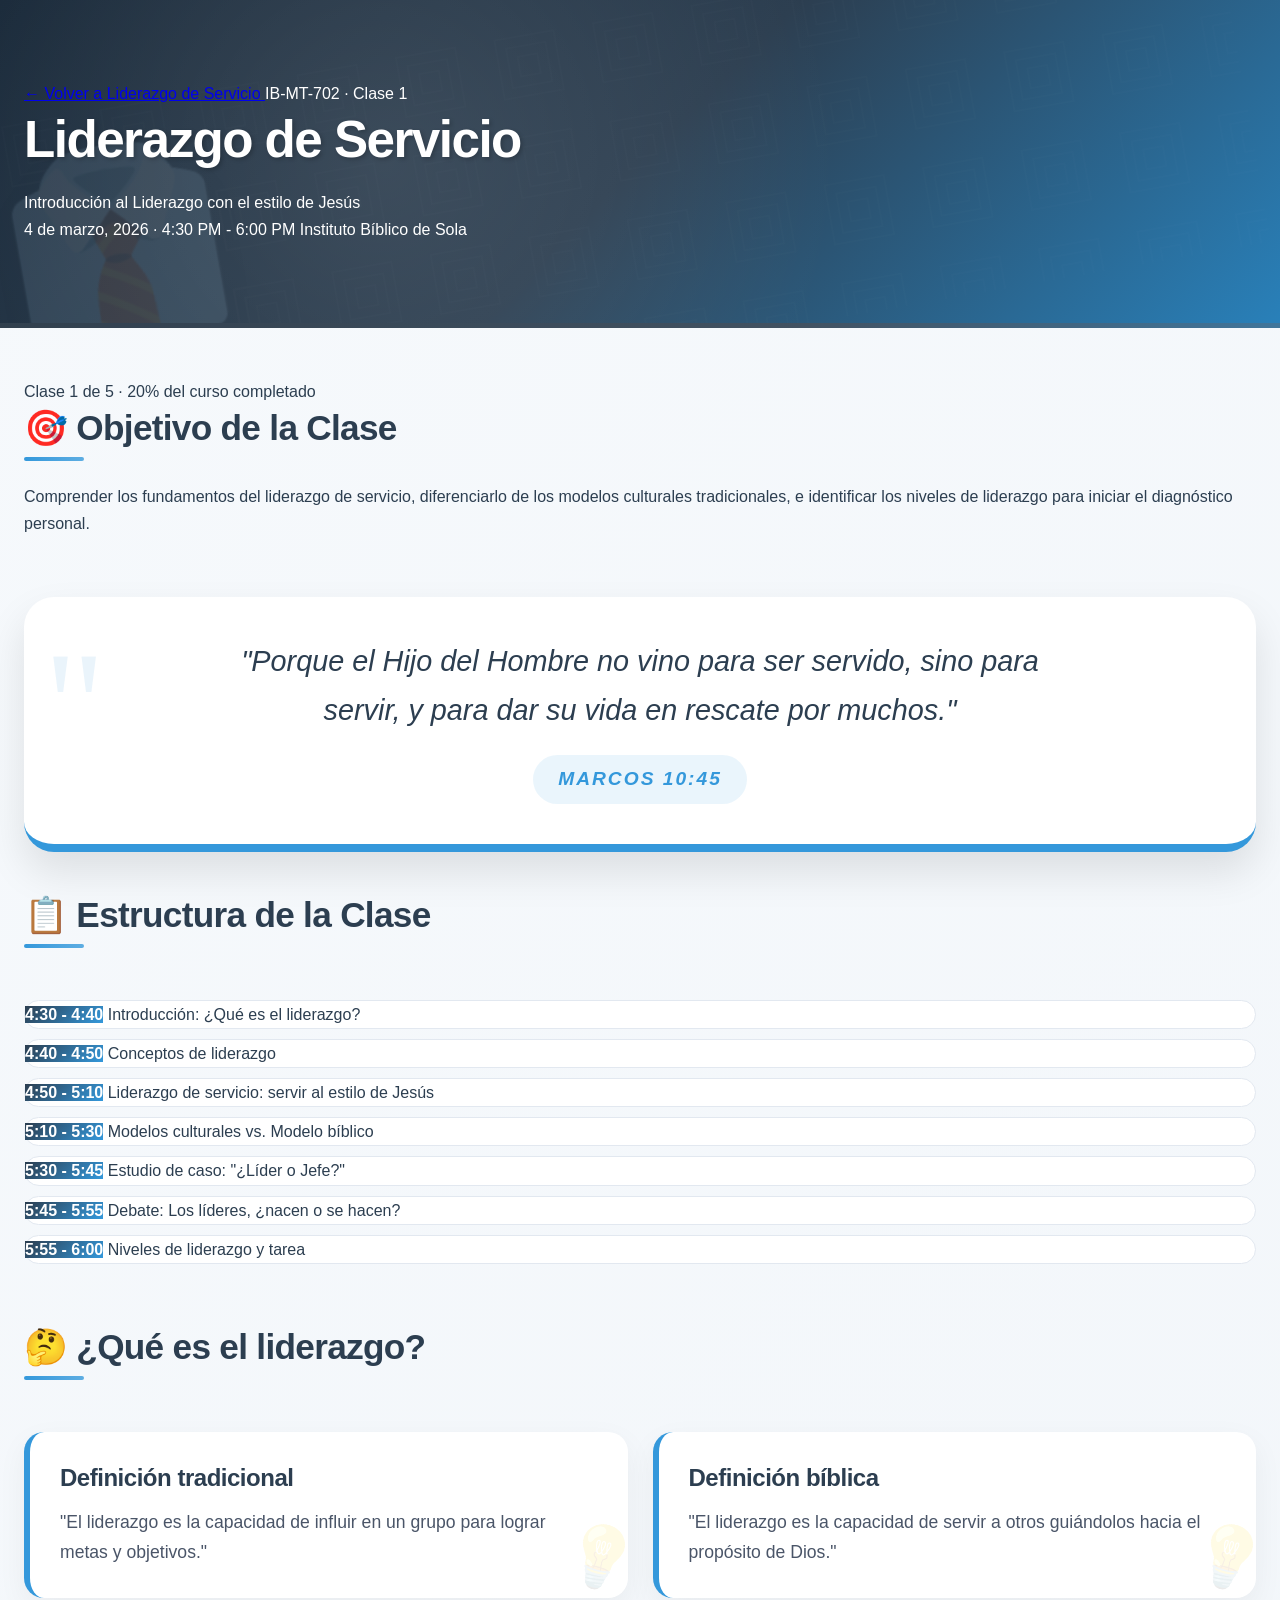
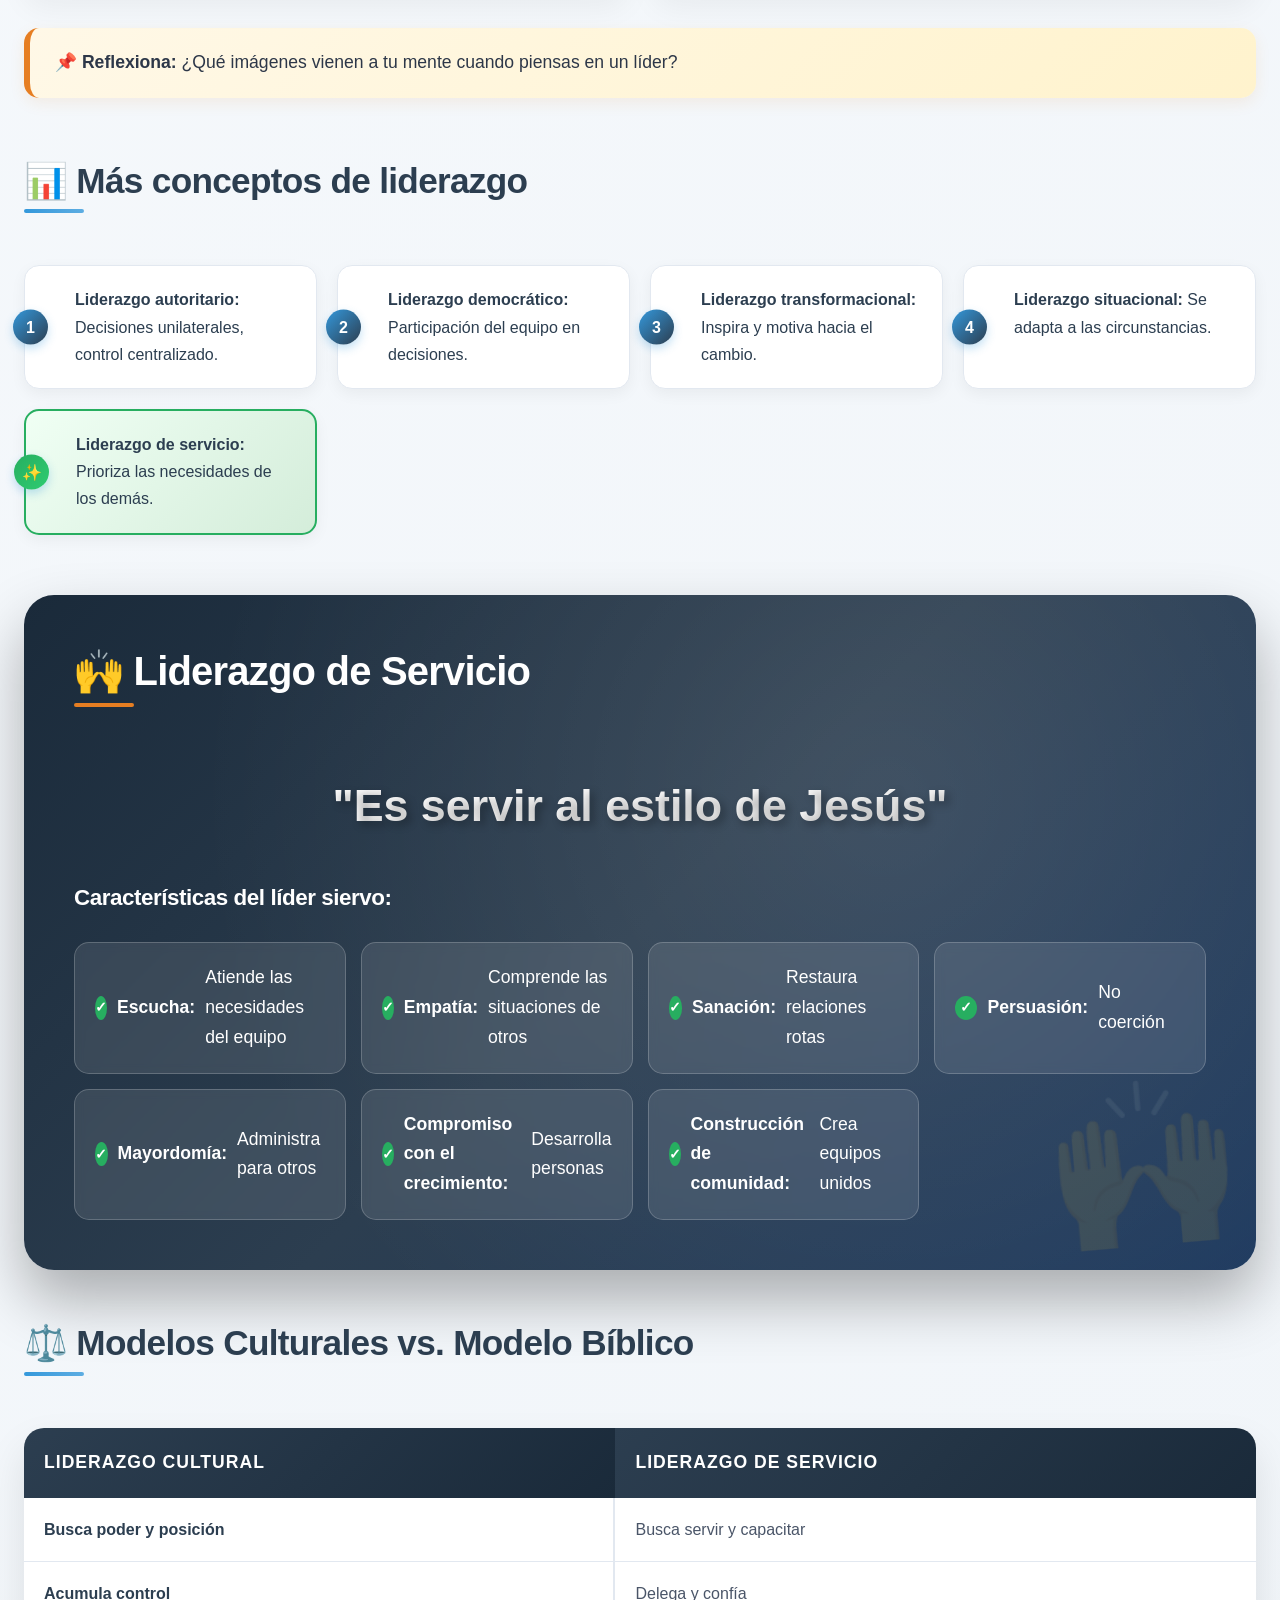
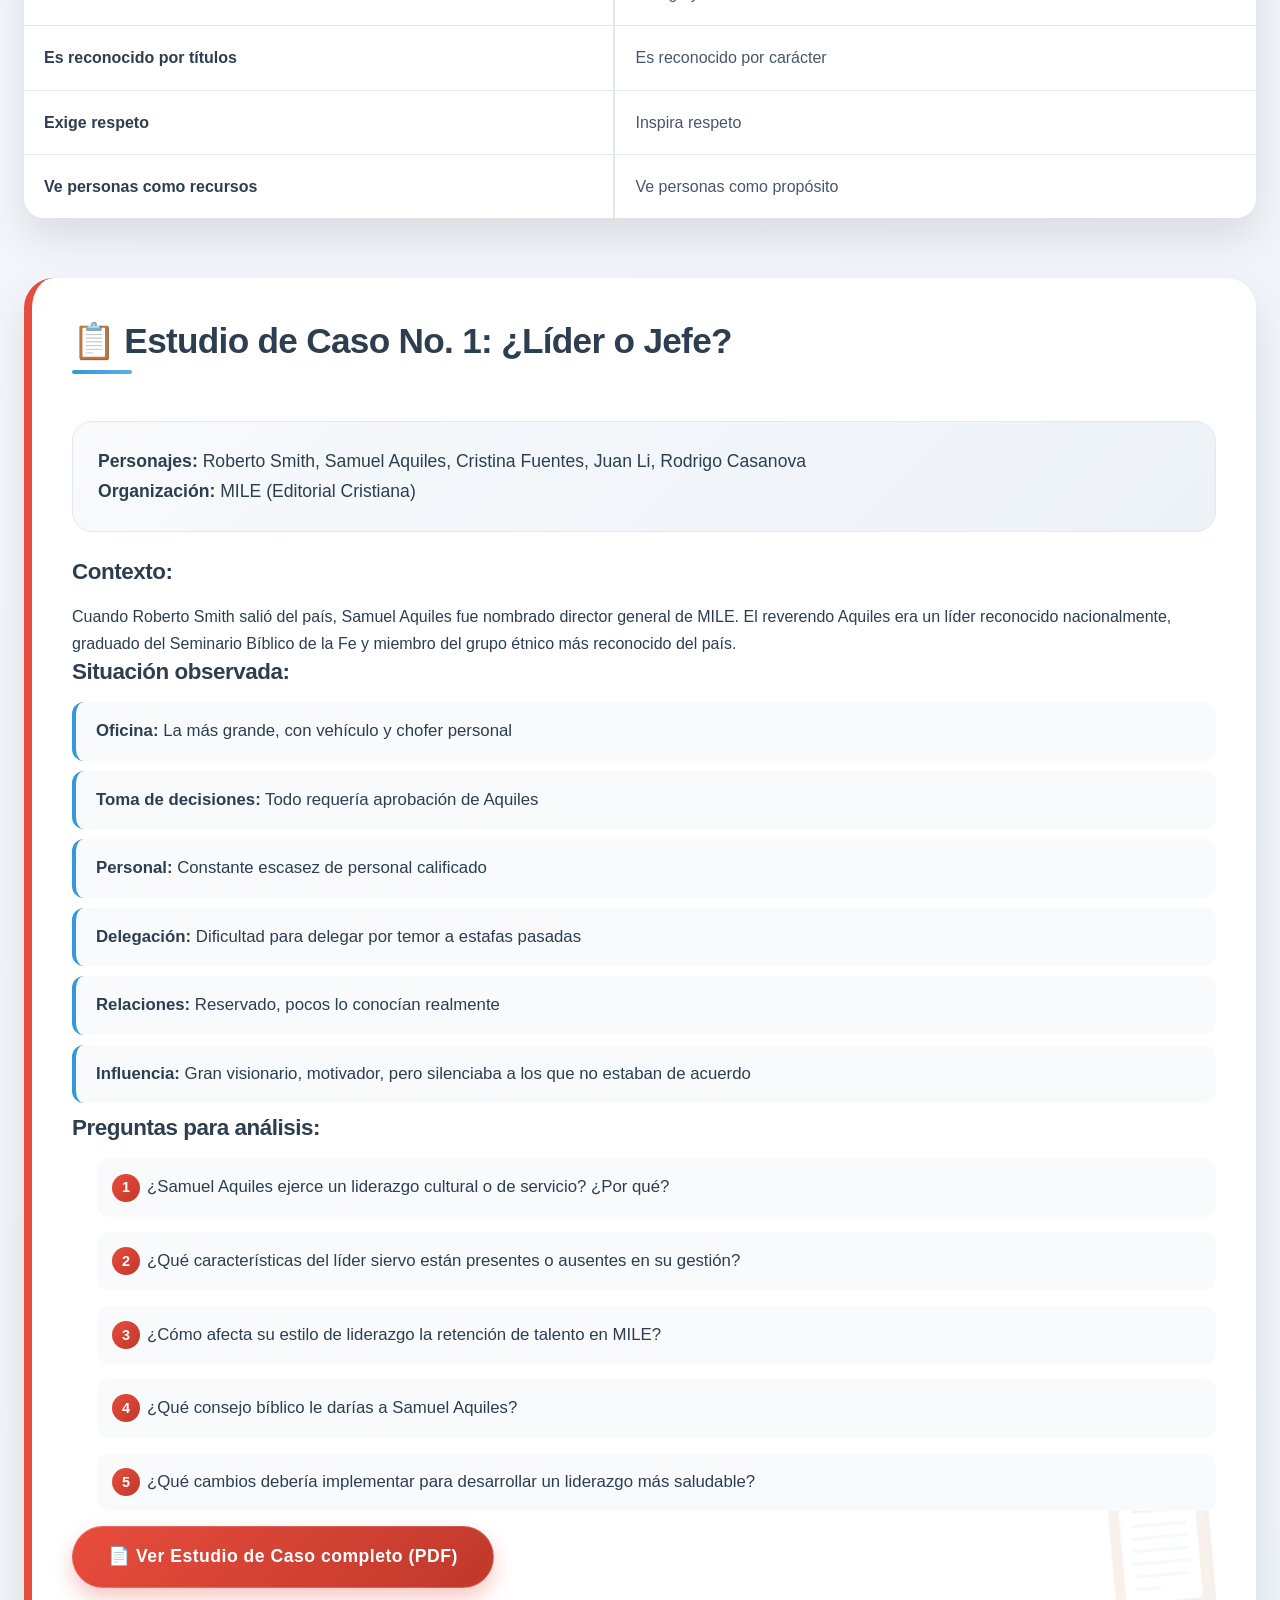
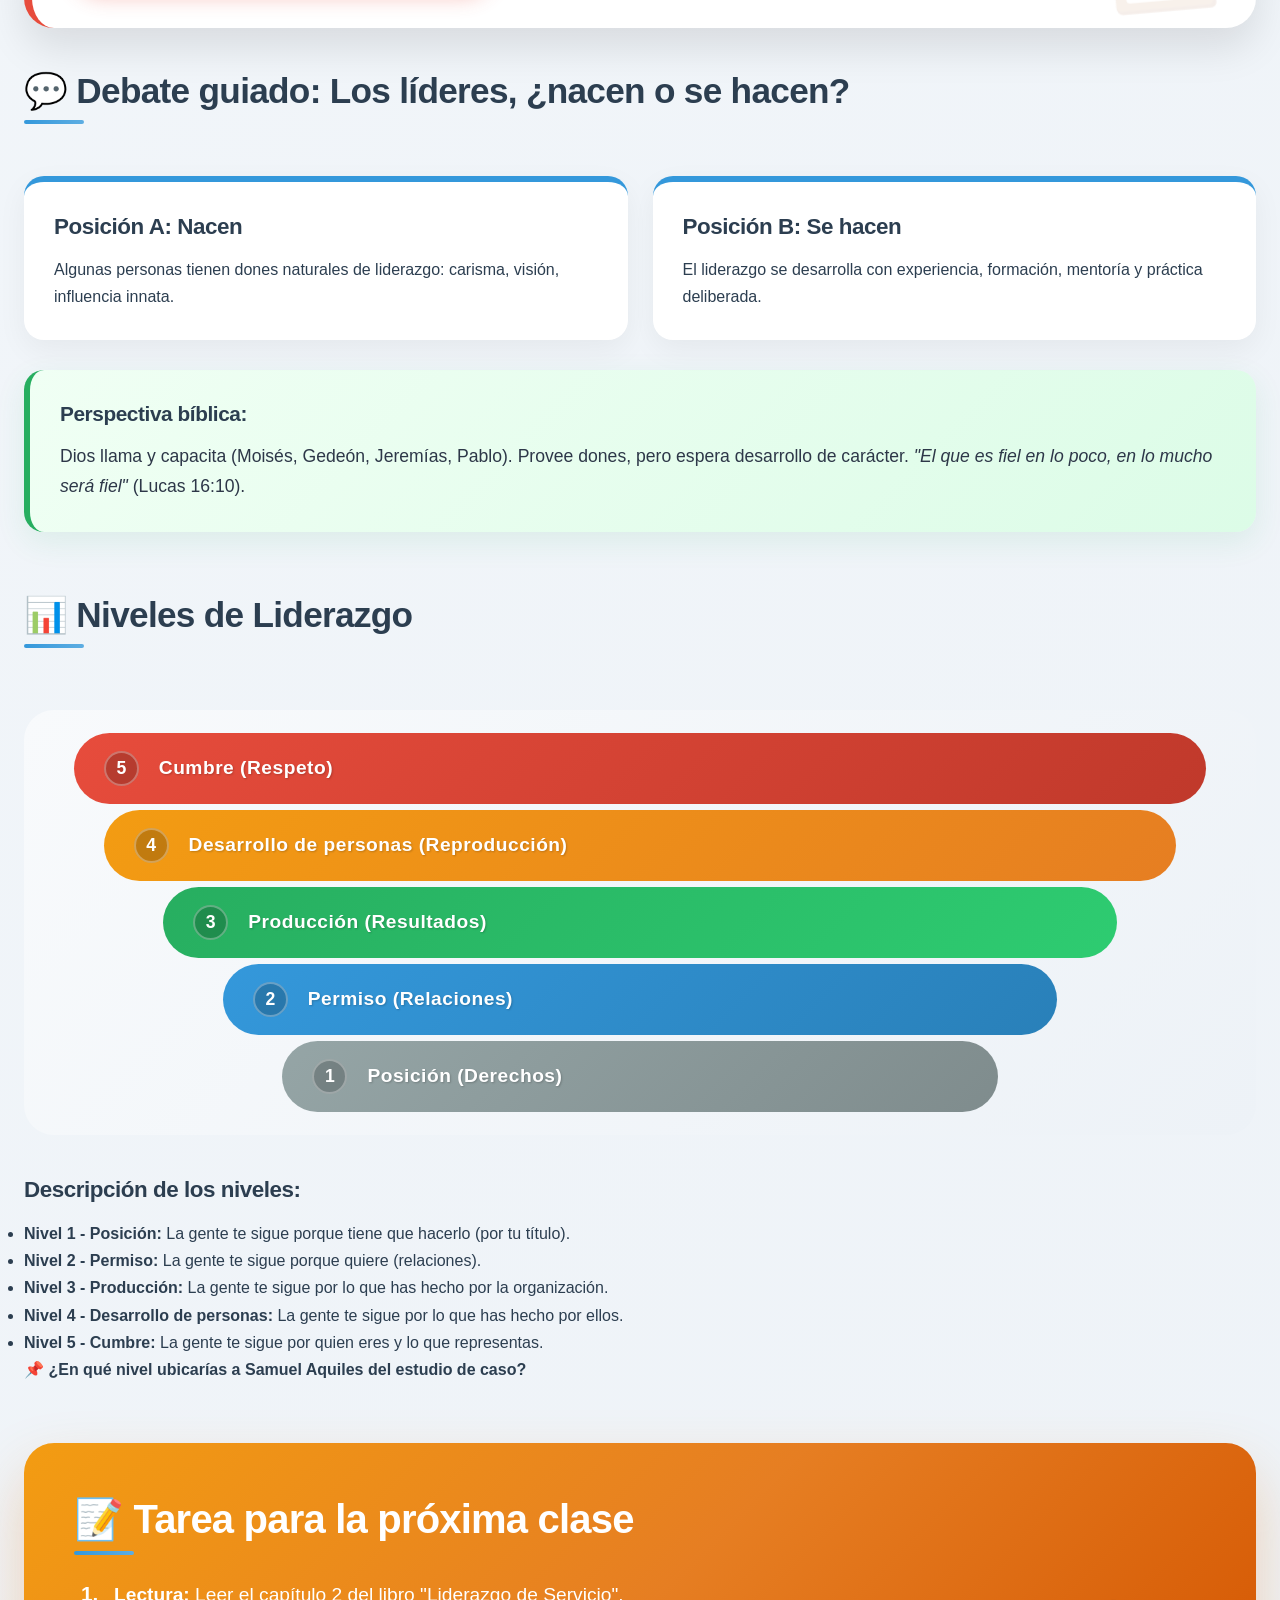
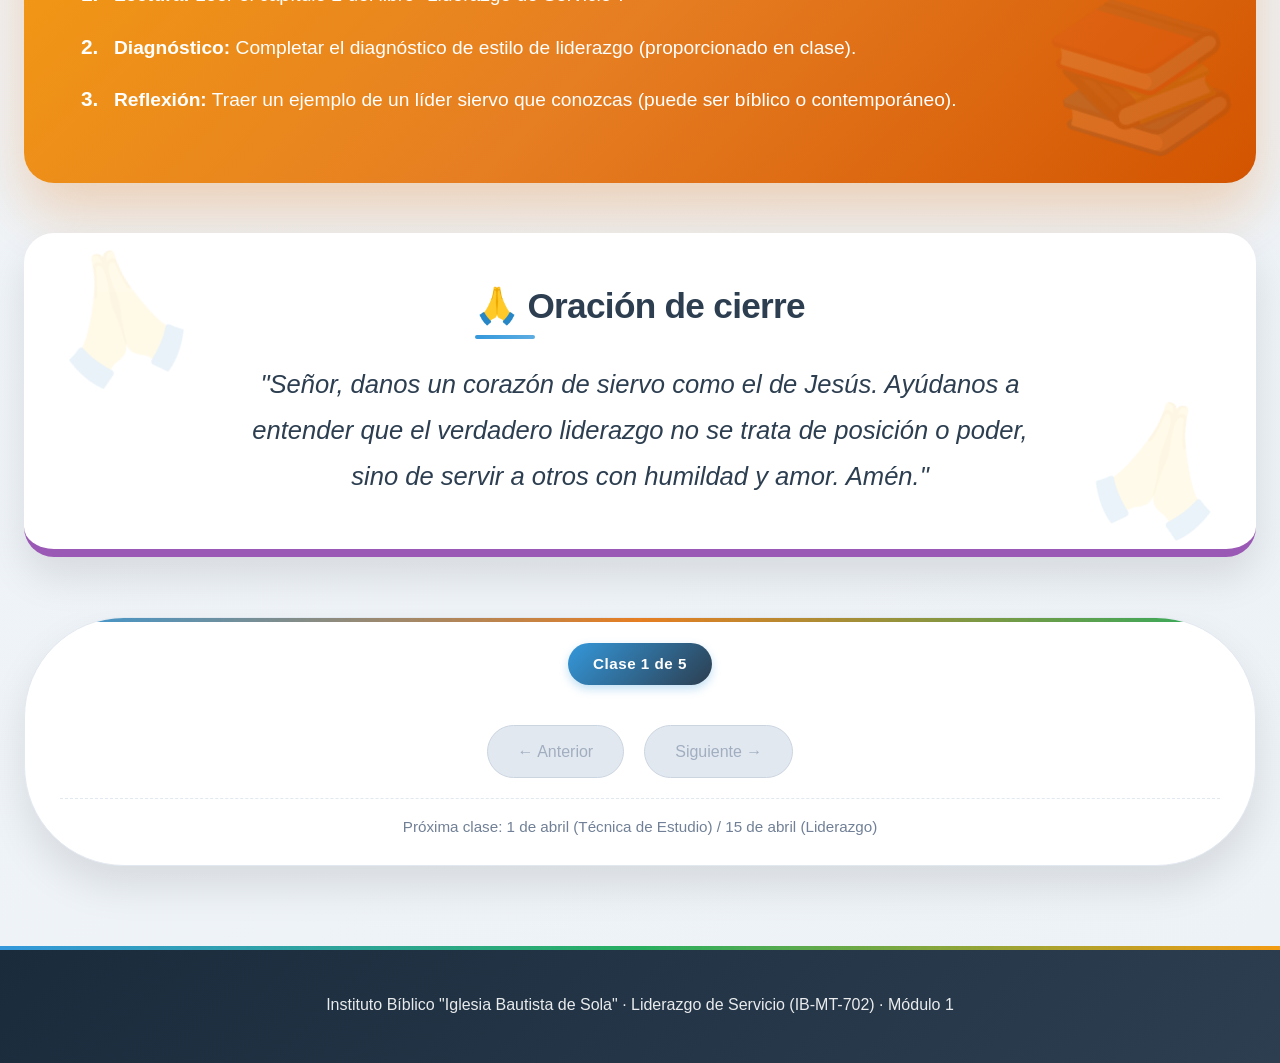
<file: clases/liderazgo-servicio/clase-1.html>
<!DOCTYPE html>
<html lang="es">
<head>
    <meta charset="UTF-8">
    <meta name="viewport" content="width=device-width, initial-scale=1.0">
    <title>Liderazgo de Servicio - Clase 1: Introducción | Instituto Bíblico</title>
    <link rel="stylesheet" href="../../styles.css">
    <link rel="stylesheet" href="estilo.css">
</head>
<body class="clase-body liderazgo-body">
    <header class="clase-header liderazgo-header">
        <div class="container">
            <div class="header-nav">
                <a href="../../asignatura.html?id=liderazgo-servicio" class="btn-volver">
                    ← Volver a Liderazgo de Servicio
                </a>
                <span class="clase-badge">IB-MT-702 · Clase 1</span>
            </div>
            <h1>Liderazgo de Servicio</h1>
            <p class="subtitulo-clase">Introducción al Liderazgo con el estilo de Jesús</p>
            <div class="meta-info">
                <span class="fecha-clase">4 de marzo, 2026 · 4:30 PM - 6:00 PM</span>
                <span class="profesor-clase">Instituto Bíblico de Sola</span>
            </div>
        </div>
    </header>

    <main class="container clase-container">
        <!-- Barra de progreso de la clase -->
        <div class="progreso-clase">
            <div class="progreso-barra" style="width: 20%"></div>
            <span>Clase 1 de 5 · 20% del curso completado</span>
        </div>

        <!-- Objetivo de la clase -->
        <section class="objetivo-card liderazgo-objetivo">
            <h2>🎯 Objetivo de la Clase</h2>
            <p>Comprender los fundamentos del liderazgo de servicio, diferenciarlo de los modelos culturales tradicionales, e identificar los niveles de liderazgo para iniciar el diagnóstico personal.</p>
        </section>

        <!-- Versículo Clave -->
        <section class="versiculo-destacado">
            <div class="versiculo-contenido">
                <p class="texto">"Porque el Hijo del Hombre no vino para ser servido, sino para servir, y para dar su vida en rescate por muchos."</p>
                <cite>Marcos 10:45</cite>
            </div>
        </section>

        <!-- Estructura de la clase -->
        <section class="estructura-clase">
            <h2>📋 Estructura de la Clase</h2>
            <div class="timeline-liderazgo">
                <div class="timeline-item">
                    <span class="timeline-time">4:30 - 4:40</span>
                    <span class="timeline-title">Introducción: ¿Qué es el liderazgo?</span>
                </div>
                <div class="timeline-item">
                    <span class="timeline-time">4:40 - 4:50</span>
                    <span class="timeline-title">Conceptos de liderazgo</span>
                </div>
                <div class="timeline-item">
                    <span class="timeline-time">4:50 - 5:10</span>
                    <span class="timeline-title">Liderazgo de servicio: servir al estilo de Jesús</span>
                </div>
                <div class="timeline-item">
                    <span class="timeline-time">5:10 - 5:30</span>
                    <span class="timeline-title">Modelos culturales vs. Modelo bíblico</span>
                </div>
                <div class="timeline-item">
                    <span class="timeline-time">5:30 - 5:45</span>
                    <span class="timeline-title">Estudio de caso: "¿Líder o Jefe?"</span>
                </div>
                <div class="timeline-item">
                    <span class="timeline-time">5:45 - 5:55</span>
                    <span class="timeline-title">Debate: Los líderes, ¿nacen o se hacen?</span>
                </div>
                <div class="timeline-item">
                    <span class="timeline-time">5:55 - 6:00</span>
                    <span class="timeline-title">Niveles de liderazgo y tarea</span>
                </div>
            </div>
        </section>

        <!-- Contenido principal -->
        <div class="contenido-liderazgo">
            <!-- ¿Qué es el liderazgo? -->
            <section class="tema-card">
                <h2>🤔 ¿Qué es el liderazgo?</h2>
                <div class="definiciones-grid">
                    <div class="definicion-item">
                        <h3>Definición tradicional</h3>
                        <p>"El liderazgo es la capacidad de influir en un grupo para lograr metas y objetivos."</p>
                    </div>
                    <div class="definicion-item">
                        <h3>Definición bíblica</h3>
                        <p>"El liderazgo es la capacidad de servir a otros guiándolos hacia el propósito de Dios."</p>
                    </div>
                </div>
                
                <div class="pregunta-debate">
                    <p><strong>📌 Reflexiona:</strong> ¿Qué imágenes vienen a tu mente cuando piensas en un líder?</p>
                </div>
            </section>

            <!-- Conceptos de liderazgo -->
            <section class="conceptos-card">
                <h2>📊 Más conceptos de liderazgo</h2>
                <div class="conceptos-grid">
                    <div class="concepto">
                        <span class="numero">1</span>
                        <p><strong>Liderazgo autoritario:</strong> Decisiones unilaterales, control centralizado.</p>
                    </div>
                    <div class="concepto">
                        <span class="numero">2</span>
                        <p><strong>Liderazgo democrático:</strong> Participación del equipo en decisiones.</p>
                    </div>
                    <div class="concepto">
                        <span class="numero">3</span>
                        <p><strong>Liderazgo transformacional:</strong> Inspira y motiva hacia el cambio.</p>
                    </div>
                    <div class="concepto">
                        <span class="numero">4</span>
                        <p><strong>Liderazgo situacional:</strong> Se adapta a las circunstancias.</p>
                    </div>
                    <div class="concepto destacado">
                        <span class="numero">✨</span>
                        <p><strong>Liderazgo de servicio:</strong> Prioriza las necesidades de los demás.</p>
                    </div>
                </div>
            </section>

            <!-- Liderazgo de servicio -->
            <section class="servicio-card">
                <h2>🙌 Liderazgo de Servicio</h2>
                <p class="definicion-grande">"Es servir al estilo de Jesús"</p>
                
                <div class="caracteristicas-siervo">
                    <h3>Características del líder siervo:</h3>
                    <ul>
                        <li><strong>Escucha:</strong> Atiende las necesidades del equipo</li>
                        <li><strong>Empatía:</strong> Comprende las situaciones de otros</li>
                        <li><strong>Sanación:</strong> Restaura relaciones rotas</li>
                        <li><strong>Persuasión:</strong> No coerción</li>
                        <li><strong>Mayordomía:</strong> Administra para otros</li>
                        <li><strong>Compromiso con el crecimiento:</strong> Desarrolla personas</li>
                        <li><strong>Construcción de comunidad:</strong> Crea equipos unidos</li>
                    </ul>
                </div>
            </section>

            <!-- Modelos culturales vs Bíblico -->
            <section class="comparacion-card">
                <h2>⚖️ Modelos Culturales vs. Modelo Bíblico</h2>
                <table class="tabla-comparativa">
                    <thead>
                        <tr>
                            <th>Liderazgo Cultural</th>
                            <th>Liderazgo de Servicio</th>
                        </tr>
                    </thead>
                    <tbody>
                        <tr>
                            <td>Busca poder y posición</td>
                            <td>Busca servir y capacitar</td>
                        </tr>
                        <tr>
                            <td>Acumula control</td>
                            <td>Delega y confía</td>
                        </tr>
                        <tr>
                            <td>Es reconocido por títulos</td>
                            <td>Es reconocido por carácter</td>
                        </tr>
                        <tr>
                            <td>Exige respeto</td>
                            <td>Inspira respeto</td>
                        </tr>
                        <tr>
                            <td>Ve personas como recursos</td>
                            <td>Ve personas como propósito</td>
                        </tr>
                    </tbody>
                </table>
            </section>

            <!-- Estudio de caso -->
            <section class="caso-card">
                <h2>📋 Estudio de Caso No. 1: ¿Líder o Jefe?</h2>
                
                <div class="caso-intro">
                    <p><strong>Personajes:</strong> Roberto Smith, Samuel Aquiles, Cristina Fuentes, Juan Li, Rodrigo Casanova</p>
                    <p><strong>Organización:</strong> MILE (Editorial Cristiana)</p>
                </div>

                <div class="caso-descripcion">
                    <h3>Contexto:</h3>
                    <p>Cuando Roberto Smith salió del país, Samuel Aquiles fue nombrado director general de MILE. El reverendo Aquiles era un líder reconocido nacionalmente, graduado del Seminario Bíblico de la Fe y miembro del grupo étnico más reconocido del país.</p>
                    
                    <h3>Situación observada:</h3>
                    <ul>
                        <li><strong>Oficina:</strong> La más grande, con vehículo y chofer personal</li>
                        <li><strong>Toma de decisiones:</strong> Todo requería aprobación de Aquiles</li>
                        <li><strong>Personal:</strong> Constante escasez de personal calificado</li>
                        <li><strong>Delegación:</strong> Dificultad para delegar por temor a estafas pasadas</li>
                        <li><strong>Relaciones:</strong> Reservado, pocos lo conocían realmente</li>
                        <li><strong>Influencia:</strong> Gran visionario, motivador, pero silenciaba a los que no estaban de acuerdo</li>
                    </ul>
                </div>

                <div class="preguntas-caso">
                    <h3>Preguntas para análisis:</h3>
                    <ol>
                        <li>¿Samuel Aquiles ejerce un liderazgo cultural o de servicio? ¿Por qué?</li>
                        <li>¿Qué características del líder siervo están presentes o ausentes en su gestión?</li>
                        <li>¿Cómo afecta su estilo de liderazgo la retención de talento en MILE?</li>
                        <li>¿Qué consejo bíblico le darías a Samuel Aquiles?</li>
                        <li>¿Qué cambios debería implementar para desarrollar un liderazgo más saludable?</li>
                    </ol>
                </div>

                <div class="caso-enlace">
                    <a href="../../recursos/estudio-caso-1.html" class="btn-caso" target="_blank">
                        📄 Ver Estudio de Caso completo (PDF)
                    </a>
                </div>
            </section>

            <!-- Debate: ¿Nacen o se hacen? -->
            <section class="debate-card liderazgo-debate">
                <h2>💬 Debate guiado: Los líderes, ¿nacen o se hacen?</h2>
                
                <div class="posturas-debate">
                    <div class="postura">
                        <h3>Posición A: Nacen</h3>
                        <p>Algunas personas tienen dones naturales de liderazgo: carisma, visión, influencia innata.</p>
                    </div>
                    <div class="postura">
                        <h3>Posición B: Se hacen</h3>
                        <p>El liderazgo se desarrolla con experiencia, formación, mentoría y práctica deliberada.</h3>
                    </div>
                </div>
                
                <div class="perspectiva-biblica">
                    <h4>Perspectiva bíblica:</h4>
                    <p>Dios llama y capacita (Moisés, Gedeón, Jeremías, Pablo). Provee dones, pero espera desarrollo de carácter. <em>"El que es fiel en lo poco, en lo mucho será fiel"</em> (Lucas 16:10).</p>
                </div>
            </section>

            <!-- Niveles de liderazgo -->
            <section class="niveles-card">
                <h2>📊 Niveles de Liderazgo</h2>
                
                <div class="piramide-liderazgo">
                    <div class="nivel nivel5">
                        <span class="nivel-numero">5</span>
                        <span class="nivel-nombre">Cumbre (Respeto)</span>
                    </div>
                    <div class="nivel nivel4">
                        <span class="nivel-numero">4</span>
                        <span class="nivel-nombre">Desarrollo de personas (Reproducción)</span>
                    </div>
                    <div class="nivel nivel3">
                        <span class="nivel-numero">3</span>
                        <span class="nivel-nombre">Producción (Resultados)</span>
                    </div>
                    <div class="nivel nivel2">
                        <span class="nivel-numero">2</span>
                        <span class="nivel-nombre">Permiso (Relaciones)</span>
                    </div>
                    <div class="nivel nivel1">
                        <span class="nivel-numero">1</span>
                        <span class="nivel-nombre">Posición (Derechos)</span>
                    </div>
                </div>

                <div class="niveles-descripcion">
                    <h3>Descripción de los niveles:</h3>
                    <ul>
                        <li><strong>Nivel 1 - Posición:</strong> La gente te sigue porque tiene que hacerlo (por tu título).</li>
                        <li><strong>Nivel 2 - Permiso:</strong> La gente te sigue porque quiere (relaciones).</li>
                        <li><strong>Nivel 3 - Producción:</strong> La gente te sigue por lo que has hecho por la organización.</li>
                        <li><strong>Nivel 4 - Desarrollo de personas:</strong> La gente te sigue por lo que has hecho por ellos.</li>
                        <li><strong>Nivel 5 - Cumbre:</strong> La gente te sigue por quien eres y lo que representas.</li>
                    </ul>
                </div>

                <div class="pregunta-reflexion">
                    <p><strong>📌 ¿En qué nivel ubicarías a Samuel Aquiles del estudio de caso?</strong></p>
                </div>
            </section>

            <!-- Tarea -->
            <section class="tarea-card">
                <h2>📝 Tarea para la próxima clase</h2>
                <div class="tarea-contenido">
                    <ol>
                        <li><strong>Lectura:</strong> Leer el capítulo 2 del libro "Liderazgo de Servicio".</li>
                        <li><strong>Diagnóstico:</strong> Completar el diagnóstico de estilo de liderazgo (proporcionado en clase).</li>
                        <li><strong>Reflexión:</strong> Traer un ejemplo de un líder siervo que conozcas (puede ser bíblico o contemporáneo).</li>
                    </ol>
                </div>
            </section>

            <!-- Oración de cierre -->
            <section class="oracion-card">
                <h2>🙏 Oración de cierre</h2>
                <div class="oracion-contenido">
                    <p><em>"Señor, danos un corazón de siervo como el de Jesús. Ayúdanos a entender que el verdadero liderazgo no se trata de posición o poder, sino de servir a otros con humildad y amor. Amén."</em></p>
                </div>
            </section>

            <!-- Navegación -->
            <div class="navegacion-clases">
                <span class="clase-actual">Clase 1 de 5</span>
                <div class="botones-navegacion">
                    <a href="#" class="btn-deshabilitado">← Anterior</a>
                    <a href="#" class="btn-siguiente-deshabilitado">Siguiente →</a>
                </div>
                <p class="nota-clases">Próxima clase: 1 de abril (Técnica de Estudio) / 15 de abril (Liderazgo)</p>
            </div>
        </div>
    </main>

    <footer class="clase-footer">
        <div class="container">
            <p>Instituto Bíblico "Iglesia Bautista de Sola" · Liderazgo de Servicio (IB-MT-702) · Módulo 1</p>
        </div>
    </footer>
</body>
</html>
</file>
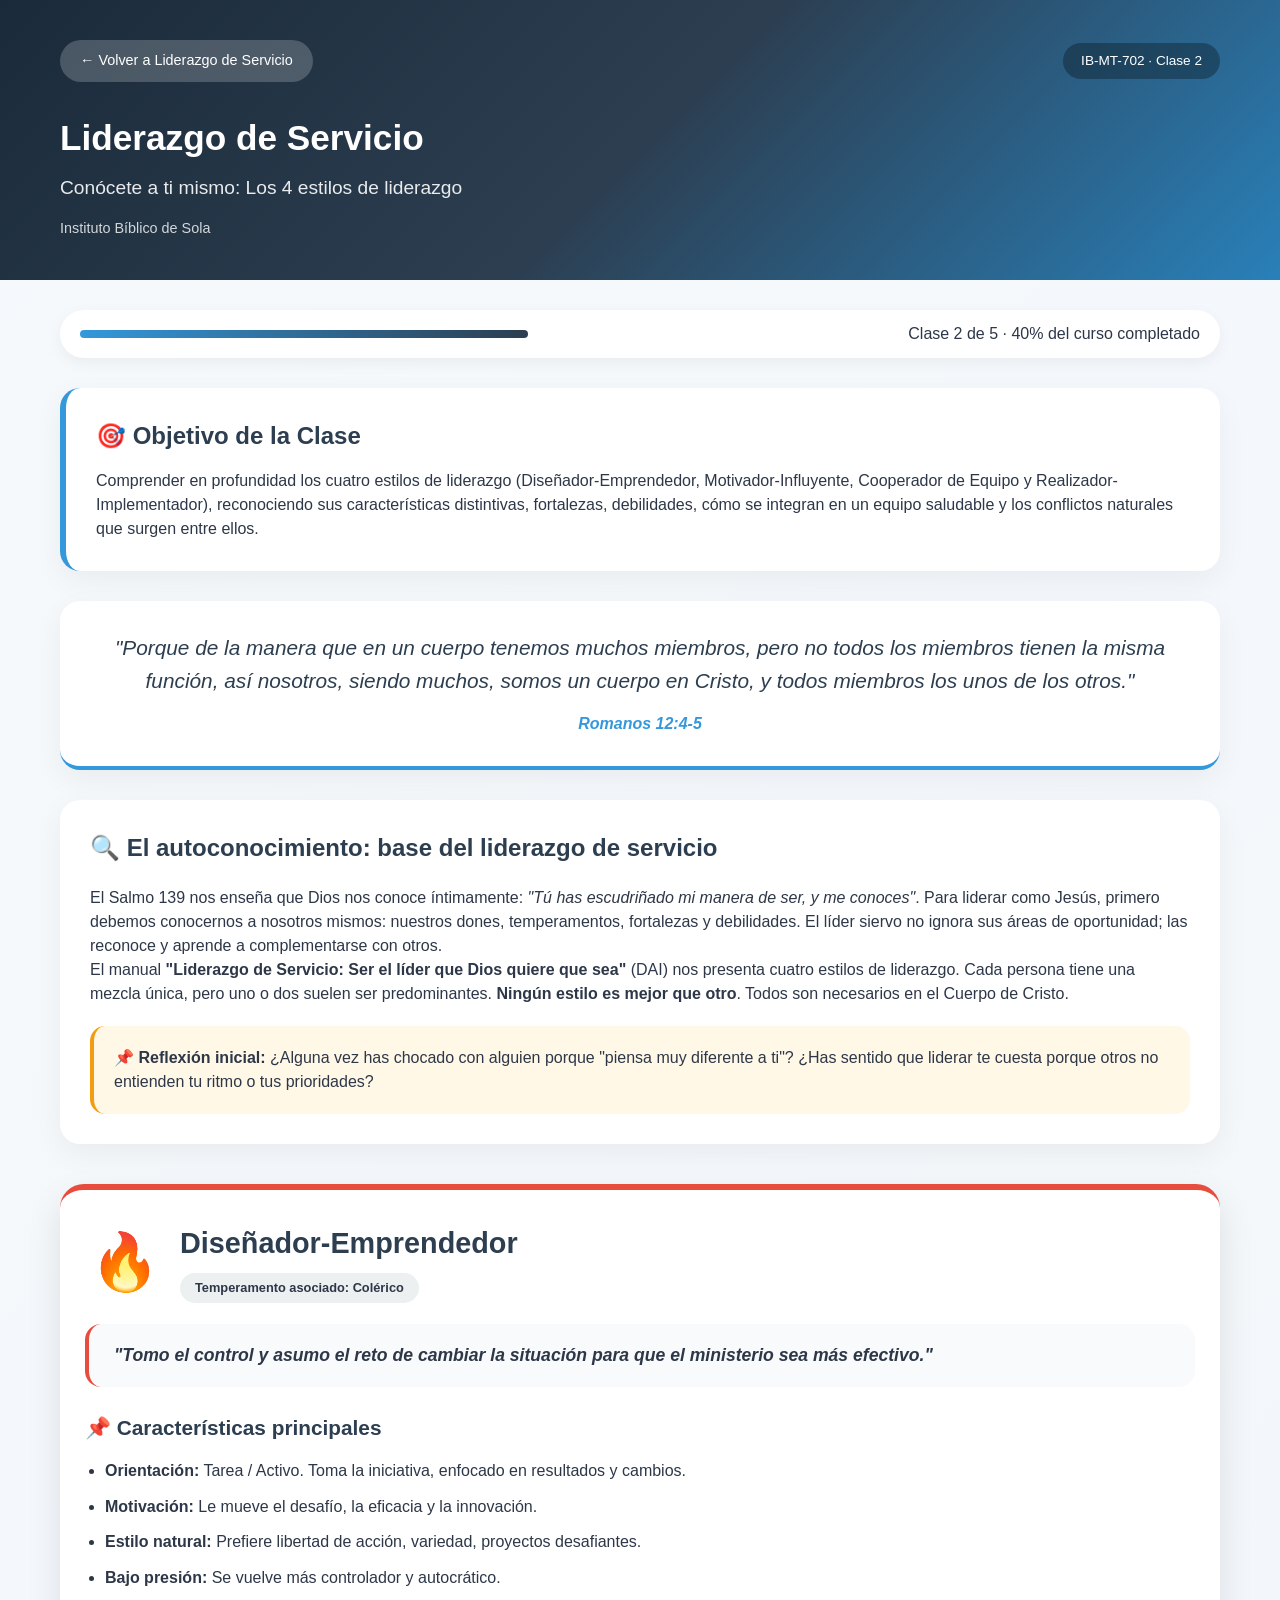
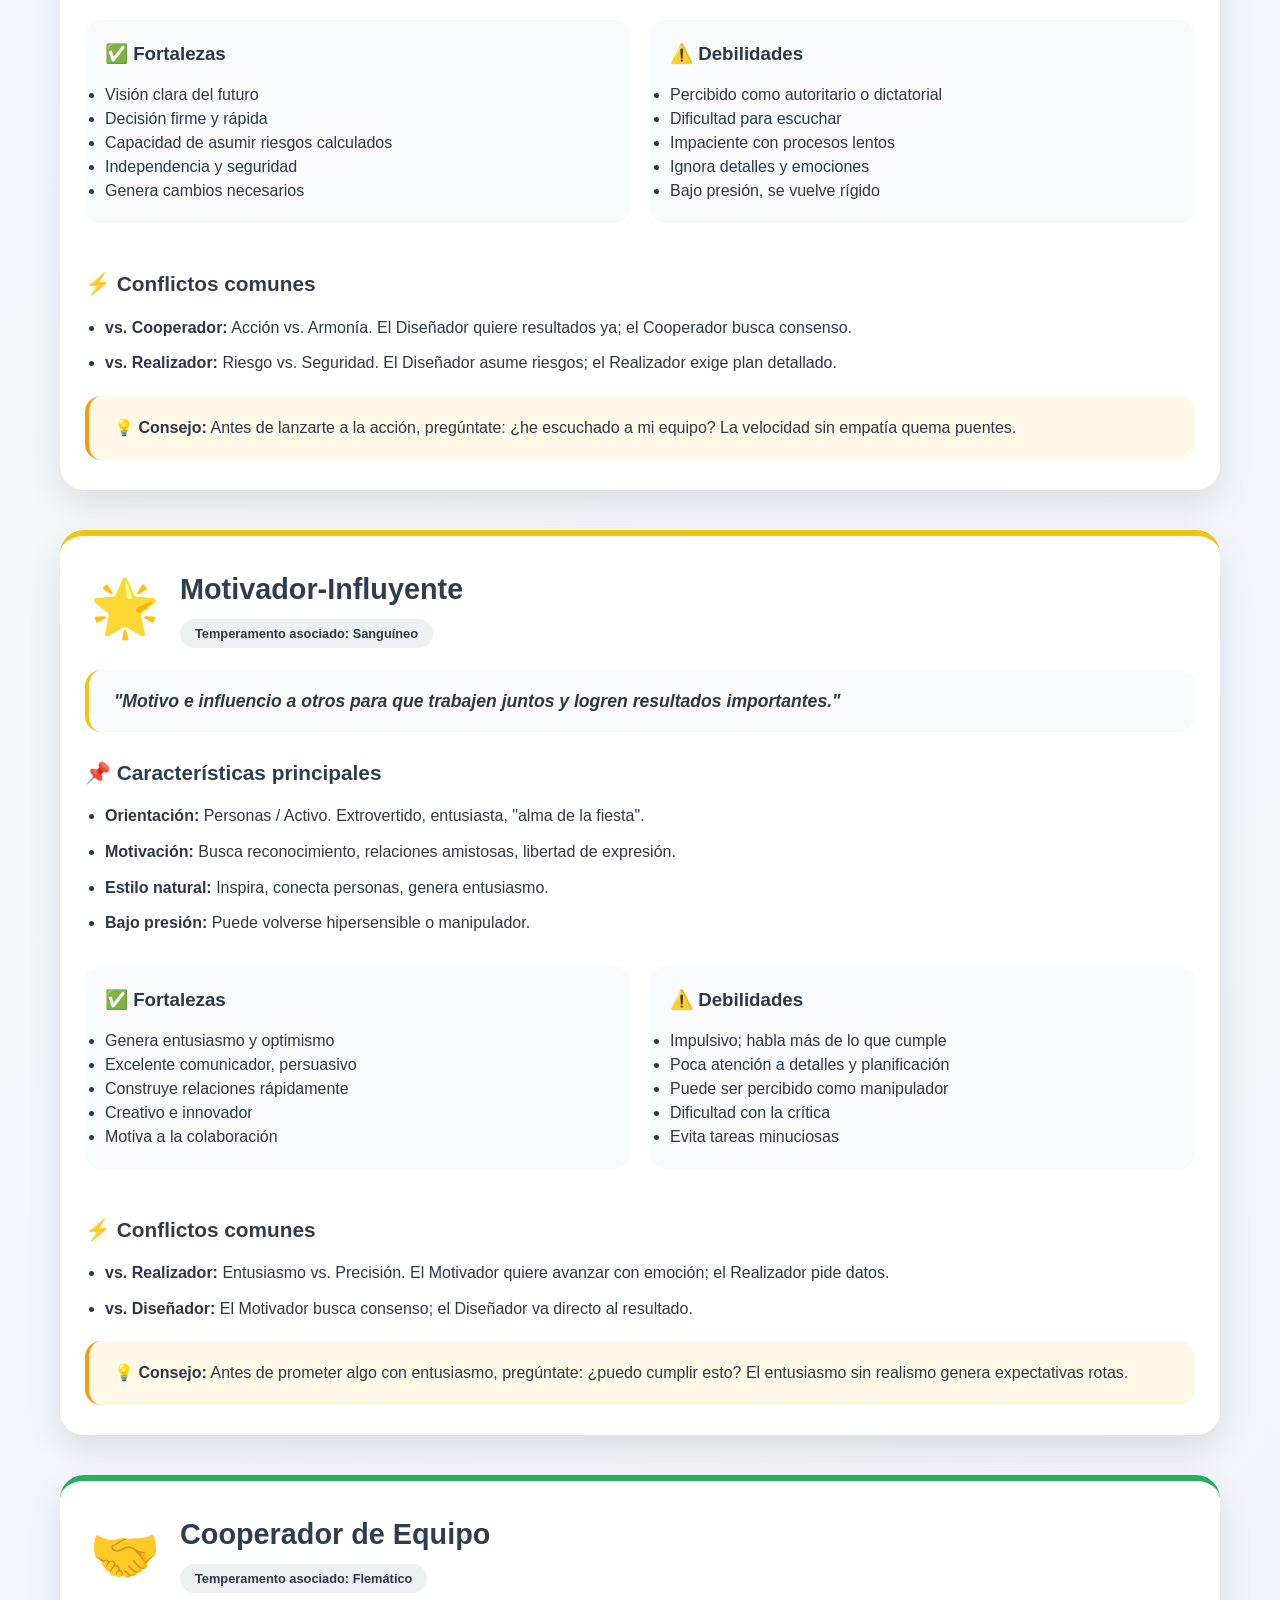
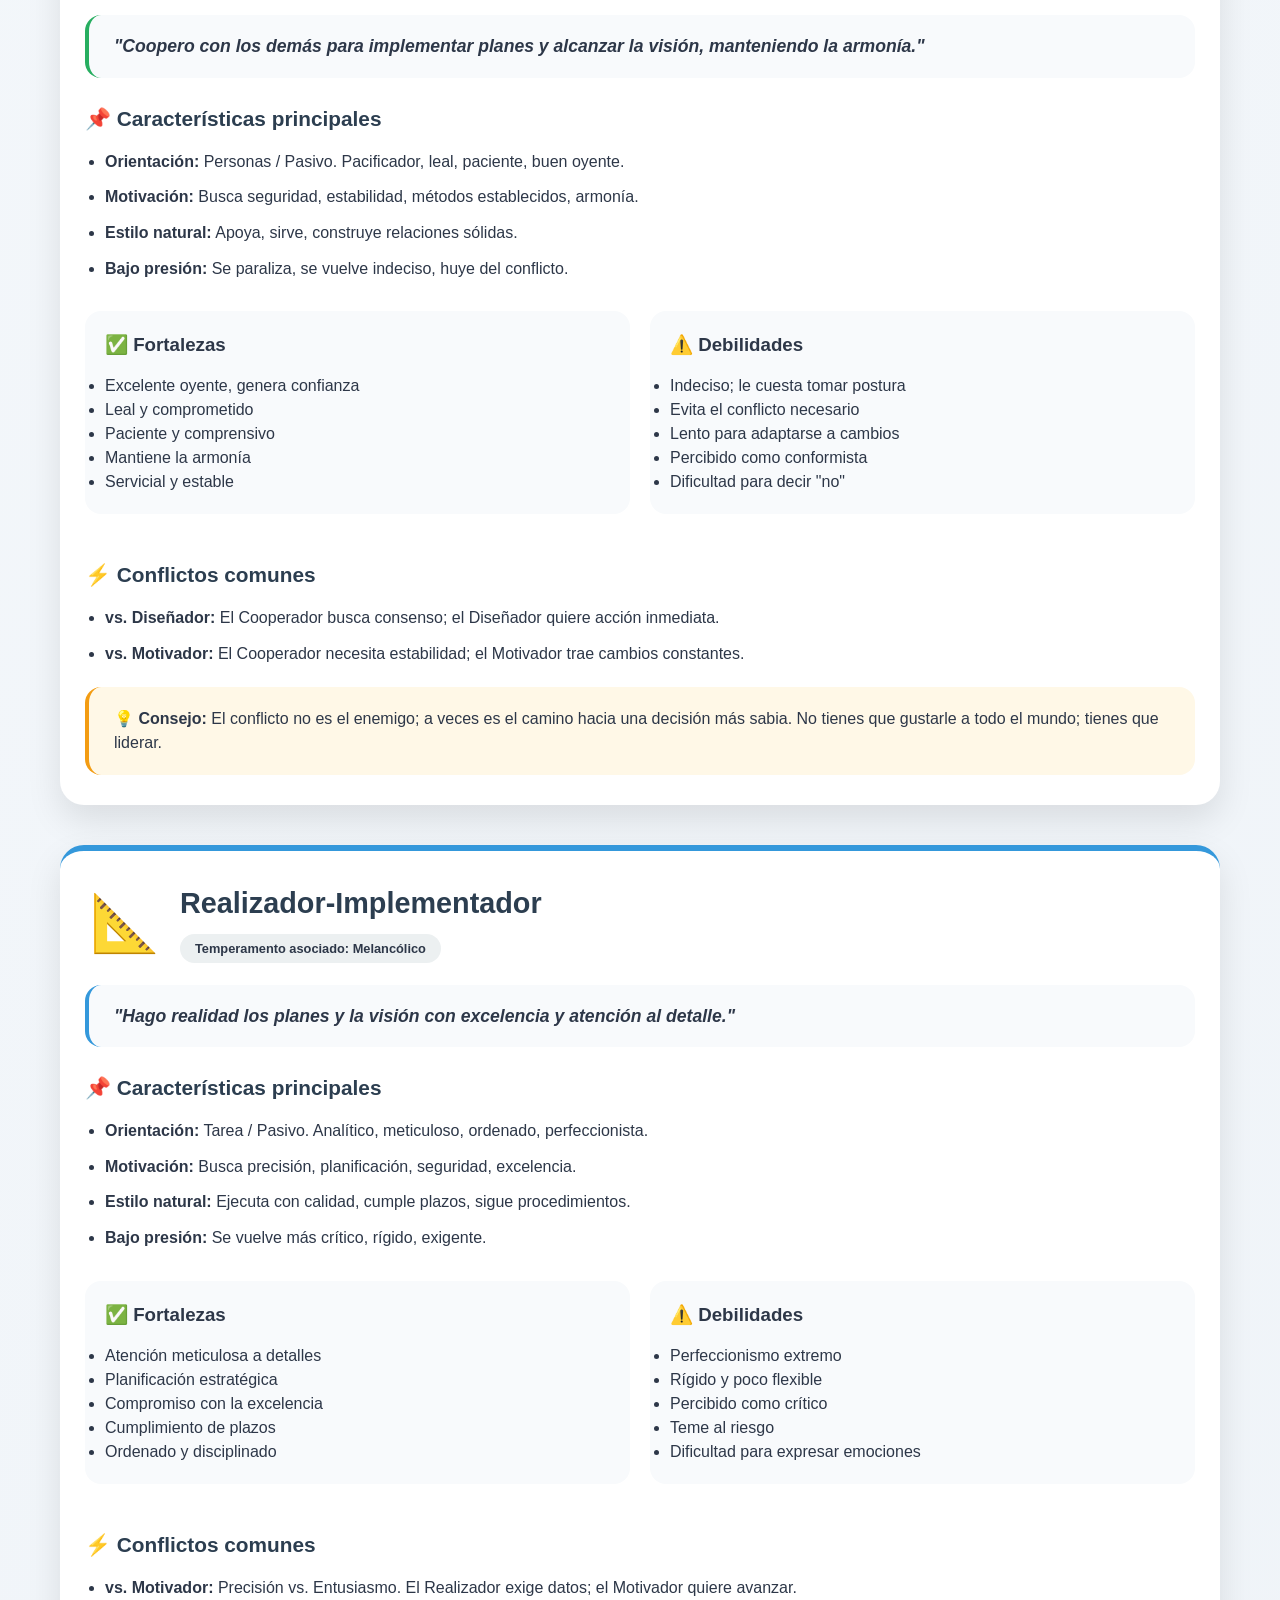
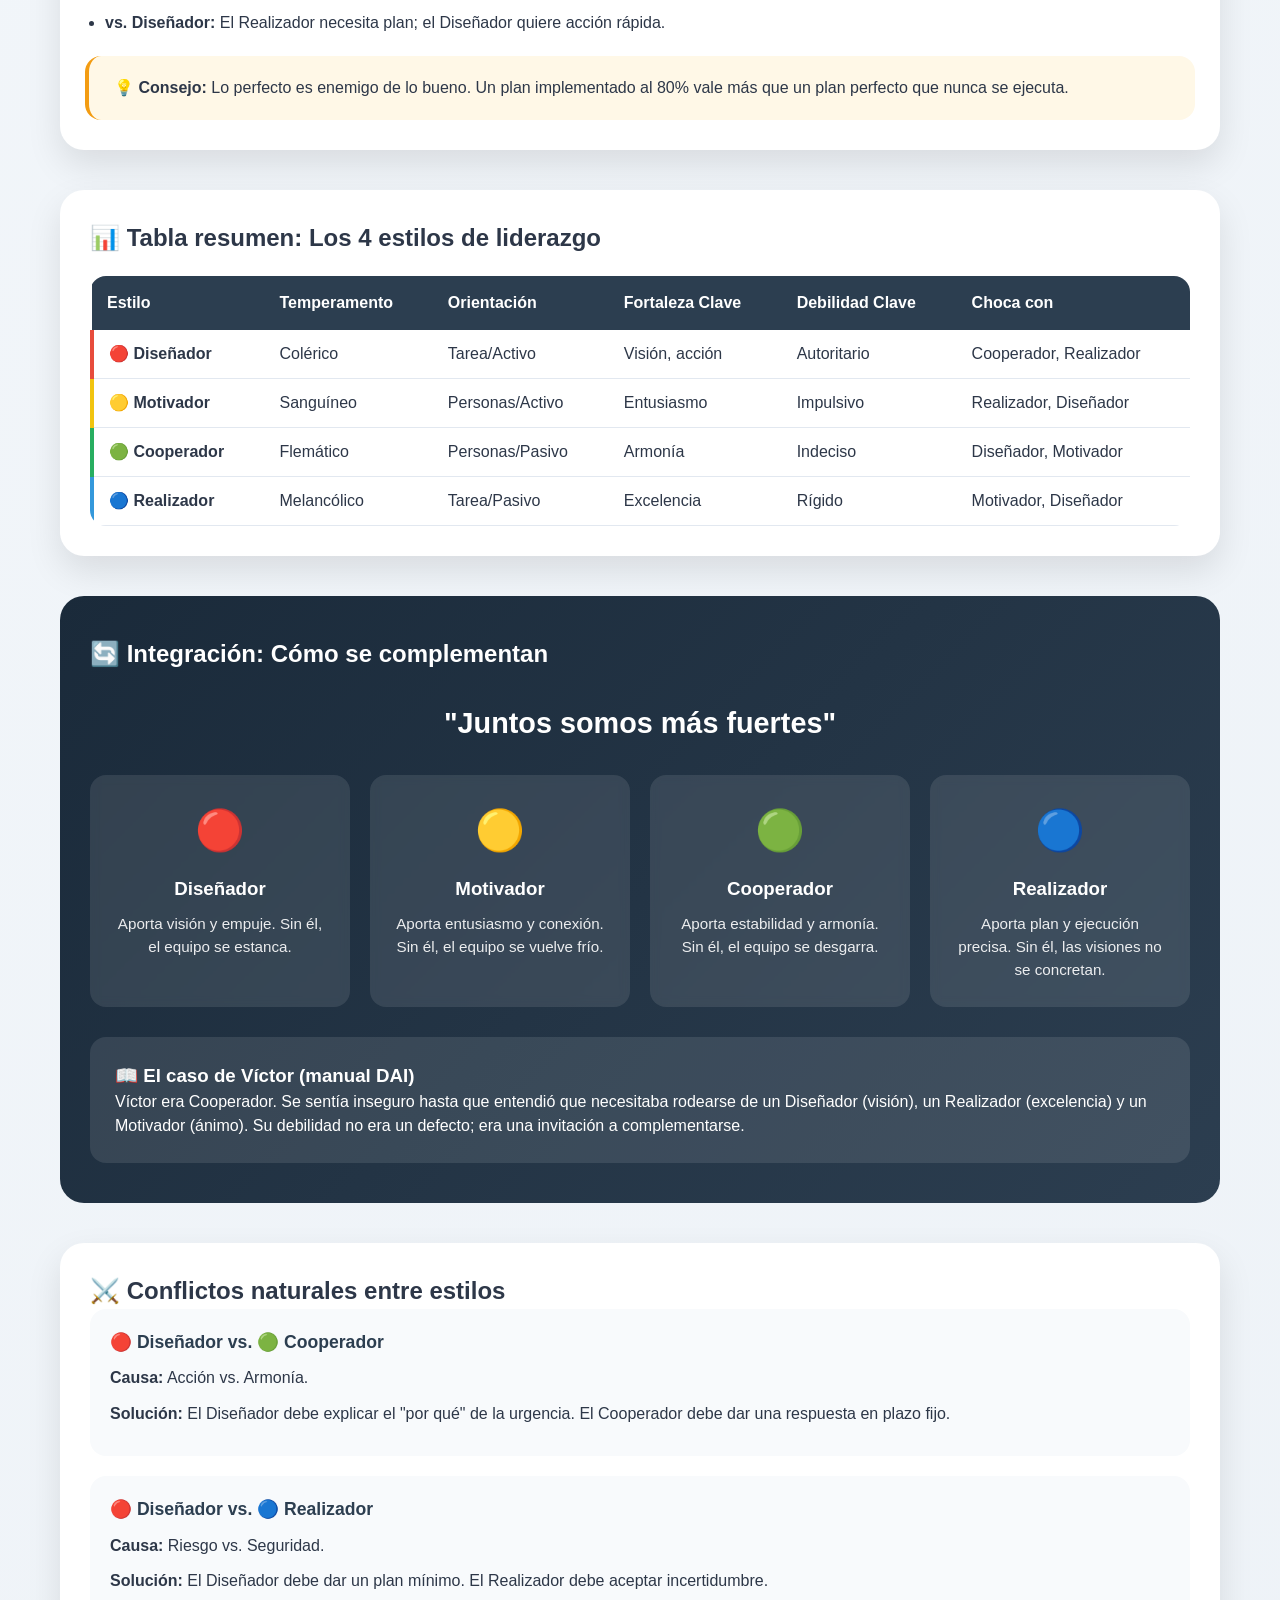
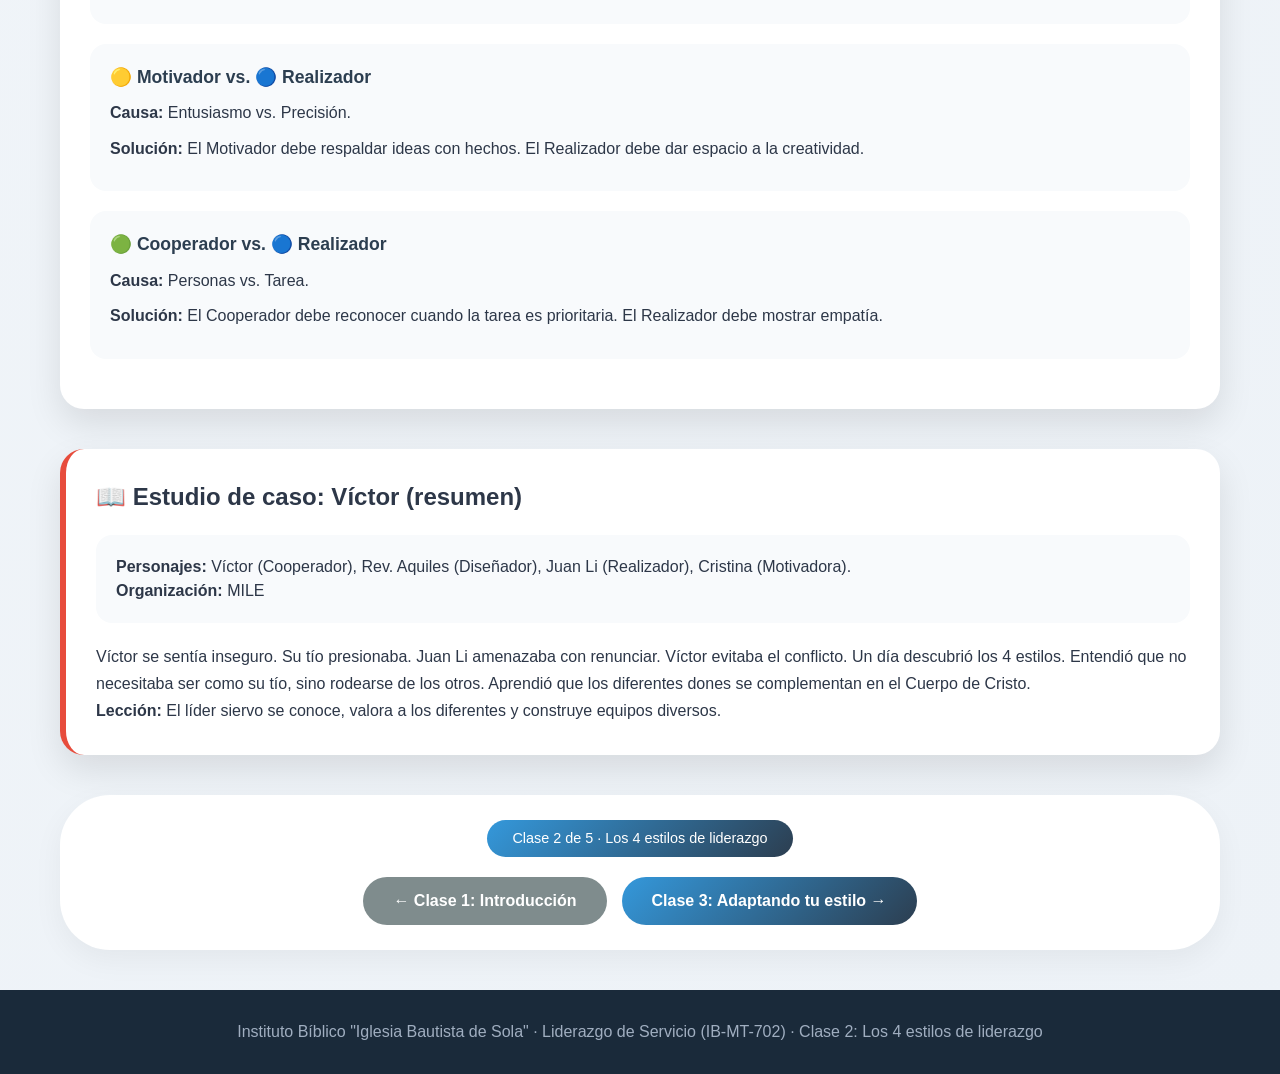
<file: clases/liderazgo-servicio/clase2.html>
<!DOCTYPE html>
<html lang="es">
<head>
    <meta charset="UTF-8">
    <meta name="viewport" content="width=device-width, initial-scale=1.0, viewport-fit=cover">
    <title>Liderazgo de Servicio - Clase 2: Los 4 Estilos de Liderazgo | Instituto Bíblico</title>
    <style>
        /* ============================================ */
        /* RESET Y ESTILOS GLOBALES RESPONSIVOS         */
        /* ============================================ */
        * {
            margin: 0;
            padding: 0;
            box-sizing: border-box;
        }

        body {
            font-family: -apple-system, BlinkMacSystemFont, 'Segoe UI', Roboto, Helvetica, Arial, sans-serif;
            background: linear-gradient(135deg, #f6f9fc 0%, #edf2f7 100%);
            min-height: 100vh;
            line-height: 1.5;
            color: #2d3748;
        }

        .container {
            width: 100%;
            max-width: 1200px;
            margin: 0 auto;
            padding: 0 20px;
        }

        /* ===== HEADER ===== */
        .clase-header {
            background: linear-gradient(135deg, #1a2a3a 0%, #2c3e50 50%, #2980b9 100%);
            color: white;
            padding: 40px 0;
            position: relative;
        }

        .header-nav {
            display: flex;
            flex-wrap: wrap;
            justify-content: space-between;
            align-items: center;
            gap: 15px;
            margin-bottom: 30px;
        }

        .btn-volver {
            display: inline-block;
            background: rgba(255,255,255,0.2);
            color: white;
            padding: 10px 20px;
            border-radius: 50px;
            text-decoration: none;
            font-size: 0.9rem;
            transition: background 0.3s;
        }

        .btn-volver:hover {
            background: rgba(255,255,255,0.3);
        }

        .clase-badge {
            background: rgba(0,0,0,0.3);
            padding: 8px 18px;
            border-radius: 50px;
            font-size: 0.85rem;
        }

        .clase-header h1 {
            font-size: 2.2rem;
            margin-bottom: 10px;
        }

        .subtitulo-clase {
            font-size: 1.2rem;
            opacity: 0.9;
            margin-bottom: 15px;
        }

        .meta-info {
            display: flex;
            flex-wrap: wrap;
            gap: 20px;
            font-size: 0.9rem;
            opacity: 0.8;
        }

        /* ===== PROGRESO ===== */
        .progreso-clase {
            background: white;
            border-radius: 50px;
            padding: 12px 20px;
            margin: 30px 0;
            display: flex;
            flex-wrap: wrap;
            align-items: center;
            justify-content: space-between;
            gap: 15px;
            box-shadow: 0 5px 15px rgba(0,0,0,0.05);
        }

        .progreso-barra {
            width: 40%;
            height: 8px;
            background: linear-gradient(90deg, #3498db, #2c3e50);
            border-radius: 10px;
        }

        /* ===== OBJETIVO ===== */
        .objetivo-card {
            background: white;
            border-radius: 20px;
            padding: 30px;
            margin: 30px 0;
            box-shadow: 0 10px 30px rgba(0,0,0,0.05);
            border-left: 6px solid #3498db;
        }

        .objetivo-card h2 {
            color: #2c3e50;
            margin-bottom: 15px;
        }

        /* ===== VERSÍCULO ===== */
        .versiculo-destacado {
            background: white;
            border-radius: 20px;
            padding: 30px;
            margin: 30px 0;
            text-align: center;
            box-shadow: 0 10px 30px rgba(0,0,0,0.05);
            border-bottom: 4px solid #3498db;
        }

        .versiculo-destacado .texto {
            font-size: 1.3rem;
            font-style: italic;
            color: #2c3e50;
            line-height: 1.6;
            margin-bottom: 15px;
        }

        .versiculo-destacado cite {
            color: #3498db;
            font-weight: 600;
        }

        /* ===== TEMA CARD ===== */
        .tema-card {
            background: white;
            border-radius: 20px;
            padding: 30px;
            margin: 30px 0;
            box-shadow: 0 10px 30px rgba(0,0,0,0.05);
        }

        .tema-card h2 {
            color: #2c3e50;
            margin-bottom: 20px;
        }

        .pregunta-debate {
            background: #fff8e7;
            padding: 20px;
            border-radius: 15px;
            margin-top: 20px;
            border-left: 4px solid #f39c12;
        }

        /* ===== ESTILOS DETALLE ===== */
        .estilo-detalle-card {
            background: white;
            border-radius: 24px;
            margin: 40px 0;
            overflow: hidden;
            box-shadow: 0 15px 35px rgba(0,0,0,0.1);
        }

        .estilo-detalle-rojo { border-top: 6px solid #e74c3c; }
        .estilo-detalle-amarillo { border-top: 6px solid #f1c40f; }
        .estilo-detalle-verde { border-top: 6px solid #27ae60; }
        .estilo-detalle-azul { border-top: 6px solid #3498db; }

        .estilo-detalle-header {
            display: flex;
            flex-wrap: wrap;
            align-items: center;
            gap: 20px;
            padding: 30px 30px 0 30px;
        }

        .estilo-detalle-icono {
            font-size: 3.5rem;
        }

        .estilo-detalle-titulos h2 {
            margin: 0;
            font-size: 1.8rem;
            color: #2c3e50;
        }

        .temperamento-badge {
            display: inline-block;
            background: #ecf0f1;
            padding: 5px 15px;
            border-radius: 50px;
            font-size: 0.8rem;
            font-weight: 600;
            margin-top: 8px;
        }

        .estilo-frase-principal {
            background: #f8fafc;
            padding: 18px 25px;
            margin: 20px 25px;
            border-radius: 16px;
            font-style: italic;
            font-weight: 600;
            font-size: 1.1rem;
            border-left: 4px solid;
        }

        .estilo-detalle-rojo .estilo-frase-principal { border-left-color: #e74c3c; }
        .estilo-detalle-amarillo .estilo-frase-principal { border-left-color: #f1c40f; }
        .estilo-detalle-verde .estilo-frase-principal { border-left-color: #27ae60; }
        .estilo-detalle-azul .estilo-frase-principal { border-left-color: #3498db; }

        .estilo-seccion {
            padding: 0 25px;
        }

        .estilo-seccion h3 {
            font-size: 1.3rem;
            margin: 25px 0 15px;
            color: #2c3e50;
        }

        .estilo-seccion ul {
            padding-left: 20px;
        }

        .estilo-seccion li {
            margin-bottom: 10px;
            line-height: 1.6;
        }

        .estilo-grid-2cols {
            display: grid;
            grid-template-columns: repeat(2, 1fr);
            gap: 20px;
            padding: 20px 25px;
        }

        .estilo-fortalezas, .estilo-debilidades {
            background: #f8fafc;
            padding: 20px;
            border-radius: 16px;
        }

        .estilo-fortalezas h3, .estilo-debilidades h3 {
            margin-top: 0;
            margin-bottom: 15px;
        }

        .estilo-consejo {
            background: #fff8e7;
            padding: 20px 25px;
            margin: 20px 25px 30px 25px;
            border-radius: 16px;
            border-left: 4px solid #f39c12;
        }

        /* ===== TABLA COMPARATIVA ===== */
        .comparacion-card {
            background: white;
            border-radius: 24px;
            padding: 30px;
            margin: 40px 0;
            box-shadow: 0 15px 35px rgba(0,0,0,0.1);
            overflow-x: auto;
        }

        .comparacion-card h2 {
            margin-bottom: 20px;
        }

        .tabla-comparativa {
            width: 100%;
            min-width: 600px;
            border-collapse: collapse;
            border-radius: 16px;
            overflow: hidden;
        }

        .tabla-comparativa th {
            background: #2c3e50;
            color: white;
            padding: 15px;
            text-align: left;
        }

        .tabla-comparativa td {
            padding: 12px 15px;
            border-bottom: 1px solid #e2e8f0;
        }

        .tabla-comparativa tr:hover td {
            background: #f8fafc;
        }

        /* ===== INTEGRACIÓN ===== */
        .servicio-card {
            background: linear-gradient(135deg, #1a2a3a, #2c3e50);
            color: white;
            border-radius: 24px;
            padding: 40px 30px;
            margin: 40px 0;
        }

        .servicio-card h2 {
            color: white;
            margin-bottom: 20px;
        }

        .definicion-grande {
            font-size: 1.8rem;
            text-align: center;
            margin: 30px 0;
            font-weight: 700;
        }

        .integracion-grid {
            display: grid;
            grid-template-columns: repeat(auto-fit, minmax(220px, 1fr));
            gap: 20px;
            margin: 30px 0;
        }

        .integracion-item {
            background: rgba(255,255,255,0.1);
            padding: 25px;
            border-radius: 16px;
            text-align: center;
            backdrop-filter: blur(5px);
        }

        .integracion-icono {
            font-size: 2.5rem;
        }

        .integracion-item h3 {
            margin: 15px 0 10px;
        }

        .integracion-item p {
            font-size: 0.95rem;
            opacity: 0.9;
        }

        .ejemplo-integracion {
            background: rgba(255,255,255,0.1);
            padding: 25px;
            border-radius: 16px;
            margin-top: 20px;
        }

        /* ===== CONFLICTOS ===== */
        .conflictos-card {
            background: white;
            border-radius: 24px;
            padding: 30px;
            margin: 40px 0;
            box-shadow: 0 15px 35px rgba(0,0,0,0.1);
        }

        .conflicto-item {
            background: #f8fafc;
            border-radius: 16px;
            padding: 20px;
            margin-bottom: 20px;
        }

        .conflicto-titulo {
            font-weight: 800;
            font-size: 1.1rem;
            margin-bottom: 10px;
            color: #2c3e50;
        }

        .conflicto-causa, .conflicto-solucion {
            margin: 10px 0;
            line-height: 1.6;
        }

        /* ===== CASO ===== */
        .caso-card {
            background: white;
            border-radius: 24px;
            padding: 30px;
            margin: 40px 0;
            box-shadow: 0 15px 35px rgba(0,0,0,0.1);
            border-left: 6px solid #e74c3c;
        }

        .caso-intro {
            background: #f8fafc;
            padding: 20px;
            border-radius: 16px;
            margin: 20px 0;
        }

        .caso-descripcion {
            line-height: 1.7;
        }

        /* ===== NAVEGACIÓN ===== */
        .navegacion-clases {
            background: white;
            border-radius: 50px;
            padding: 25px 30px;
            margin: 40px 0;
            text-align: center;
            box-shadow: 0 10px 30px rgba(0,0,0,0.05);
        }

        .clase-actual {
            display: inline-block;
            background: linear-gradient(135deg, #3498db, #2c3e50);
            color: white;
            padding: 8px 25px;
            border-radius: 50px;
            margin-bottom: 20px;
            font-size: 0.9rem;
        }

        .botones-navegacion {
            display: flex;
            flex-wrap: wrap;
            justify-content: center;
            gap: 15px;
        }

        .btn-volver-clase, .btn-siguiente {
            display: inline-block;
            padding: 12px 30px;
            border-radius: 50px;
            text-decoration: none;
            font-weight: 600;
            transition: all 0.3s;
        }

        .btn-volver-clase {
            background: #7f8c8d;
            color: white;
        }

        .btn-siguiente {
            background: linear-gradient(135deg, #3498db, #2c3e50);
            color: white;
        }

        .btn-volver-clase:hover, .btn-siguiente:hover {
            transform: translateY(-2px);
            box-shadow: 0 5px 15px rgba(0,0,0,0.2);
        }

        /* ===== FOOTER ===== */
        .clase-footer {
            background: #1a2a3a;
            color: #a0aec0;
            text-align: center;
            padding: 30px 0;
            margin-top: 40px;
        }

        /* ===== RESPONSIVE ===== */
        @media (max-width: 768px) {
            .container {
                padding: 0 16px;
            }
            
            .clase-header h1 {
                font-size: 1.8rem;
            }
            
            .estilo-detalle-header {
                flex-direction: column;
                text-align: center;
                padding: 20px 20px 0 20px;
            }
            
            .estilo-grid-2cols {
                grid-template-columns: 1fr;
                padding: 15px 20px;
            }
            
            .estilo-seccion {
                padding: 0 20px;
            }
            
            .estilo-frase-principal {
                margin: 15px 20px;
                font-size: 1rem;
            }
            
            .estilo-consejo {
                margin: 15px 20px 25px 20px;
            }
            
            .definicion-grande {
                font-size: 1.4rem;
            }
            
            .integracion-grid {
                grid-template-columns: 1fr;
            }
            
            .navegacion-clases {
                border-radius: 25px;
                padding: 20px;
            }
            
            .botones-navegacion {
                flex-direction: column;
            }
            
            .btn-volver-clase, .btn-siguiente {
                width: 100%;
                text-align: center;
            }
            
            .versiculo-destacado .texto {
                font-size: 1.1rem;
            }
        }

        @media (max-width: 480px) {
            .clase-header h1 {
                font-size: 1.5rem;
            }
            
            .subtitulo-clase {
                font-size: 1rem;
            }
            
            .objetivo-card, .tema-card, .comparacion-card, .conflictos-card, .caso-card {
                padding: 20px;
            }
            
            .integracion-item {
                padding: 20px;
            }
        }
    </style>
</head>
<body>
    <header class="clase-header">
        <div class="container">
            <div class="header-nav">
                <a href="../../asignatura.html?id=liderazgo-servicio" class="btn-volver">← Volver a Liderazgo de Servicio</a>
                <span class="clase-badge">IB-MT-702 · Clase 2</span>
            </div>
            <h1>Liderazgo de Servicio</h1>
            <p class="subtitulo-clase">Conócete a ti mismo: Los 4 estilos de liderazgo</p>
            <div class="meta-info">
                <span>Instituto Bíblico de Sola</span>
            </div>
        </div>
    </header>

    <main class="container">
        <div class="progreso-clase">
            <div class="progreso-barra" style="width: 40%"></div>
            <span>Clase 2 de 5 · 40% del curso completado</span>
        </div>

        <section class="objetivo-card">
            <h2>🎯 Objetivo de la Clase</h2>
            <p>Comprender en profundidad los cuatro estilos de liderazgo (Diseñador-Emprendedor, Motivador-Influyente, Cooperador de Equipo y Realizador-Implementador), reconociendo sus características distintivas, fortalezas, debilidades, cómo se integran en un equipo saludable y los conflictos naturales que surgen entre ellos.</p>
        </section>

        <section class="versiculo-destacado">
            <div class="versiculo-contenido">
                <p class="texto">"Porque de la manera que en un cuerpo tenemos muchos miembros, pero no todos los miembros tienen la misma función, así nosotros, siendo muchos, somos un cuerpo en Cristo, y todos miembros los unos de los otros."</p>
                <cite>Romanos 12:4-5</cite>
            </div>
        </section>

        <section class="tema-card">
            <h2>🔍 El autoconocimiento: base del liderazgo de servicio</h2>
            <p>El Salmo 139 nos enseña que Dios nos conoce íntimamente: <em>"Tú has escudriñado mi manera de ser, y me conoces"</em>. Para liderar como Jesús, primero debemos conocernos a nosotros mismos: nuestros dones, temperamentos, fortalezas y debilidades. El líder siervo no ignora sus áreas de oportunidad; las reconoce y aprende a complementarse con otros.</p>
            <p>El manual <strong>"Liderazgo de Servicio: Ser el líder que Dios quiere que sea"</strong> (DAI) nos presenta cuatro estilos de liderazgo. Cada persona tiene una mezcla única, pero uno o dos suelen ser predominantes. <strong>Ningún estilo es mejor que otro</strong>. Todos son necesarios en el Cuerpo de Cristo.</p>
            <div class="pregunta-debate">
                <p><strong>📌 Reflexión inicial:</strong> ¿Alguna vez has chocado con alguien porque "piensa muy diferente a ti"? ¿Has sentido que liderar te cuesta porque otros no entienden tu ritmo o tus prioridades?</p>
            </div>
        </section>

        <!-- ESTILO 1: DISEÑADOR-EMPRENDEDOR -->
        <section class="estilo-detalle-card estilo-detalle-rojo">
            <div class="estilo-detalle-header">
                <div class="estilo-detalle-icono">🔥</div>
                <div class="estilo-detalle-titulos">
                    <h2>Diseñador-Emprendedor</h2>
                    <span class="temperamento-badge">Temperamento asociado: Colérico</span>
                </div>
            </div>
            <div class="estilo-frase-principal">"Tomo el control y asumo el reto de cambiar la situación para que el ministerio sea más efectivo."</div>
            <div class="estilo-seccion">
                <h3>📌 Características principales</h3>
                <ul>
                    <li><strong>Orientación:</strong> Tarea / Activo. Toma la iniciativa, enfocado en resultados y cambios.</li>
                    <li><strong>Motivación:</strong> Le mueve el desafío, la eficacia y la innovación.</li>
                    <li><strong>Estilo natural:</strong> Prefiere libertad de acción, variedad, proyectos desafiantes.</li>
                    <li><strong>Bajo presión:</strong> Se vuelve más controlador y autocrático.</li>
                </ul>
            </div>
            <div class="estilo-grid-2cols">
                <div class="estilo-fortalezas">
                    <h3>✅ Fortalezas</h3>
                    <ul>
                        <li>Visión clara del futuro</li>
                        <li>Decisión firme y rápida</li>
                        <li>Capacidad de asumir riesgos calculados</li>
                        <li>Independencia y seguridad</li>
                        <li>Genera cambios necesarios</li>
                    </ul>
                </div>
                <div class="estilo-debilidades">
                    <h3>⚠️ Debilidades</h3>
                    <ul>
                        <li>Percibido como autoritario o dictatorial</li>
                        <li>Dificultad para escuchar</li>
                        <li>Impaciente con procesos lentos</li>
                        <li>Ignora detalles y emociones</li>
                        <li>Bajo presión, se vuelve rígido</li>
                    </ul>
                </div>
            </div>
            <div class="estilo-seccion">
                <h3>⚡ Conflictos comunes</h3>
                <ul>
                    <li><strong>vs. Cooperador:</strong> Acción vs. Armonía. El Diseñador quiere resultados ya; el Cooperador busca consenso.</li>
                    <li><strong>vs. Realizador:</strong> Riesgo vs. Seguridad. El Diseñador asume riesgos; el Realizador exige plan detallado.</li>
                </ul>
            </div>
            <div class="estilo-consejo">
                <strong>💡 Consejo:</strong> Antes de lanzarte a la acción, pregúntate: ¿he escuchado a mi equipo? La velocidad sin empatía quema puentes.
            </div>
        </section>

        <!-- ESTILO 2: MOTIVADOR-INFLUYENTE -->
        <section class="estilo-detalle-card estilo-detalle-amarillo">
            <div class="estilo-detalle-header">
                <div class="estilo-detalle-icono">🌟</div>
                <div class="estilo-detalle-titulos">
                    <h2>Motivador-Influyente</h2>
                    <span class="temperamento-badge">Temperamento asociado: Sanguíneo</span>
                </div>
            </div>
            <div class="estilo-frase-principal">"Motivo e influencio a otros para que trabajen juntos y logren resultados importantes."</div>
            <div class="estilo-seccion">
                <h3>📌 Características principales</h3>
                <ul>
                    <li><strong>Orientación:</strong> Personas / Activo. Extrovertido, entusiasta, "alma de la fiesta".</li>
                    <li><strong>Motivación:</strong> Busca reconocimiento, relaciones amistosas, libertad de expresión.</li>
                    <li><strong>Estilo natural:</strong> Inspira, conecta personas, genera entusiasmo.</li>
                    <li><strong>Bajo presión:</strong> Puede volverse hipersensible o manipulador.</li>
                </ul>
            </div>
            <div class="estilo-grid-2cols">
                <div class="estilo-fortalezas">
                    <h3>✅ Fortalezas</h3>
                    <ul>
                        <li>Genera entusiasmo y optimismo</li>
                        <li>Excelente comunicador, persuasivo</li>
                        <li>Construye relaciones rápidamente</li>
                        <li>Creativo e innovador</li>
                        <li>Motiva a la colaboración</li>
                    </ul>
                </div>
                <div class="estilo-debilidades">
                    <h3>⚠️ Debilidades</h3>
                    <ul>
                        <li>Impulsivo; habla más de lo que cumple</li>
                        <li>Poca atención a detalles y planificación</li>
                        <li>Puede ser percibido como manipulador</li>
                        <li>Dificultad con la crítica</li>
                        <li>Evita tareas minuciosas</li>
                    </ul>
                </div>
            </div>
            <div class="estilo-seccion">
                <h3>⚡ Conflictos comunes</h3>
                <ul>
                    <li><strong>vs. Realizador:</strong> Entusiasmo vs. Precisión. El Motivador quiere avanzar con emoción; el Realizador pide datos.</li>
                    <li><strong>vs. Diseñador:</strong> El Motivador busca consenso; el Diseñador va directo al resultado.</li>
                </ul>
            </div>
            <div class="estilo-consejo">
                <strong>💡 Consejo:</strong> Antes de prometer algo con entusiasmo, pregúntate: ¿puedo cumplir esto? El entusiasmo sin realismo genera expectativas rotas.
            </div>
        </section>

        <!-- ESTILO 3: COOPERADOR DE EQUIPO -->
        <section class="estilo-detalle-card estilo-detalle-verde">
            <div class="estilo-detalle-header">
                <div class="estilo-detalle-icono">🤝</div>
                <div class="estilo-detalle-titulos">
                    <h2>Cooperador de Equipo</h2>
                    <span class="temperamento-badge">Temperamento asociado: Flemático</span>
                </div>
            </div>
            <div class="estilo-frase-principal">"Coopero con los demás para implementar planes y alcanzar la visión, manteniendo la armonía."</div>
            <div class="estilo-seccion">
                <h3>📌 Características principales</h3>
                <ul>
                    <li><strong>Orientación:</strong> Personas / Pasivo. Pacificador, leal, paciente, buen oyente.</li>
                    <li><strong>Motivación:</strong> Busca seguridad, estabilidad, métodos establecidos, armonía.</li>
                    <li><strong>Estilo natural:</strong> Apoya, sirve, construye relaciones sólidas.</li>
                    <li><strong>Bajo presión:</strong> Se paraliza, se vuelve indeciso, huye del conflicto.</li>
                </ul>
            </div>
            <div class="estilo-grid-2cols">
                <div class="estilo-fortalezas">
                    <h3>✅ Fortalezas</h3>
                    <ul>
                        <li>Excelente oyente, genera confianza</li>
                        <li>Leal y comprometido</li>
                        <li>Paciente y comprensivo</li>
                        <li>Mantiene la armonía</li>
                        <li>Servicial y estable</li>
                    </ul>
                </div>
                <div class="estilo-debilidades">
                    <h3>⚠️ Debilidades</h3>
                    <ul>
                        <li>Indeciso; le cuesta tomar postura</li>
                        <li>Evita el conflicto necesario</li>
                        <li>Lento para adaptarse a cambios</li>
                        <li>Percibido como conformista</li>
                        <li>Dificultad para decir "no"</li>
                    </ul>
                </div>
            </div>
            <div class="estilo-seccion">
                <h3>⚡ Conflictos comunes</h3>
                <ul>
                    <li><strong>vs. Diseñador:</strong> El Cooperador busca consenso; el Diseñador quiere acción inmediata.</li>
                    <li><strong>vs. Motivador:</strong> El Cooperador necesita estabilidad; el Motivador trae cambios constantes.</li>
                </ul>
            </div>
            <div class="estilo-consejo">
                <strong>💡 Consejo:</strong> El conflicto no es el enemigo; a veces es el camino hacia una decisión más sabia. No tienes que gustarle a todo el mundo; tienes que liderar.
            </div>
        </section>

        <!-- ESTILO 4: REALIZADOR-IMPLEMENTADOR -->
        <section class="estilo-detalle-card estilo-detalle-azul">
            <div class="estilo-detalle-header">
                <div class="estilo-detalle-icono">📐</div>
                <div class="estilo-detalle-titulos">
                    <h2>Realizador-Implementador</h2>
                    <span class="temperamento-badge">Temperamento asociado: Melancólico</span>
                </div>
            </div>
            <div class="estilo-frase-principal">"Hago realidad los planes y la visión con excelencia y atención al detalle."</div>
            <div class="estilo-seccion">
                <h3>📌 Características principales</h3>
                <ul>
                    <li><strong>Orientación:</strong> Tarea / Pasivo. Analítico, meticuloso, ordenado, perfeccionista.</li>
                    <li><strong>Motivación:</strong> Busca precisión, planificación, seguridad, excelencia.</li>
                    <li><strong>Estilo natural:</strong> Ejecuta con calidad, cumple plazos, sigue procedimientos.</li>
                    <li><strong>Bajo presión:</strong> Se vuelve más crítico, rígido, exigente.</li>
                </ul>
            </div>
            <div class="estilo-grid-2cols">
                <div class="estilo-fortalezas">
                    <h3>✅ Fortalezas</h3>
                    <ul>
                        <li>Atención meticulosa a detalles</li>
                        <li>Planificación estratégica</li>
                        <li>Compromiso con la excelencia</li>
                        <li>Cumplimiento de plazos</li>
                        <li>Ordenado y disciplinado</li>
                    </ul>
                </div>
                <div class="estilo-debilidades">
                    <h3>⚠️ Debilidades</h3>
                    <ul>
                        <li>Perfeccionismo extremo</li>
                        <li>Rígido y poco flexible</li>
                        <li>Percibido como crítico</li>
                        <li>Teme al riesgo</li>
                        <li>Dificultad para expresar emociones</li>
                    </ul>
                </div>
            </div>
            <div class="estilo-seccion">
                <h3>⚡ Conflictos comunes</h3>
                <ul>
                    <li><strong>vs. Motivador:</strong> Precisión vs. Entusiasmo. El Realizador exige datos; el Motivador quiere avanzar.</li>
                    <li><strong>vs. Diseñador:</strong> El Realizador necesita plan; el Diseñador quiere acción rápida.</li>
                </ul>
            </div>
            <div class="estilo-consejo">
                <strong>💡 Consejo:</strong> Lo perfecto es enemigo de lo bueno. Un plan implementado al 80% vale más que un plan perfecto que nunca se ejecuta.
            </div>
        </section>

        <!-- TABLA COMPARATIVA -->
        <section class="comparacion-card">
            <h2>📊 Tabla resumen: Los 4 estilos de liderazgo</h2>
            <div style="overflow-x: auto;">
                <table class="tabla-comparativa">
                    <thead>
                        <tr><th>Estilo</th><th>Temperamento</th><th>Orientación</th><th>Fortaleza Clave</th><th>Debilidad Clave</th><th>Choca con</th></tr>
                    </thead>
                    <tbody>
                        <tr style="border-left: 4px solid #e74c3c;"><td><strong>🔴 Diseñador</strong></td><td>Colérico</td><td>Tarea/Activo</td><td>Visión, acción</td><td>Autoritario</td><td>Cooperador, Realizador</td></tr>
                        <tr style="border-left: 4px solid #f1c40f;"><td><strong>🟡 Motivador</strong></td><td>Sanguíneo</td><td>Personas/Activo</td><td>Entusiasmo</td><td>Impulsivo</td><td>Realizador, Diseñador</td></tr>
                        <tr style="border-left: 4px solid #27ae60;"><td><strong>🟢 Cooperador</strong></td><td>Flemático</td><td>Personas/Pasivo</td><td>Armonía</td><td>Indeciso</td><td>Diseñador, Motivador</td></tr>
                        <tr style="border-left: 4px solid #3498db;"><td><strong>🔵 Realizador</strong></td><td>Melancólico</td><td>Tarea/Pasivo</td><td>Excelencia</td><td>Rígido</td><td>Motivador, Diseñador</td></tr>
                    </tbody>
                </table>
            </div>
        </section>

        <!-- INTEGRACIÓN -->
        <section class="servicio-card">
            <h2>🔄 Integración: Cómo se complementan</h2>
            <p class="definicion-grande">"Juntos somos más fuertes"</p>
            <div class="integracion-grid">
                <div class="integracion-item"><span class="integracion-icono">🔴</span><h3>Diseñador</h3><p>Aporta visión y empuje. Sin él, el equipo se estanca.</p></div>
                <div class="integracion-item"><span class="integracion-icono">🟡</span><h3>Motivador</h3><p>Aporta entusiasmo y conexión. Sin él, el equipo se vuelve frío.</p></div>
                <div class="integracion-item"><span class="integracion-icono">🟢</span><h3>Cooperador</h3><p>Aporta estabilidad y armonía. Sin él, el equipo se desgarra.</p></div>
                <div class="integracion-item"><span class="integracion-icono">🔵</span><h3>Realizador</h3><p>Aporta plan y ejecución precisa. Sin él, las visiones no se concretan.</p></div>
            </div>
            <div class="ejemplo-integracion">
                <h3>📖 El caso de Víctor (manual DAI)</h3>
                <p>Víctor era Cooperador. Se sentía inseguro hasta que entendió que necesitaba rodearse de un Diseñador (visión), un Realizador (excelencia) y un Motivador (ánimo). Su debilidad no era un defecto; era una invitación a complementarse.</p>
            </div>
        </section>

        <!-- CONFLICTOS -->
        <section class="conflictos-card">
            <h2>⚔️ Conflictos naturales entre estilos</h2>
            <div class="conflicto-item"><div class="conflicto-titulo">🔴 Diseñador vs. 🟢 Cooperador</div><div class="conflicto-causa"><strong>Causa:</strong> Acción vs. Armonía.</div><div class="conflicto-solucion"><strong>Solución:</strong> El Diseñador debe explicar el "por qué" de la urgencia. El Cooperador debe dar una respuesta en plazo fijo.</div></div>
            <div class="conflicto-item"><div class="conflicto-titulo">🔴 Diseñador vs. 🔵 Realizador</div><div class="conflicto-causa"><strong>Causa:</strong> Riesgo vs. Seguridad.</div><div class="conflicto-solucion"><strong>Solución:</strong> El Diseñador debe dar un plan mínimo. El Realizador debe aceptar incertidumbre.</div></div>
            <div class="conflicto-item"><div class="conflicto-titulo">🟡 Motivador vs. 🔵 Realizador</div><div class="conflicto-causa"><strong>Causa:</strong> Entusiasmo vs. Precisión.</div><div class="conflicto-solucion"><strong>Solución:</strong> El Motivador debe respaldar ideas con hechos. El Realizador debe dar espacio a la creatividad.</div></div>
            <div class="conflicto-item"><div class="conflicto-titulo">🟢 Cooperador vs. 🔵 Realizador</div><div class="conflicto-causa"><strong>Causa:</strong> Personas vs. Tarea.</div><div class="conflicto-solucion"><strong>Solución:</strong> El Cooperador debe reconocer cuando la tarea es prioritaria. El Realizador debe mostrar empatía.</div></div>
        </section>

        <!-- CASO RESUMIDO -->
        <section class="caso-card">
            <h2>📖 Estudio de caso: Víctor (resumen)</h2>
            <div class="caso-intro"><p><strong>Personajes:</strong> Víctor (Cooperador), Rev. Aquiles (Diseñador), Juan Li (Realizador), Cristina (Motivadora).</p><p><strong>Organización:</strong> MILE</p></div>
            <div class="caso-descripcion"><p>Víctor se sentía inseguro. Su tío presionaba. Juan Li amenazaba con renunciar. Víctor evitaba el conflicto. Un día descubrió los 4 estilos. Entendió que no necesitaba ser como su tío, sino rodearse de los otros. Aprendió que los diferentes dones se complementan en el Cuerpo de Cristo.</p><p><strong>Lección:</strong> El líder siervo se conoce, valora a los diferentes y construye equipos diversos.</p></div>
        </section>

        <!-- NAVEGACIÓN -->
        <div class="navegacion-clases">
            <span class="clase-actual">Clase 2 de 5 · Los 4 estilos de liderazgo</span>
            <div class="botones-navegacion">
                <a href="clase-1.html" class="btn-volver-clase">← Clase 1: Introducción</a>
                <a href="clase-3.html" class="btn-siguiente">Clase 3: Adaptando tu estilo →</a>
            </div>
        </div>
    </main>

    <footer class="clase-footer">
        <div class="container">
            <p>Instituto Bíblico "Iglesia Bautista de Sola" · Liderazgo de Servicio (IB-MT-702) · Clase 2: Los 4 estilos de liderazgo</p>
        </div>
    </footer>
</body>
</html>
</file>
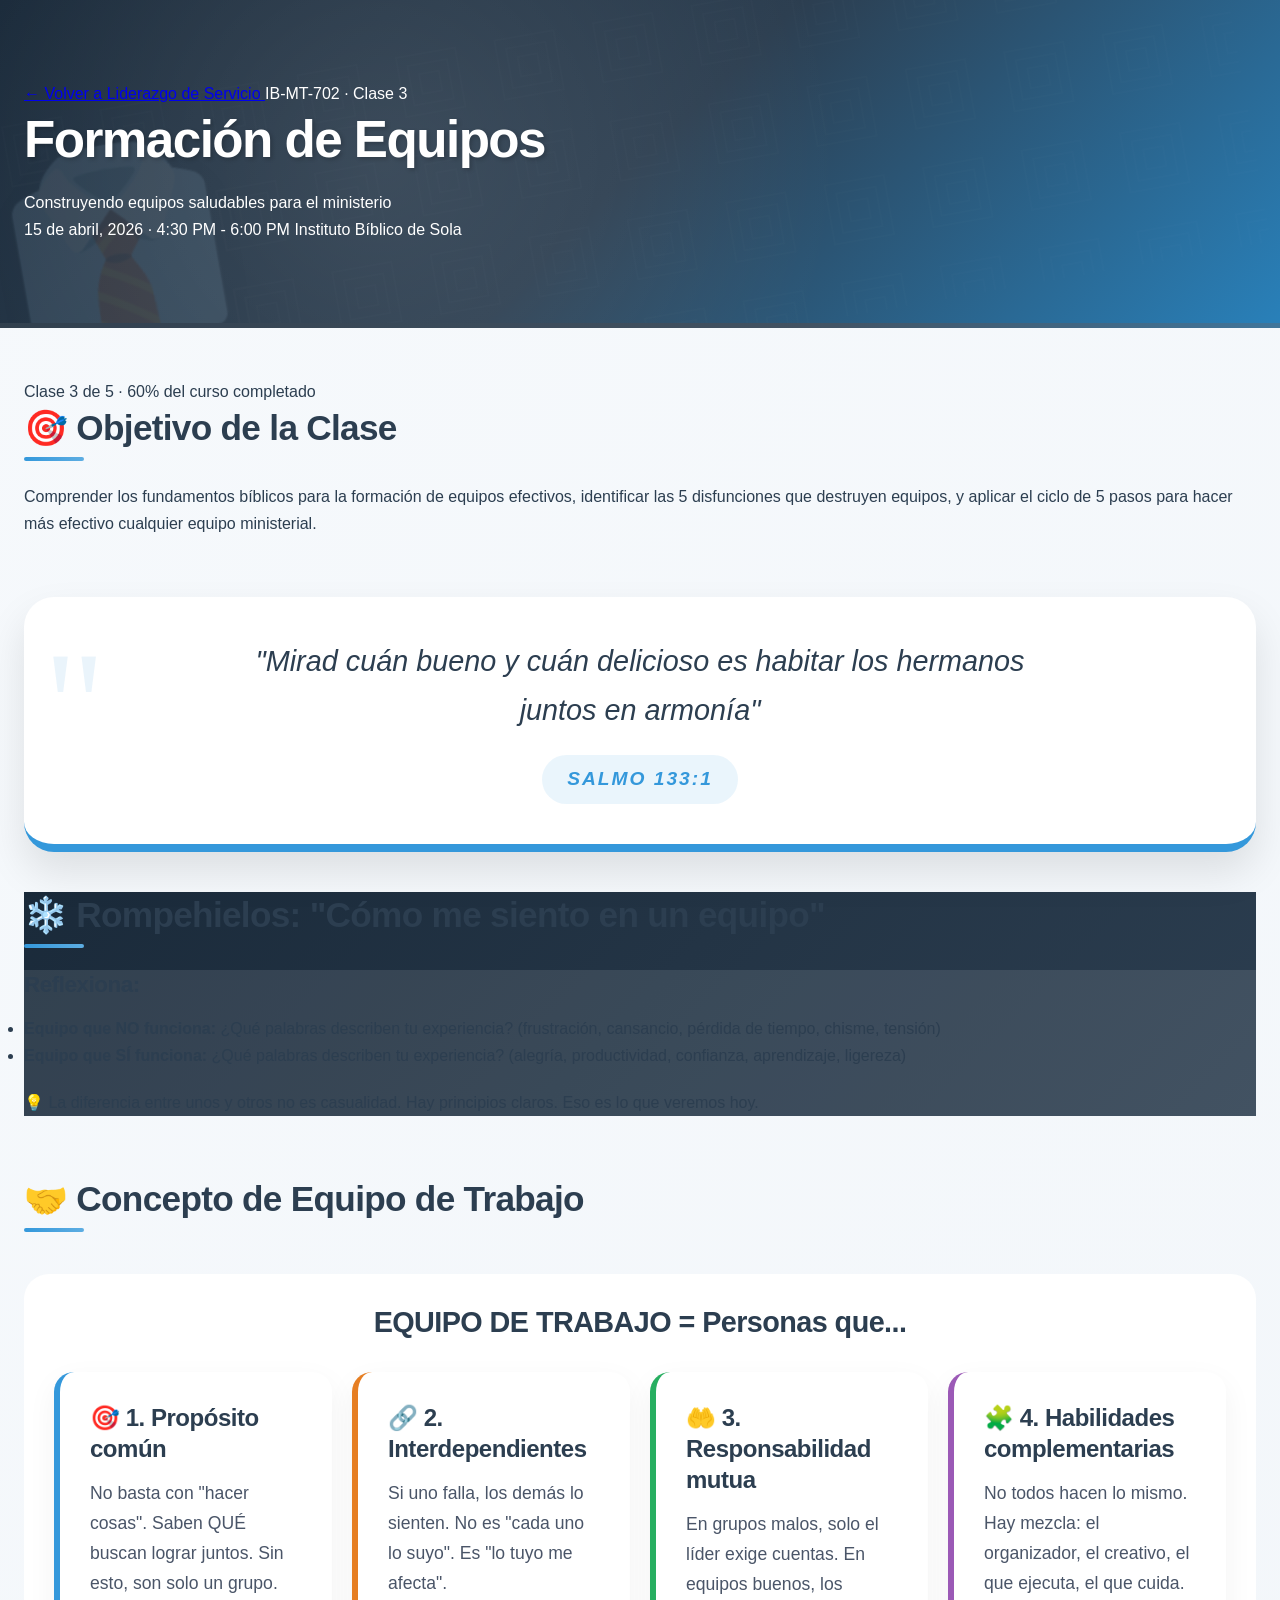
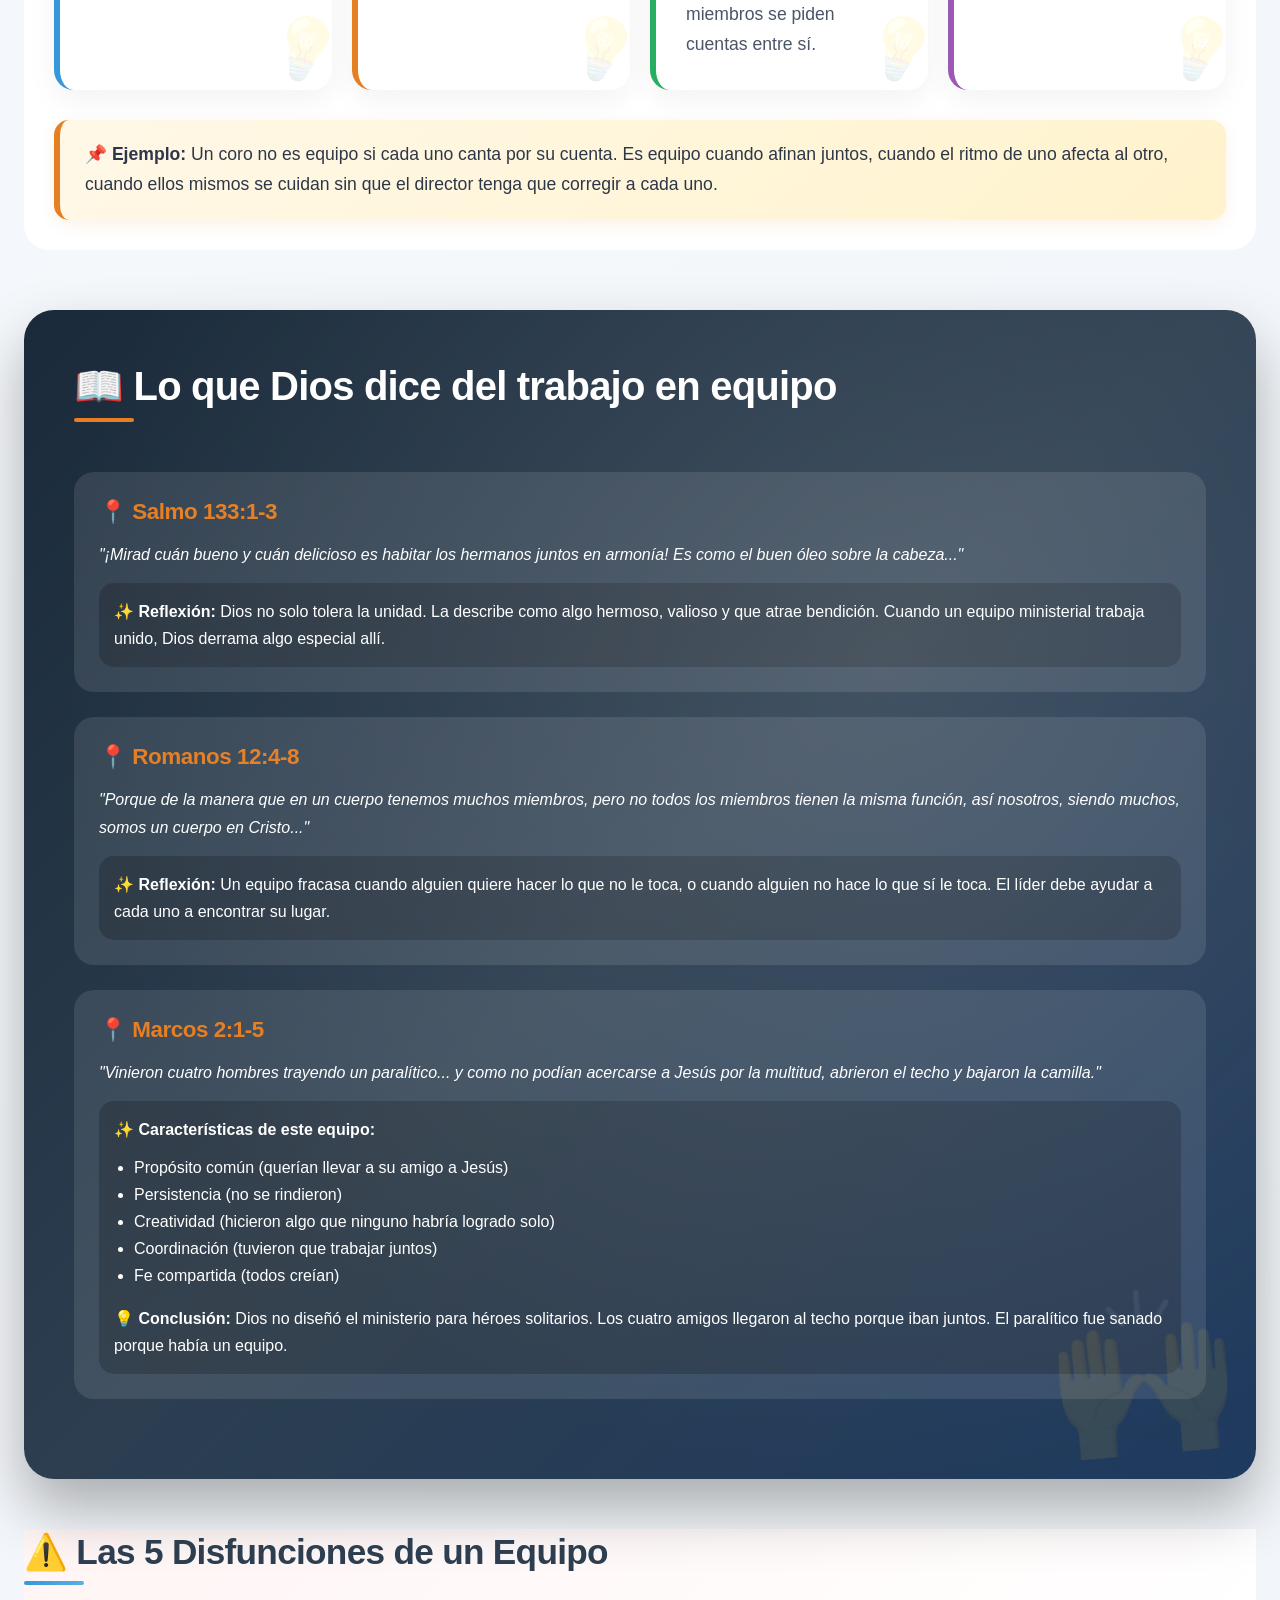
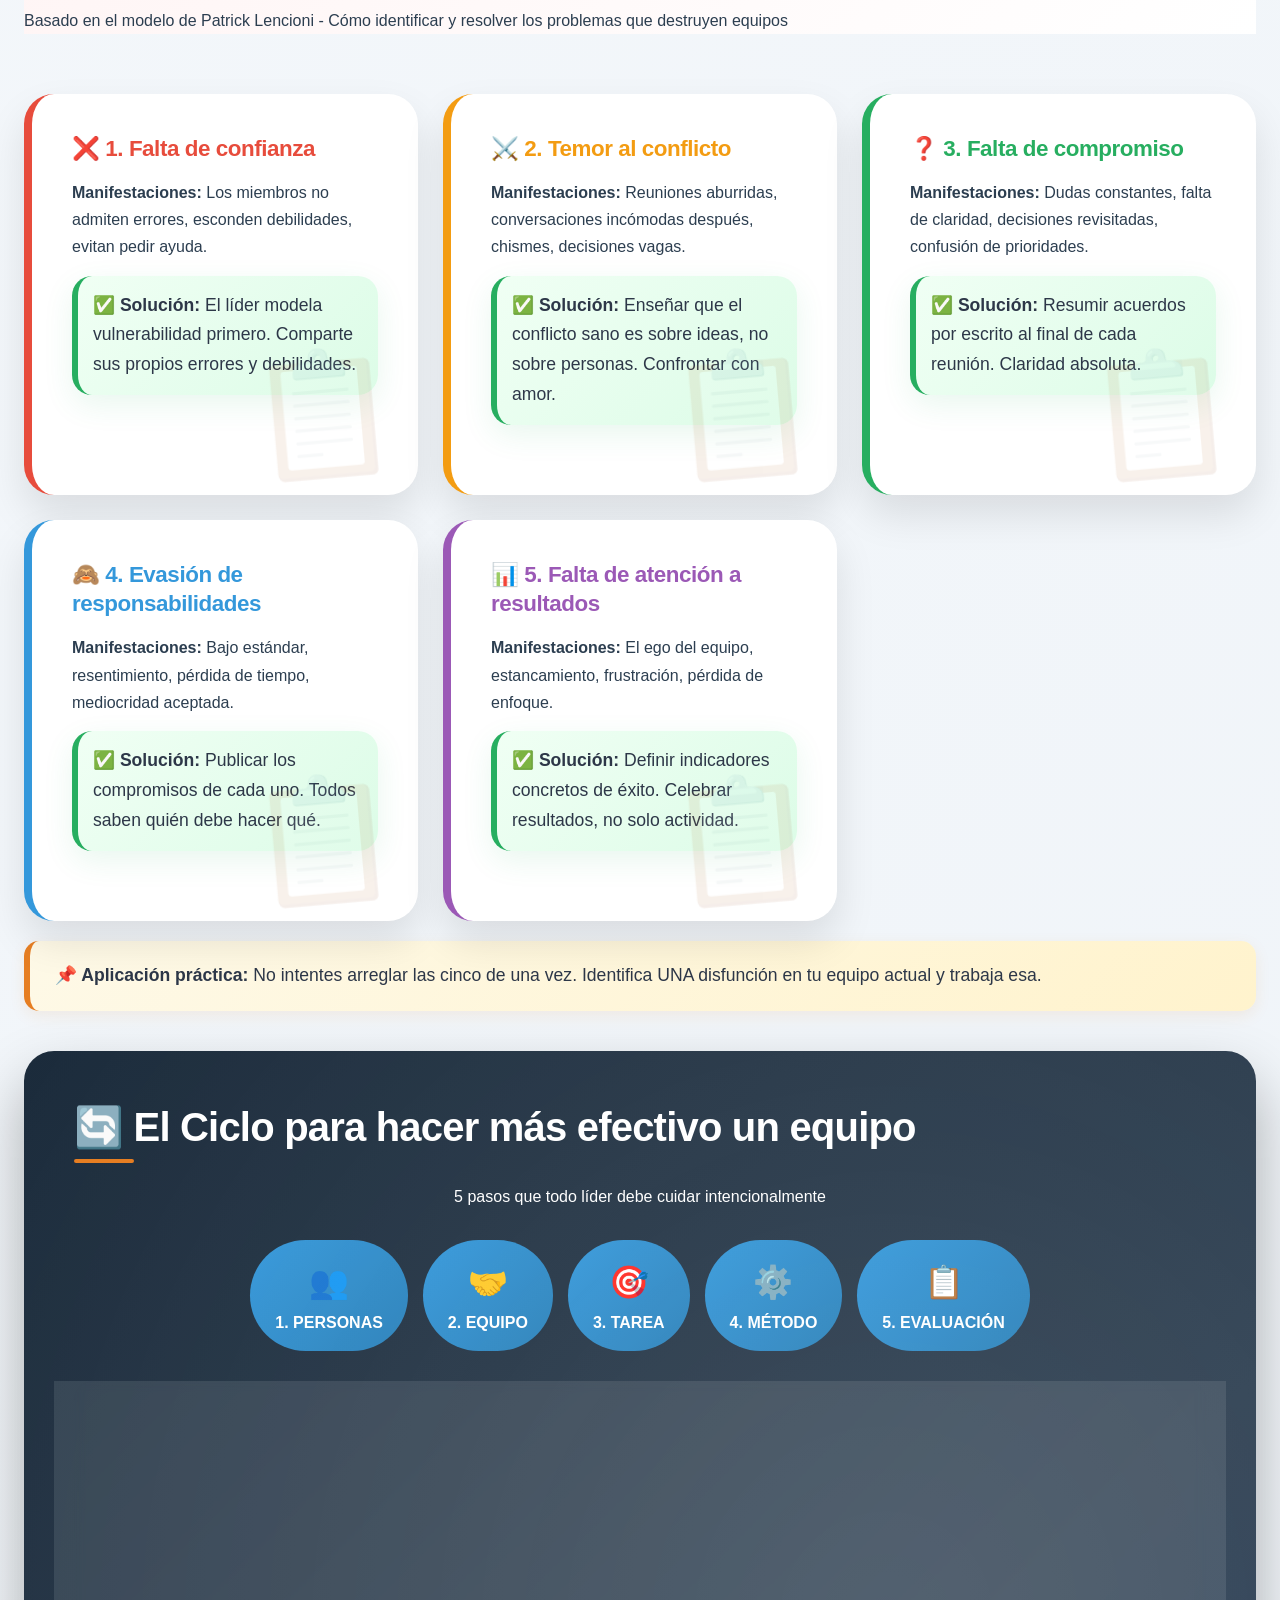
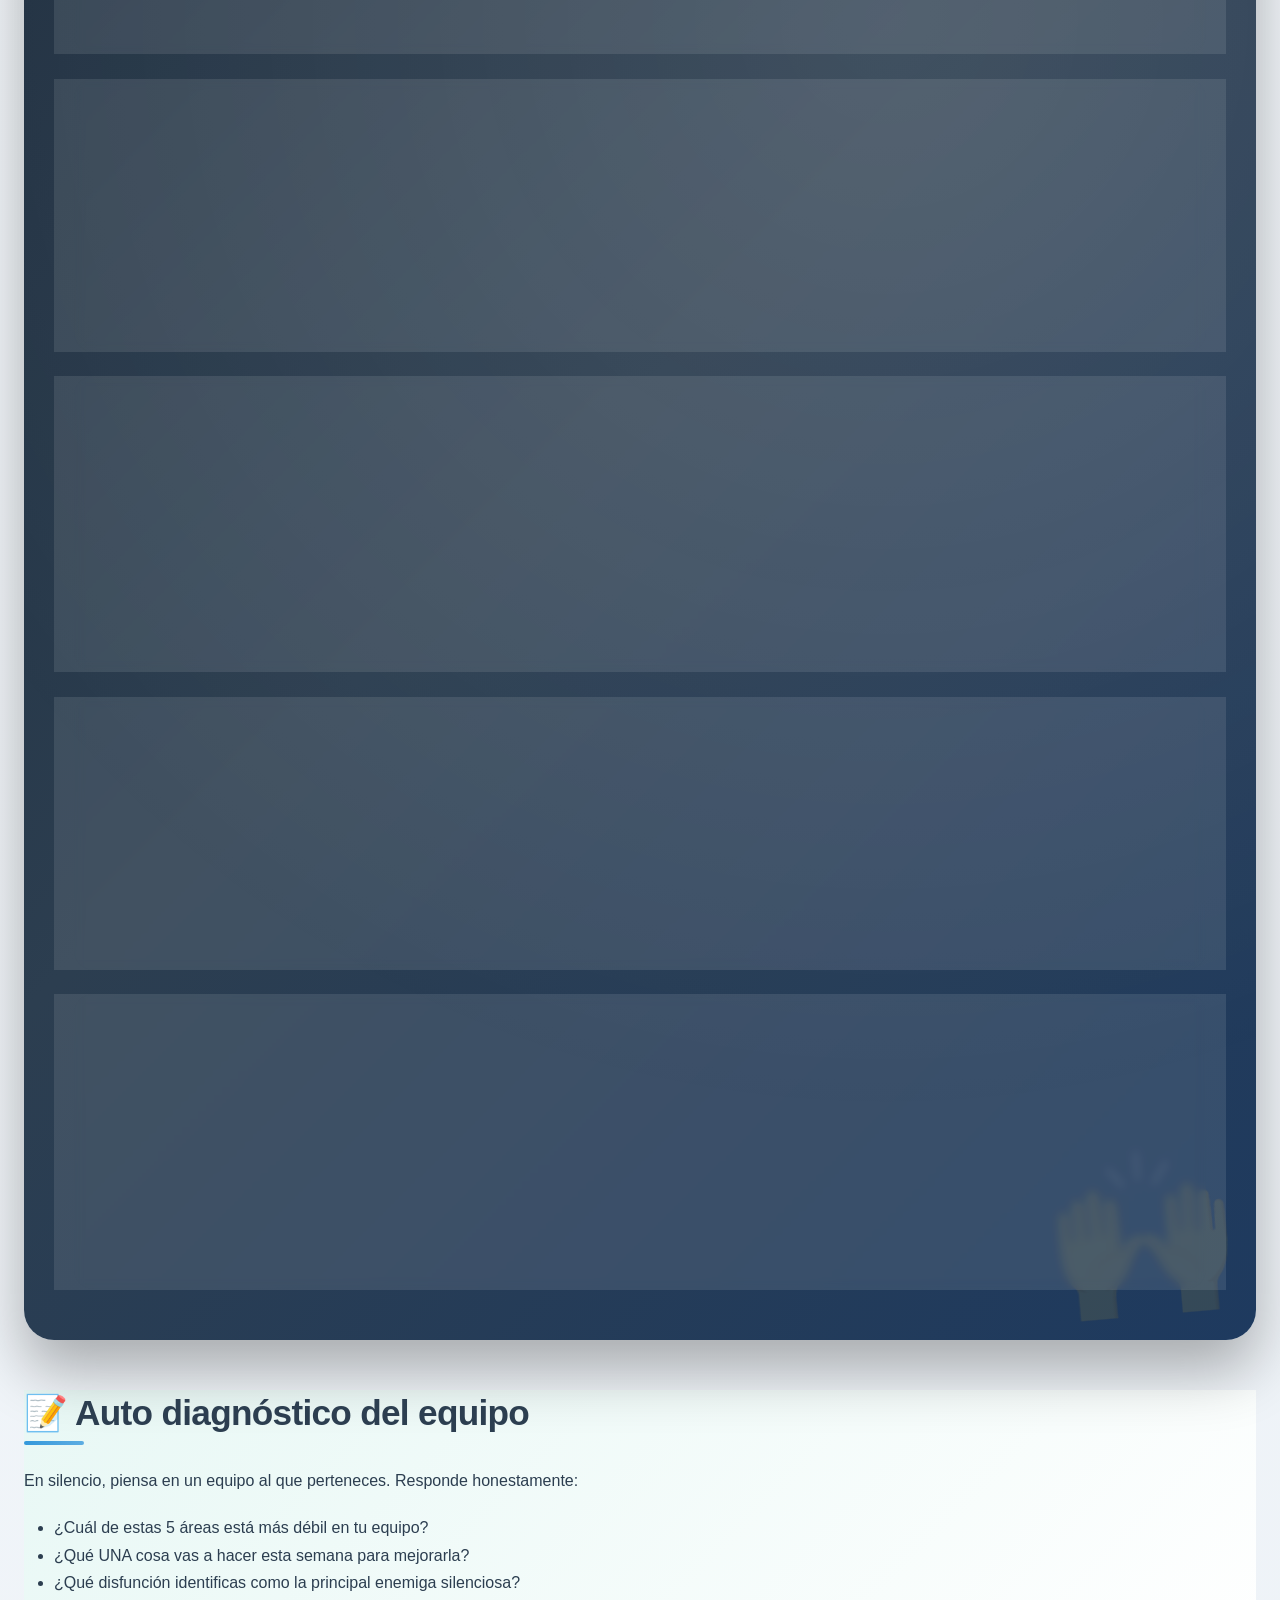
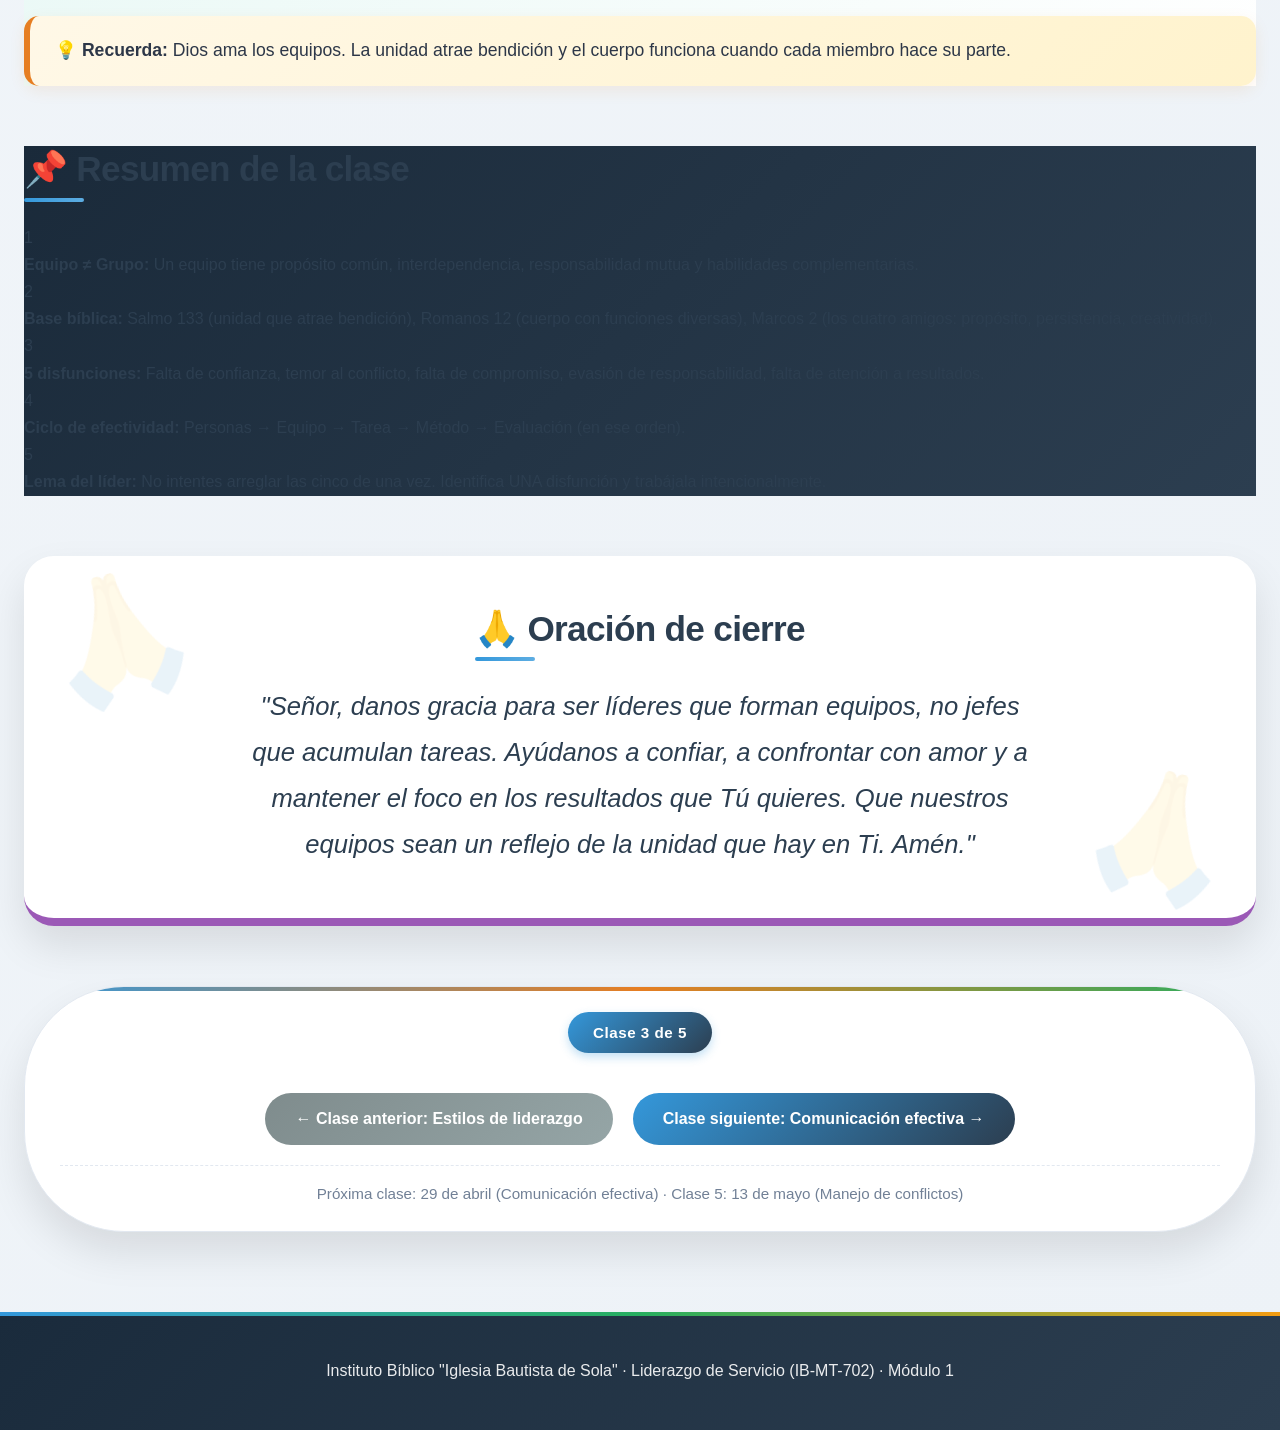
<file: clases/liderazgo-servicio/clase3.html>
<!DOCTYPE html>
<html lang="es">
<head>
    <meta charset="UTF-8">
    <meta name="viewport" content="width=device-width, initial-scale=1.0">
    <title>Liderazgo de Servicio - Clase 3: Formación de Equipos | Instituto Bíblico</title>
    <link rel="stylesheet" href="../../styles.css">
    <link rel="stylesheet" href="estilo.css">
</head>
<body class="clase-body liderazgo-body">
    <header class="clase-header liderazgo-header">
        <div class="container">
            <div class="header-nav">
                <a href="../../asignatura.html?id=liderazgo-servicio" class="btn-volver">
                    ← Volver a Liderazgo de Servicio
                </a>
                <span class="clase-badge">IB-MT-702 · Clase 3</span>
            </div>
            <h1>Formación de Equipos</h1>
            <p class="subtitulo-clase">Construyendo equipos saludables para el ministerio</p>
            <div class="meta-info">
                <span class="fecha-clase">15 de abril, 2026 · 4:30 PM - 6:00 PM</span>
                <span class="profesor-clase">Instituto Bíblico de Sola</span>
            </div>
        </div>
    </header>

    <main class="container clase-container">
        <!-- Barra de progreso de la clase -->
        <div class="progreso-clase">
            <div class="progreso-barra" style="width: 60%"></div>
            <span>Clase 3 de 5 · 60% del curso completado</span>
        </div>

        <!-- Objetivo de la clase -->
        <section class="objetivo-card liderazgo-objetivo">
            <h2>🎯 Objetivo de la Clase</h2>
            <p>Comprender los fundamentos bíblicos para la formación de equipos efectivos, identificar las 5 disfunciones que destruyen equipos, y aplicar el ciclo de 5 pasos para hacer más efectivo cualquier equipo ministerial.</p>
        </section>

        <!-- Versículo Clave -->
        <section class="versiculo-destacado">
            <div class="versiculo-contenido">
                <p class="texto">"Mirad cuán bueno y cuán delicioso es habitar los hermanos juntos en armonía"</p>
                <cite>Salmo 133:1</cite>
            </div>
        </section>

        <!-- Rompehielos: Cómo me siento en un equipo -->
        <section class="dinamica-card" style="background: linear-gradient(135deg, #1a2a3a, #2c3e50);">
            <h2>❄️ Rompehielos: "Cómo me siento en un equipo"</h2>
            <div class="dinamica-contenido">
                <div class="reflexion-box" style="background: rgba(255,255,255,0.1);">
                    <h3>Reflexiona:</h3>
                    <ul>
                        <li><strong>Equipo que NO funciona:</strong> ¿Qué palabras describen tu experiencia? (frustración, cansancio, pérdida de tiempo, chisme, tensión)</li>
                        <li><strong>Equipo que SÍ funciona:</strong> ¿Qué palabras describen tu experiencia? (alegría, productividad, confianza, aprendizaje, ligereza)</li>
                    </ul>
                    <p class="texto-destacado" style="margin-top: 20px; font-size: 1rem;">💡 La diferencia entre unos y otros no es casualidad. Hay principios claros. Eso es lo que veremos hoy.</p>
                </div>
            </div>
        </section>

        <!-- CONCEPTO DE EQUIPO -->
        <section class="estructura-clase">
            <h2>🤝 Concepto de Equipo de Trabajo</h2>
            <div class="definicion-equipo" style="background: white; border-radius: 25px; padding: 30px; margin: 20px 0;">
                <h3 style="color: var(--liderazgo-primary); font-size: 1.8rem; text-align: center; margin-bottom: 25px;">EQUIPO DE TRABAJO = Personas que...</h3>
                <div class="definiciones-grid" style="grid-template-columns: repeat(auto-fit, minmax(250px, 1fr)); gap: 20px;">
                    <div class="definicion-item" style="border-left-color: var(--liderazgo-secondary);">
                        <h3>🎯 1. Propósito común</h3>
                        <p>No basta con "hacer cosas". Saben QUÉ buscan lograr juntos. Sin esto, son solo un grupo.</p>
                    </div>
                    <div class="definicion-item" style="border-left-color: var(--liderazgo-accent);">
                        <h3>🔗 2. Interdependientes</h3>
                        <p>Si uno falla, los demás lo sienten. No es "cada uno lo suyo". Es "lo tuyo me afecta".</p>
                    </div>
                    <div class="definicion-item" style="border-left-color: var(--liderazgo-success);">
                        <h3>🤲 3. Responsabilidad mutua</h3>
                        <p>En grupos malos, solo el líder exige cuentas. En equipos buenos, los miembros se piden cuentas entre sí.</p>
                    </div>
                    <div class="definicion-item" style="border-left-color: var(--liderazgo-purple);">
                        <h3>🧩 4. Habilidades complementarias</h3>
                        <p>No todos hacen lo mismo. Hay mezcla: el organizador, el creativo, el que ejecuta, el que cuida.</p>
                    </div>
                </div>
                <div class="pregunta-debate" style="margin-top: 20px;">
                    <p><strong>📌 Ejemplo:</strong> Un coro no es equipo si cada uno canta por su cuenta. Es equipo cuando afinan juntos, cuando el ritmo de uno afecta al otro, cuando ellos mismos se cuidan sin que el director tenga que corregir a cada uno.</p>
                </div>
            </div>
        </section>

        <!-- LO QUE DIOS DICE DEL TRABAJO EN EQUIPO -->
        <section class="servicio-card" style="background: linear-gradient(135deg, #1a2a3a, #2c3e50, #1e3a5f);">
            <h2>📖 Lo que Dios dice del trabajo en equipo</h2>
            
            <div style="margin: 30px 0;">
                <div style="background: rgba(255,255,255,0.1); border-radius: 20px; padding: 25px; margin-bottom: 25px;">
                    <h3 style="color: var(--liderazgo-accent); margin-bottom: 15px;">📍 Salmo 133:1-3</h3>
                    <p style="font-style: italic; margin-bottom: 15px;">"¡Mirad cuán bueno y cuán delicioso es habitar los hermanos juntos en armonía! Es como el buen óleo sobre la cabeza..."</p>
                    <div style="background: rgba(0,0,0,0.2); border-radius: 15px; padding: 15px;">
                        <p><strong>✨ Reflexión:</strong> Dios no solo tolera la unidad. La describe como algo hermoso, valioso y que atrae bendición. Cuando un equipo ministerial trabaja unido, Dios derrama algo especial allí.</p>
                    </div>
                </div>

                <div style="background: rgba(255,255,255,0.1); border-radius: 20px; padding: 25px; margin-bottom: 25px;">
                    <h3 style="color: var(--liderazgo-accent); margin-bottom: 15px;">📍 Romanos 12:4-8</h3>
                    <p style="font-style: italic; margin-bottom: 15px;">"Porque de la manera que en un cuerpo tenemos muchos miembros, pero no todos los miembros tienen la misma función, así nosotros, siendo muchos, somos un cuerpo en Cristo..."</p>
                    <div style="background: rgba(0,0,0,0.2); border-radius: 15px; padding: 15px;">
                        <p><strong>✨ Reflexión:</strong> Un equipo fracasa cuando alguien quiere hacer lo que no le toca, o cuando alguien no hace lo que sí le toca. El líder debe ayudar a cada uno a encontrar su lugar.</p>
                    </div>
                </div>

                <div style="background: rgba(255,255,255,0.1); border-radius: 20px; padding: 25px;">
                    <h3 style="color: var(--liderazgo-accent); margin-bottom: 15px;">📍 Marcos 2:1-5</h3>
                    <p style="font-style: italic; margin-bottom: 15px;">"Vinieron cuatro hombres trayendo un paralítico... y como no podían acercarse a Jesús por la multitud, abrieron el techo y bajaron la camilla."</p>
                    <div style="background: rgba(0,0,0,0.2); border-radius: 15px; padding: 15px;">
                        <p><strong>✨ Características de este equipo:</strong></p>
                        <ul style="margin-left: 20px; margin-top: 10px;">
                            <li>Propósito común (querían llevar a su amigo a Jesús)</li>
                            <li>Persistencia (no se rindieron)</li>
                            <li>Creatividad (hicieron algo que ninguno habría logrado solo)</li>
                            <li>Coordinación (tuvieron que trabajar juntos)</li>
                            <li>Fe compartida (todos creían)</li>
                        </ul>
                        <p style="margin-top: 15px;"><strong>💡 Conclusión:</strong> Dios no diseñó el ministerio para héroes solitarios. Los cuatro amigos llegaron al techo porque iban juntos. El paralítico fue sanado porque había un equipo.</p>
                    </div>
                </div>
            </div>
        </section>

        <!-- LAS 5 DISFUNCIONES DE UN EQUIPO -->
        <section class="objetivo-card" style="background: linear-gradient(135deg, #FFF5F5, #FFFFFF); border-left-color: var(--liderazgo-danger);">
            <h2>⚠️ Las 5 Disfunciones de un Equipo</h2>
            <p>Basado en el modelo de Patrick Lencioni - Cómo identificar y resolver los problemas que destruyen equipos</p>
        </section>

        <div class="contenido-grid" style="display: grid; grid-template-columns: repeat(auto-fit, minmax(300px, 1fr)); gap: 25px;">
            <div class="caso-card" style="border-left-color: #e74c3c; margin: 0;">
                <h3 style="color: #e74c3c;">❌ 1. Falta de confianza</h3>
                <p><strong>Manifestaciones:</strong> Los miembros no admiten errores, esconden debilidades, evitan pedir ayuda.</p>
                <div class="perspectiva-biblica" style="margin-top: 15px; padding: 15px;">
                    <p><strong>✅ Solución:</strong> El líder modela vulnerabilidad primero. Comparte sus propios errores y debilidades.</p>
                </div>
            </div>

            <div class="caso-card" style="border-left-color: #f39c12; margin: 0;">
                <h3 style="color: #f39c12;">⚔️ 2. Temor al conflicto</h3>
                <p><strong>Manifestaciones:</strong> Reuniones aburridas, conversaciones incómodas después, chismes, decisiones vagas.</p>
                <div class="perspectiva-biblica" style="margin-top: 15px; padding: 15px;">
                    <p><strong>✅ Solución:</strong> Enseñar que el conflicto sano es sobre ideas, no sobre personas. Confrontar con amor.</p>
                </div>
            </div>

            <div class="caso-card" style="border-left-color: #27ae60; margin: 0;">
                <h3 style="color: #27ae60;">❓ 3. Falta de compromiso</h3>
                <p><strong>Manifestaciones:</strong> Dudas constantes, falta de claridad, decisiones revisitadas, confusión de prioridades.</p>
                <div class="perspectiva-biblica" style="margin-top: 15px; padding: 15px;">
                    <p><strong>✅ Solución:</strong> Resumir acuerdos por escrito al final de cada reunión. Claridad absoluta.</p>
                </div>
            </div>

            <div class="caso-card" style="border-left-color: #3498db; margin: 0;">
                <h3 style="color: #3498db;">🙈 4. Evasión de responsabilidades</h3>
                <p><strong>Manifestaciones:</strong> Bajo estándar, resentimiento, pérdida de tiempo, mediocridad aceptada.</p>
                <div class="perspectiva-biblica" style="margin-top: 15px; padding: 15px;">
                    <p><strong>✅ Solución:</strong> Publicar los compromisos de cada uno. Todos saben quién debe hacer qué.</p>
                </div>
            </div>

            <div class="caso-card" style="border-left-color: #9b59b6; margin: 0;">
                <h3 style="color: #9b59b6;">📊 5. Falta de atención a resultados</h3>
                <p><strong>Manifestaciones:</strong> El ego del equipo, estancamiento, frustración, pérdida de enfoque.</p>
                <div class="perspectiva-biblica" style="margin-top: 15px; padding: 15px;">
                    <p><strong>✅ Solución:</strong> Definir indicadores concretos de éxito. Celebrar resultados, no solo actividad.</p>
                </div>
            </div>
        </div>

        <div class="pregunta-debate" style="background: linear-gradient(135deg, #fef9e7, #fff3cd); margin: 20px 0;">
            <p><strong>📌 Aplicación práctica:</strong> No intentes arreglar las cinco de una vez. Identifica UNA disfunción en tu equipo actual y trabaja esa.</p>
        </div>

        <!-- EL CICLO PARA HACER MÁS EFECTIVO UN EQUIPO -->
        <section class="servicio-card" style="background: linear-gradient(135deg, #1a2a3a, #2c3e50, #1e3a5f); margin-top: 40px;">
            <h2>🔄 El Ciclo para hacer más efectivo un equipo</h2>
            <p style="text-align: center; margin-bottom: 30px;">5 pasos que todo líder debe cuidar intencionalmente</p>

            <!-- Ciclo visual -->
            <div style="display: flex; flex-wrap: wrap; justify-content: center; gap: 15px; margin: 30px 0;">
                <div style="background: linear-gradient(135deg, #3498db, #2980b9); border-radius: 60px; padding: 15px 25px; text-align: center; min-width: 120px;">
                    <span style="font-size: 2rem;">👥</span>
                    <div><strong>1. PERSONAS</strong></div>
                </div>
                <div style="background: linear-gradient(135deg, #3498db, #2980b9); border-radius: 60px; padding: 15px 25px; text-align: center; min-width: 120px;">
                    <span style="font-size: 2rem;">🤝</span>
                    <div><strong>2. EQUIPO</strong></div>
                </div>
                <div style="background: linear-gradient(135deg, #3498db, #2980b9); border-radius: 60px; padding: 15px 25px; text-align: center; min-width: 120px;">
                    <span style="font-size: 2rem;">🎯</span>
                    <div><strong>3. TAREA</strong></div>
                </div>
                <div style="background: linear-gradient(135deg, #3498db, #2980b9); border-radius: 60px; padding: 15px 25px; text-align: center; min-width: 120px;">
                    <span style="font-size: 2rem;">⚙️</span>
                    <div><strong>4. MÉTODO</strong></div>
                </div>
                <div style="background: linear-gradient(135deg, #3498db, #2980b9); border-radius: 60px; padding: 15px 25px; text-align: center; min-width: 120px;">
                    <span style="font-size: 2rem;">📋</span>
                    <div><strong>5. EVALUACIÓN</strong></div>
                </div>
            </div>

            <div style="display: grid; gap: 25px;">
                <div class="integracion-item" style="background: rgba(255,255,255,0.1); text-align: left;">
                    <h3 style="color: var(--liderazgo-accent);">1️⃣ PERSONAS</h3>
                    <p>El líder debe asegurarse de que CADA persona entienda por qué está en el equipo y qué aporta que nadie más puede aportar. Esto se logra con una reunión individual de 15 minutos con cada miembro.</p>
                    <div class="perspectiva-biblica" style="background: rgba(0,0,0,0.2); margin-top: 10px;">
                        <p><strong>📌 Pregunta para diagnosticar:</strong> ¿Cada miembro podría explicar en una frase cuál es su contribución única?</p>
                    </div>
                </div>

                <div class="integracion-item" style="background: rgba(255,255,255,0.1); text-align: left;">
                    <h3 style="color: var(--liderazgo-accent);">2️⃣ EQUIPO</h3>
                    <p>El líder debe asegurarse de que TODOS entiendan a TODOS. En la primera reunión, cada persona comparte: su historia, su rol, lo que se le hace difícil y lo que puede aportar.</p>
                    <div class="perspectiva-biblica" style="background: rgba(0,0,0,0.2); margin-top: 10px;">
                        <p><strong>📌 Pregunta para diagnosticar:</strong> ¿Podrías decir una fortaleza de la persona a tu izquierda?</p>
                    </div>
                </div>

                <div class="integracion-item" style="background: rgba(255,255,255,0.1); text-align: left;">
                    <h3 style="color: var(--liderazgo-accent);">3️⃣ TAREA</h3>
                    <p>El líder debe lograr que haya CLARIDAD total del objetivo. Redacta una sola frase que responda: ¿Para qué existe este equipo?</p>
                    <div class="perspectiva-biblica" style="background: rgba(0,0,0,0.2); margin-top: 10px;">
                        <p><strong>📌 Ejemplo:</strong> ❌ Confuso: "Mejorar el área de música"<br>
                        ✅ Claro: "Que la congregación cante con entendimiento y gozo cada domingo"</p>
                        <p><strong>Pregunta:</strong> ¿Todos dirían la misma respuesta si preguntamos cuál es el éxito de este equipo?</p>
                    </div>
                </div>

                <div class="integracion-item" style="background: rgba(255,255,255,0.1); text-align: left;">
                    <h3 style="color: var(--liderazgo-accent);">4️⃣ MÉTODO</h3>
                    <p>El líder define las reglas de operación: ¿cada cuánto se reúnen? ¿cómo se toman decisiones? ¿cómo se comunican? ¿qué pasa si alguien no cumple?</p>
                    <div class="perspectiva-biblica" style="background: rgba(0,0,0,0.2); margin-top: 10px;">
                        <p><strong>📌 Regla simple:</strong> "Toda decisión importante se toma en reunión, no por mensajes. Cada compromiso tiene responsable y fecha."</p>
                        <p><strong>Pregunta:</strong> Si el líder faltara un mes, ¿el equipo sabría cómo seguir?</p>
                    </div>
                </div>

                <div class="integracion-item" style="background: rgba(255,255,255,0.1); text-align: left;">
                    <h3 style="color: var(--liderazgo-accent);">5️⃣ EVALUACIÓN</h3>
                    <p>El líder programa evaluaciones cada 2-3 meses con una sola pregunta: "¿Cómo lo estamos haciendo?" Luego tres sub-preguntas: ¿qué funciona bien? ¿qué no funciona? ¿qué debemos cambiar?</p>
                    <div class="perspectiva-biblica" style="background: rgba(0,0,0,0.2); margin-top: 10px;">
                        <p><strong>📌 Forma práctica:</strong> 15 minutos. Cada uno escribe en post-its. El líder agrupa y define 1-2 ajustes.</p>
                        <p><strong>Pregunta:</strong> ¿Cuándo fue la última vez que el equipo cambió algo porque la evaluación mostró que no funcionaba?</p>
                    </div>
                </div>
            </div>
        </section>

        <!-- AUTO DIAGNÓSTICO -->
        <section class="objetivo-card" style="background: linear-gradient(135deg, #E8F8F5, #FFFFFF); border-left-color: var(--liderazgo-success);">
            <h2>📝 Auto diagnóstico del equipo</h2>
            <p>En silencio, piensa en un equipo al que perteneces. Responde honestamente:</p>
            <ul style="margin-top: 20px; margin-left: 30px;">
                <li>¿Cuál de estas 5 áreas está más débil en tu equipo?</li>
                <li>¿Qué UNA cosa vas a hacer esta semana para mejorarla?</li>
                <li>¿Qué disfunción identificas como la principal enemiga silenciosa?</li>
            </ul>
            <div class="pregunta-debate" style="margin-top: 20px;">
                <p><strong>💡 Recuerda:</strong> Dios ama los equipos. La unidad atrae bendición y el cuerpo funciona cuando cada miembro hace su parte.</p>
            </div>
        </section>

      

        <!-- Resumen ejecutivo -->
        <section class="conclusion-card" style="background: linear-gradient(135deg, #1a2a3a, #2c3e50);">
            <h2>📌 Resumen de la clase</h2>
            <div class="desafio-contenido">
                <div class="desafio-item">
                    <span class="check">1</span>
                    <p><strong>Equipo ≠ Grupo:</strong> Un equipo tiene propósito común, interdependencia, responsabilidad mutua y habilidades complementarias.</p>
                </div>
                <div class="desafio-item">
                    <span class="check">2</span>
                    <p><strong>Base bíblica:</strong> Salmo 133 (unidad que atrae bendición), Romanos 12 (cuerpo con funciones diversas), Marcos 2 (los cuatro amigos: propósito, persistencia, creatividad).</p>
                </div>
                <div class="desafio-item">
                    <span class="check">3</span>
                    <p><strong>5 disfunciones:</strong> Falta de confianza, temor al conflicto, falta de compromiso, evasión de responsabilidad, falta de atención a resultados.</p>
                </div>
                <div class="desafio-item">
                    <span class="check">4</span>
                    <p><strong>Ciclo de efectividad:</strong> Personas → Equipo → Tarea → Método → Evaluación (en ese orden).</p>
                </div>
                <div class="desafio-item">
                    <span class="check">5</span>
                    <p><strong>Lema del líder:</strong> No intentes arreglar las cinco de una vez. Identifica UNA disfunción y trabájala intencionalmente.</p>
                </div>
            </div>
        </section>

        <!-- Oración de cierre -->
        <section class="oracion-card">
            <h2>🙏 Oración de cierre</h2>
            <div class="oracion-contenido">
                <p><em>"Señor, danos gracia para ser líderes que forman equipos, no jefes que acumulan tareas. Ayúdanos a confiar, a confrontar con amor y a mantener el foco en los resultados que Tú quieres. Que nuestros equipos sean un reflejo de la unidad que hay en Ti. Amén."</em></p>
            </div>
        </section>

        <!-- Navegación -->
        <div class="navegacion-clases">
            <span class="clase-actual">Clase 3 de 5</span>
            <div class="botones-navegacion">
                <a href="clase-2.html" class="btn-volver-clase">← Clase anterior: Estilos de liderazgo</a>
                <a href="clase-4.html" class="btn-siguiente">Clase siguiente: Comunicación efectiva →</a>
            </div>
            <p class="nota-clases">Próxima clase: 29 de abril (Comunicación efectiva) · Clase 5: 13 de mayo (Manejo de conflictos)</p>
        </div>
    </main>

    <footer class="clase-footer">
        <div class="container">
            <p>Instituto Bíblico "Iglesia Bautista de Sola" · Liderazgo de Servicio (IB-MT-702) · Módulo 1</p>
        </div>
    </footer>
</body>
</html>
</file>
<file: styles.css>
/* ============================================
   INSTITUTO BÍBLICO - ESTILOS PROFESIONALES
   Versión moderna con diseño limpio y elegante
   ============================================ */

/* ===== VARIABLES Y CONFIGURACIÓN ===== */
:root {
    /* Paleta de colores principal */
    --primary-dark: #1a2b3c;
    --primary: #2c3e50;
    --primary-light: #34495e;
    --accent: #3498db;
    --accent-dark: #2980b9;
    --accent-light: #5dade2;
    --success: #27ae60;
    --warning: #f39c12;
    --danger: #e74c3c;
    --purple: #9b59b6;
    --orange: #e67e22;
    
    /* Colores neutros */
    --bg-light: #f8fafc;
    --bg-white: #ffffff;
    --text-dark: #2c3e50;
    --text-medium: #4a5568;
    --text-light: #718096;
    --border-light: #e2e8f0;
    --shadow-sm: 0 4px 6px -1px rgba(0, 0, 0, 0.1), 0 2px 4px -1px rgba(0, 0, 0, 0.06);
    --shadow-md: 0 10px 15px -3px rgba(0, 0, 0, 0.1), 0 4px 6px -2px rgba(0, 0, 0, 0.05);
    --shadow-lg: 0 20px 25px -5px rgba(0, 0, 0, 0.1), 0 10px 10px -5px rgba(0, 0, 0, 0.04);
    --shadow-xl: 0 25px 50px -12px rgba(0, 0, 0, 0.25);
    
    /* Tipografía */
    --font-primary: 'Inter', -apple-system, BlinkMacSystemFont, 'Segoe UI', Roboto, sans-serif;
    --font-heading: 'Poppins', var(--font-primary);
    
    /* Bordes */
    --radius-sm: 8px;
    --radius-md: 12px;
    --radius-lg: 20px;
    --radius-xl: 30px;
}

/* ===== RESET Y BASE ===== */
* {
    margin: 0;
    padding: 0;
    box-sizing: border-box;
}

::selection {
    background: var(--accent);
    color: white;
}

body {
    font-family: var(--font-primary);
    line-height: 1.7;
    color: var(--text-dark);
    background-color: var(--bg-light);
    -webkit-font-smoothing: antialiased;
    -moz-osx-font-smoothing: grayscale;
}

.container {
    max-width: 1280px;
    margin: 0 auto;
    padding: 0 24px;
}

/* ===== TIPOGRAFÍA ===== */
h1, h2, h3, h4, h5, h6 {
    font-family: var(--font-heading);
    font-weight: 600;
    line-height: 1.3;
    letter-spacing: -0.02em;
}

h1 {
    font-size: 3.2rem;
    font-weight: 700;
    letter-spacing: -0.03em;
}

h2 {
    font-size: 2.2rem;
    margin-bottom: 2rem;
    position: relative;
    display: inline-block;
}

h2:after {
    content: '';
    position: absolute;
    bottom: -10px;
    left: 0;
    width: 60px;
    height: 4px;
    background: linear-gradient(90deg, var(--accent), var(--accent-light));
    border-radius: 2px;
}

h3 {
    font-size: 1.4rem;
    margin-bottom: 1rem;
}

/* ===== HEADER MEJORADO ===== */
header {
    background: linear-gradient(135deg, #1a2b3c 0%, #2c3e50 50%, #3498db 100%);
    color: white;
    padding: 80px 0;
    margin-bottom: 50px;
    position: relative;
    overflow: hidden;
}

header::before {
    content: '';
    position: absolute;
    top: 0;
    right: 0;
    bottom: 0;
    left: 0;
    background: url('data:image/svg+xml,<svg xmlns="http://www.w3.org/2000/svg" viewBox="0 0 100 100" opacity="0.1"><path d="M20 20 L80 20 L80 80 L20 80 Z" fill="none" stroke="white" stroke-width="2"/><path d="M30 30 L70 30 L70 70 L30 70 Z" fill="none" stroke="white" stroke-width="2"/><path d="M40 40 L60 40 L60 60 L40 60 Z" fill="none" stroke="white" stroke-width="2"/></svg>');
    background-size: 100px 100px;
    opacity: 0.1;
}

header .container {
    position: relative;
    z-index: 1;
}

header h1 {
    font-size: 3.2rem;
    margin-bottom: 15px;
    text-shadow: 2px 2px 4px rgba(0,0,0,0.2);
}

.subtitle {
    font-size: 1.3rem;
    opacity: 0.95;
    font-weight: 300;
    letter-spacing: 0.5px;
}

.header-info {
    margin-top: 20px;
    font-size: 1.1rem;
    opacity: 0.9;
    display: inline-block;
    padding: 8px 20px;
    background: rgba(255,255,255,0.15);
    border-radius: 50px;
    backdrop-filter: blur(5px);
}

/* ===== NAVEGACIÓN ELEGANTE ===== */
.nav-bar {
    background: white;
    box-shadow: var(--shadow-md);
    position: sticky;
    top: 0;
    z-index: 100;
    backdrop-filter: blur(10px);
    background: rgba(255, 255, 255, 0.95);
}

.nav-menu {
    list-style: none;
    display: flex;
    gap: 40px;
    margin: 0;
    padding: 0;
}

.nav-menu li a {
    color: var(--text-dark);
    text-decoration: none;
    font-weight: 500;
    padding: 15px 0;
    display: block;
    position: relative;
    transition: color 0.3s ease;
}

.nav-menu li a::after {
    content: '';
    position: absolute;
    bottom: 10px;
    left: 0;
    width: 0;
    height: 2px;
    background: var(--accent);
    transition: width 0.3s ease;
}

.nav-menu li a:hover {
    color: var(--accent);
}

.nav-menu li a:hover::after,
.nav-menu li a.activo::after {
    width: 100%;
}

.nav-menu li a.activo {
    color: var(--accent);
    font-weight: 600;
}

/* ===== SECCIONES ===== */
section {
    margin-bottom: 60px;
}

/* ===== TARJETAS DE ANUNCIOS ===== */
.anuncios-grid {
    display: grid;
    grid-template-columns: repeat(auto-fit, minmax(320px, 1fr));
    gap: 25px;
}

.tarjeta-anuncio {
    background: var(--bg-white);
    padding: 25px;
    border-radius: var(--radius-lg);
    box-shadow: var(--shadow-sm);
    border-left: 5px solid var(--accent);
    transition: all 0.3s cubic-bezier(0.4, 0, 0.2, 1);
    position: relative;
    overflow: hidden;
}

.tarjeta-anuncio::before {
    content: '';
    position: absolute;
    top: 0;
    right: 0;
    width: 100px;
    height: 100px;
    background: linear-gradient(135deg, transparent 50%, rgba(52, 152, 219, 0.1) 50%);
    transition: all 0.5s ease;
}

.tarjeta-anuncio:hover {
    transform: translateY(-8px);
    box-shadow: var(--shadow-lg);
}

.tarjeta-anuncio:hover::before {
    width: 150px;
    height: 150px;
}

.tarjeta-anuncio h3 {
    color: var(--text-dark);
    margin-bottom: 12px;
    font-size: 1.4rem;
}

.tarjeta-anuncio .fecha {
    color: var(--accent);
    font-size: 0.9rem;
    font-weight: 600;
    text-transform: uppercase;
    letter-spacing: 0.5px;
    margin-bottom: 15px;
    display: inline-block;
    background: rgba(52, 152, 219, 0.1);
    padding: 4px 12px;
    border-radius: 20px;
}

.tarjeta-anuncio p {
    color: var(--text-medium);
    line-height: 1.6;
}

/* ===== TARJETAS DE ASIGNATURAS ===== */
.asignaturas-grid {
    display: grid;
    grid-template-columns: repeat(auto-fit, minmax(320px, 1fr));
    gap: 30px;
}

.tarjeta-asignatura {
    background: var(--bg-white);
    border-radius: var(--radius-lg);
    overflow: hidden;
    box-shadow: var(--shadow-sm);
    cursor: pointer;
    transition: all 0.3s cubic-bezier(0.4, 0, 0.2, 1);
    position: relative;
    border: 1px solid var(--border-light);
}

.tarjeta-asignatura:hover {
    transform: translateY(-10px);
    box-shadow: var(--shadow-xl);
    border-color: var(--accent);
}

.contenido-asignatura {
    padding: 30px;
    text-align: left;
}

.codigo-asignatura {
    display: inline-block;
    background: linear-gradient(135deg, var(--accent), var(--accent-dark));
    color: white;
    padding: 4px 12px;
    border-radius: 20px;
    font-size: 0.8rem;
    font-weight: 600;
    letter-spacing: 0.5px;
    margin-bottom: 15px;
}

.contenido-asignatura h3 {
    color: var(--text-dark);
    margin-bottom: 10px;
    font-size: 1.5rem;
    font-weight: 600;
}

.contenido-asignatura .profesor {
    color: var(--text-light);
    font-size: 0.95rem;
    margin-bottom: 15px;
    display: flex;
    align-items: center;
    gap: 5px;
}

.contenido-asignatura .profesor::before {
    content: '👨‍🏫';
    font-size: 1rem;
}

.contenido-asignatura .descripcion {
    color: var(--text-medium);
    font-size: 0.95rem;
    margin-bottom: 20px;
    line-height: 1.6;
}

.info-creditos {
    display: flex;
    gap: 10px;
    margin: 15px 0;
    font-size: 0.9rem;
}

.creditos, .modulo {
    background: var(--bg-light);
    padding: 4px 12px;
    border-radius: 20px;
    color: var(--text-medium);
    font-weight: 500;
}

.progreso-clases {
    margin: 15px 0;
}

.etiqueta-clases {
    display: inline-block;
    background: linear-gradient(135deg, var(--warning), var(--orange));
    color: white;
    padding: 4px 12px;
    border-radius: 20px;
    font-size: 0.8rem;
    font-weight: 600;
}

.etiqueta-activa {
    display: inline-block;
    background: linear-gradient(135deg, var(--success), #2ecc71);
    color: white;
    padding: 6px 16px;
    border-radius: 25px;
    font-size: 0.85rem;
    font-weight: 600;
    letter-spacing: 0.5px;
    box-shadow: 0 4px 10px rgba(39, 174, 96, 0.3);
}

/* ===== MÓDULO ACTUAL ===== */
.info-modulo {
    background: linear-gradient(135deg, #1a2b3c, #2c3e50);
    color: white;
    padding: 30px;
    border-radius: var(--radius-lg);
    margin-bottom: 40px;
    box-shadow: var(--shadow-lg);
    position: relative;
    overflow: hidden;
}

.info-modulo::before {
    content: '📅';
    position: absolute;
    right: 20px;
    bottom: 20px;
    font-size: 5rem;
    opacity: 0.1;
}

.info-modulo h3 {
    font-size: 1.6rem;
    margin-bottom: 20px;
    color: white;
}

.info-modulo p {
    margin: 12px 0;
    font-size: 1.1rem;
    opacity: 0.95;
    display: flex;
    align-items: center;
    gap: 10px;
}

.info-modulo p::before {
    content: '•';
    color: var(--accent);
    font-size: 1.5rem;
}

/* ===== PÁGINA DE DETALLE DE ASIGNATURA ===== */
.detalle-asignatura {
    background: white;
    border-radius: var(--radius-xl);
    padding: 50px;
    box-shadow: var(--shadow-lg);
    margin: 30px 0;
}

.cabecera-asignatura {
    text-align: center;
    margin-bottom: 40px;
}

.codigo-grande {
    display: inline-block;
    background: linear-gradient(135deg, var(--accent), var(--accent-dark));
    color: white;
    padding: 8px 20px;
    border-radius: 30px;
    font-size: 1rem;
    font-weight: 600;
    margin-bottom: 20px;
}

.cabecera-asignatura h2 {
    font-size: 2.5rem;
    color: var(--text-dark);
    margin-bottom: 15px;
}

.creditos-badge {
    display: inline-block;
    background: linear-gradient(135deg, var(--success), #2ecc71);
    color: white;
    padding: 8px 20px;
    border-radius: 30px;
    font-size: 1rem;
    font-weight: 600;
    box-shadow: 0 4px 15px rgba(39, 174, 96, 0.3);
}

.info-asignatura {
    background: var(--bg-light);
    border-radius: var(--radius-lg);
    padding: 30px;
    margin-bottom: 40px;
    border: 1px solid var(--border-light);
}

.info-asignatura p {
    margin: 15px 0;
    font-size: 1.1rem;
    color: var(--text-medium);
}

.info-asignatura strong {
    color: var(--text-dark);
    font-weight: 600;
    min-width: 120px;
    display: inline-block;
}

/* ===== ENLACES DE CLASES ===== */
.enlaces-clase {
    margin-bottom: 40px;
}

.enlaces-clase h3 {
    color: var(--text-dark);
    margin-bottom: 25px;
    font-size: 1.8rem;
}

.lista-enlaces {
    list-style: none;
    display: grid;
    grid-template-columns: repeat(auto-fit, minmax(300px, 1fr));
    gap: 15px;
}

.lista-enlaces li {
    margin-bottom: 0;
}

.clase-disponible {
    display: block;
    padding: 18px 25px;
    background: linear-gradient(135deg, var(--accent), var(--accent-dark));
    color: white;
    text-decoration: none;
    border-radius: var(--radius-md);
    transition: all 0.3s ease;
    font-weight: 500;
    position: relative;
    overflow: hidden;
}

.clase-disponible::before {
    content: '📹';
    margin-right: 10px;
    font-size: 1.2rem;
}

.clase-disponible:hover {
    transform: translateX(5px);
    box-shadow: var(--shadow-md);
}

.clase-no-disponible {
    display: block;
    padding: 18px 25px;
    background: #f1f5f9;
    color: var(--text-light);
    border-radius: var(--radius-md);
    cursor: not-allowed;
    font-weight: 500;
    border: 1px solid var(--border-light);
}

.clase-no-disponible::before {
    content: '🔒';
    margin-right: 10px;
    font-size: 1.2rem;
}

/* ===== RECURSOS ===== */
.recursos-extra h3 {
    color: var(--text-dark);
    margin-bottom: 25px;
    font-size: 1.8rem;
}

.lista-recursos {
    list-style: none;
    display: grid;
    grid-template-columns: repeat(auto-fit, minmax(250px, 1fr));
    gap: 15px;
}

.lista-recursos li {
    margin-bottom: 0;
}

.lista-recursos a {
    display: block;
    padding: 15px 20px;
    background: var(--bg-light);
    color: var(--text-dark);
    text-decoration: none;
    border-radius: var(--radius-md);
    transition: all 0.3s ease;
    border: 1px solid var(--border-light);
    font-weight: 500;
}

.lista-recursos a:hover {
    background: white;
    border-color: var(--accent);
    transform: translateY(-2px);
    box-shadow: var(--shadow-sm);
}

/* ===== BOTONES ===== */
.boton-volver {
    display: inline-flex;
    align-items: center;
    gap: 10px;
    margin-bottom: 25px;
    color: var(--text-medium);
    text-decoration: none;
    font-weight: 500;
    padding: 10px 20px;
    background: white;
    border-radius: 50px;
    box-shadow: var(--shadow-sm);
    transition: all 0.3s ease;
}

.boton-volver:hover {
    transform: translateX(-5px);
    color: var(--accent);
    box-shadow: var(--shadow-md);
}

/* ===== VALORES DEL CURSO ===== */
.valores-asignatura {
    margin-top: 40px;
    padding-top: 40px;
    border-top: 2px solid var(--border-light);
}

.valores-container {
    display: flex;
    flex-wrap: wrap;
    gap: 15px;
    margin-top: 20px;
}

.valor-etiqueta {
    background: linear-gradient(135deg, var(--purple), #8e44ad);
    color: white;
    padding: 10px 25px;
    border-radius: 50px;
    font-size: 1rem;
    font-weight: 500;
    box-shadow: 0 4px 10px rgba(155, 89, 182, 0.3);
}

/* ===== HORARIO Y EVALUACIÓN ===== */
.info-horario,
.info-evaluacion {
    background: linear-gradient(135deg, #f8fafc, #f1f5f9);
    padding: 25px;
    border-radius: var(--radius-lg);
    margin: 30px 0;
    border-left: 5px solid var(--accent);
}

.info-horario h3,
.info-evaluacion h3 {
    color: var(--text-dark);
    margin-bottom: 15px;
    font-size: 1.4rem;
    display: flex;
    align-items: center;
    gap: 10px;
}

.info-horario h3::before {
    content: '⏰';
    font-size: 1.5rem;
}

.info-evaluacion h3::before {
    content: '📝';
    font-size: 1.5rem;
}

/* ===== FOOTER ===== */
footer {
    background: linear-gradient(135deg, #1a2b3c, #2c3e50);
    color: white;
    text-align: center;
    padding: 40px 0;
    margin-top: 80px;
    position: relative;
}

footer::before {
    content: '';
    position: absolute;
    top: 0;
    left: 0;
    right: 0;
    height: 4px;
    background: linear-gradient(90deg, var(--accent), var(--success), var(--warning));
}

footer p {
    font-size: 1rem;
    opacity: 0.9;
    margin: 5px 0;
}

.footer-small {
    font-size: 0.9rem;
    opacity: 0.7;
    margin-top: 10px;
}

/* ===== ANIMACIONES ===== */
@keyframes fadeInUp {
    from {
        opacity: 0;
        transform: translateY(20px);
    }
    to {
        opacity: 1;
        transform: translateY(0);
    }
}

.tarjeta-anuncio,
.tarjeta-asignatura {
    animation: fadeInUp 0.5s ease-out forwards;
}

/* ===== RESPONSIVE ===== */
@media (max-width: 1024px) {
    h1 {
        font-size: 2.5rem;
    }
    
    h2 {
        font-size: 2rem;
    }
}

@media (max-width: 768px) {
    header {
        padding: 50px 0;
    }
    
    header h1 {
        font-size: 2rem;
    }
    
    h2 {
        font-size: 1.8rem;
    }
    
    .nav-menu {
        flex-direction: column;
        gap: 0;
        text-align: center;
    }
    
    .nav-menu li a {
        padding: 12px 0;
    }
    
    .nav-menu li a::after {
        bottom: 5px;
    }
    
    .detalle-asignatura {
        padding: 25px;
    }
    
    .cabecera-asignatura h2 {
        font-size: 1.8rem;
    }
    
    .info-asignatura p {
        flex-direction: column;
    }
    
    .info-asignatura strong {
        min-width: auto;
        margin-bottom: 5px;
    }
    
    .lista-enlaces,
    .lista-recursos {
        grid-template-columns: 1fr;
    }
}

@media (max-width: 480px) {
    .container {
        padding: 0 16px;
    }
    
    h1 {
        font-size: 1.8rem;
    }
    
    .subtitle {
        font-size: 1rem;
    }
    
    .info-modulo h3 {
        font-size: 1.3rem;
    }
    
    .info-modulo p {
        font-size: 1rem;
    }
}
</file>
<file: clases/liderazgo-servicio/estilo.css>
/* ============================================
   ESTILOS PROFESIONALES - LIDERAZGO DE SERVICIO
   Diseño corporativo-elegante con identidad ministerial
   ============================================ */

/* ===== VARIABLES ESPECÍFICAS ===== */
:root {
    --liderazgo-primary: #2c3e50;
    --liderazgo-secondary: #3498db;
    --liderazgo-accent: #e67e22;
    --liderazgo-success: #27ae60;
    --liderazgo-danger: #e74c3c;
    --liderazgo-warning: #f39c12;
    --liderazgo-purple: #9b59b6;
    
    --liderazgo-gradient: linear-gradient(135deg, #2c3e50, #3498db, #2980b9);
    --liderazgo-gradient-accent: linear-gradient(135deg, #e67e22, #d35400);
    --liderazgo-gradient-success: linear-gradient(135deg, #27ae60, #2ecc71);
    --liderazgo-gradient-warning: linear-gradient(135deg, #f39c12, #e67e22);
}

/* ===== BODY ESPECÍFICO ===== */
.liderazgo-body {
    background: linear-gradient(135deg, #f6f9fc 0%, #edf2f7 100%);
    min-height: 100vh;
    font-family: 'Inter', -apple-system, BlinkMacSystemFont, sans-serif;
}

/* ===== HEADER CORPORATIVO ===== */
.liderazgo-header {
    background: linear-gradient(135deg, #1a2a3a 0%, #2c3e50 50%, #2980b9 100%);
    color: white;
    position: relative;
    overflow: hidden;
    border-bottom: 5px solid rgba(255,255,255,0.1);
}

.liderazgo-header::before {
    content: '👔';
    position: absolute;
    bottom: -30px;
    right: 30px;
    font-size: 180px;
    opacity: 0.1;
    transform: rotate(-10deg);
    filter: drop-shadow(0 10px 20px rgba(0,0,0,0.3));
}

.liderazgo-header::after {
    content: '';
    position: absolute;
    top: 0;
    left: 0;
    right: 0;
    bottom: 0;
    background: radial-gradient(circle at 30% 50%, rgba(255,255,255,0.1) 0%, transparent 50%);
    pointer-events: none;
}

/* ===== VERSÍCULO DESTACADO ===== */
.versiculo-destacado {
    background: white;
    border-radius: 30px;
    padding: 40px;
    margin-bottom: 40px;
    text-align: center;
    box-shadow: 0 20px 40px rgba(0,0,0,0.1);
    border-bottom: 8px solid var(--liderazgo-secondary);
    position: relative;
    overflow: hidden;
    transform: translateY(0);
    transition: all 0.3s ease;
}

.versiculo-destacado:hover {
    transform: translateY(-5px);
    box-shadow: 0 30px 50px rgba(52, 152, 219, 0.2);
}

.versiculo-destacado::before {
    content: '"';
    position: absolute;
    top: -20px;
    left: 20px;
    font-size: 150px;
    color: rgba(52, 152, 219, 0.1);
    font-family: serif;
}

.versiculo-destacado .texto {
    font-size: 1.8rem;
    font-style: italic;
    color: var(--liderazgo-primary);
    line-height: 1.7;
    margin-bottom: 20px;
    font-weight: 400;
    position: relative;
    z-index: 2;
    max-width: 800px;
    margin-left: auto;
    margin-right: auto;
}

.versiculo-destacado cite {
    color: var(--liderazgo-secondary);
    font-size: 1.2rem;
    font-weight: 600;
    text-transform: uppercase;
    letter-spacing: 2px;
    position: relative;
    z-index: 2;
    display: inline-block;
    padding: 8px 25px;
    background: rgba(52, 152, 219, 0.1);
    border-radius: 50px;
}

/* ===== TIMELINE MEJORADO ===== */
.timeline-liderazgo {
    margin-top: 30px;
}

.timeline-liderazgo .timeline-item {
    background: white;
    border: 1px solid #e2e8f0;
    margin-bottom: 10px;
    border-radius: 15px;
    transition: all 0.3s ease;
}

.timeline-liderazgo .timeline-item:hover {
    background: linear-gradient(135deg, #f8fafc, white);
    border-color: var(--liderazgo-secondary);
    transform: translateX(10px);
    box-shadow: 0 5px 15px rgba(52, 152, 219, 0.2);
}

.timeline-liderazgo .timeline-time {
    background: linear-gradient(135deg, var(--liderazgo-primary), var(--liderazgo-secondary));
    color: white;
    border: none;
    font-weight: 600;
}

/* ===== DEFINICIONES GRID ===== */
.definiciones-grid {
    display: grid;
    grid-template-columns: repeat(2, 1fr);
    gap: 25px;
    margin: 30px 0;
}

.definicion-item {
    background: white;
    padding: 30px;
    border-radius: 20px;
    border-left: 6px solid var(--liderazgo-secondary);
    box-shadow: 0 10px 30px rgba(0,0,0,0.05);
    transition: all 0.3s ease;
    position: relative;
    overflow: hidden;
}

.definicion-item::before {
    content: '💡';
    position: absolute;
    bottom: -10px;
    right: -10px;
    font-size: 60px;
    opacity: 0.1;
    transform: rotate(15deg);
}

.definicion-item:hover {
    transform: translateY(-5px);
    box-shadow: 0 15px 40px rgba(52, 152, 219, 0.15);
}

.definicion-item h3 {
    color: var(--liderazgo-primary);
    font-size: 1.5rem;
    margin-bottom: 15px;
    font-weight: 700;
}

.definicion-item p {
    color: #4a5568;
    font-size: 1.1rem;
    line-height: 1.7;
}

.pregunta-debate {
    background: linear-gradient(135deg, #fff8e7, #fff3cd);
    padding: 20px 25px;
    border-radius: 15px;
    margin-top: 20px;
    border-left: 6px solid var(--liderazgo-accent);
    font-size: 1.1rem;
    color: #2d3748;
    font-weight: 500;
    box-shadow: 0 5px 15px rgba(230, 126, 34, 0.1);
}

/* ===== CONCEPTOS GRID ===== */
.conceptos-grid {
    display: grid;
    grid-template-columns: repeat(auto-fit, minmax(240px, 1fr));
    gap: 20px;
    margin: 30px 0;
}

.concepto {
    background: white;
    padding: 20px 20px 20px 50px;
    border-radius: 15px;
    position: relative;
    box-shadow: 0 5px 15px rgba(0,0,0,0.05);
    transition: all 0.3s ease;
    border: 1px solid #e2e8f0;
}

.concepto:hover {
    transform: translateY(-5px);
    border-color: var(--liderazgo-secondary);
    box-shadow: 0 10px 25px rgba(52, 152, 219, 0.2);
}

.concepto .numero {
    position: absolute;
    left: -12px;
    top: 50%;
    transform: translateY(-50%);
    width: 35px;
    height: 35px;
    background: linear-gradient(135deg, var(--liderazgo-secondary), var(--liderazgo-primary));
    color: white;
    border-radius: 50%;
    display: flex;
    align-items: center;
    justify-content: center;
    font-weight: bold;
    font-size: 1rem;
    box-shadow: 0 4px 10px rgba(52, 152, 219, 0.3);
}

.concepto.destacado {
    background: linear-gradient(135deg, #f0fff4, #d4edda);
    border: 2px solid var(--liderazgo-success);
}

.concepto.destacado .numero {
    background: linear-gradient(135deg, var(--liderazgo-success), #2ecc71);
}

/* ===== SERVICIO CARD ===== */
.servicio-card {
    background: linear-gradient(135deg, #1a2a3a, #2c3e50, #1e3a5f);
    color: white;
    border-radius: 30px;
    padding: 50px;
    margin: 50px 0;
    box-shadow: 0 30px 60px rgba(0,0,0,0.3);
    position: relative;
    overflow: hidden;
}

.servicio-card::before {
    content: '🙌';
    position: absolute;
    bottom: -20px;
    right: 20px;
    font-size: 150px;
    opacity: 0.1;
    transform: rotate(-5deg);
}

.servicio-card::after {
    content: '';
    position: absolute;
    top: 0;
    left: 0;
    right: 0;
    bottom: 0;
    background: radial-gradient(circle at 70% 30%, rgba(255,255,255,0.1) 0%, transparent 70%);
}

.servicio-card h2 {
    color: white;
    font-size: 2.5rem;
    margin-bottom: 30px;
    position: relative;
    z-index: 2;
}

.servicio-card h2::after {
    background: var(--liderazgo-accent);
}

.definicion-grande {
    font-size: 2.8rem;
    text-align: center;
    margin: 40px 0;
    font-weight: 800;
    text-shadow: 4px 4px 8px rgba(0,0,0,0.3);
    background: linear-gradient(135deg, #fff, #f0f0f0);
    -webkit-background-clip: text;
    -webkit-text-fill-color: transparent;
    position: relative;
    z-index: 2;
}

.caracteristicas-siervo ul {
    list-style: none;
    padding: 0;
    display: grid;
    grid-template-columns: repeat(auto-fit, minmax(250px, 1fr));
    gap: 15px;
    margin-top: 30px;
    position: relative;
    z-index: 2;
}

.caracteristicas-siervo li {
    background: rgba(255, 255, 255, 0.1);
    padding: 20px;
    border-radius: 15px;
    transition: all 0.3s ease;
    border: 1px solid rgba(255, 255, 255, 0.2);
    backdrop-filter: blur(5px);
    font-size: 1.1rem;
    display: flex;
    align-items: center;
    gap: 10px;
}

.caracteristicas-siervo li::before {
    content: '✓';
    background: var(--liderazgo-success);
    width: 24px;
    height: 24px;
    border-radius: 50%;
    display: inline-flex;
    align-items: center;
    justify-content: center;
    font-size: 0.9rem;
    font-weight: bold;
}

.caracteristicas-siervo li:hover {
    transform: translateX(10px) scale(1.02);
    background: rgba(255, 255, 255, 0.2);
    border-color: var(--liderazgo-accent);
}

/* ===== TABLA COMPARATIVA ===== */
.tabla-comparativa {
    width: 100%;
    border-collapse: separate;
    border-spacing: 0;
    background: white;
    border-radius: 20px;
    overflow: hidden;
    box-shadow: 0 20px 40px rgba(0,0,0,0.1);
    margin: 30px 0;
}

.tabla-comparativa th {
    background: linear-gradient(135deg, var(--liderazgo-primary), #1a2a3a);
    color: white;
    padding: 20px;
    text-align: left;
    font-weight: 600;
    font-size: 1.1rem;
    text-transform: uppercase;
    letter-spacing: 1px;
}

.tabla-comparativa td {
    padding: 18px 20px;
    border-bottom: 1px solid #e2e8f0;
    color: #4a5568;
    font-size: 1rem;
}

.tabla-comparativa tr:last-child td {
    border-bottom: none;
}

.tabla-comparativa tr:hover td {
    background: linear-gradient(135deg, #f8fafc, #edf2f7);
}

.tabla-comparativa td:first-child {
    border-right: 2px solid #e2e8f0;
    font-weight: 600;
    color: var(--liderazgo-primary);
}

/* ===== CASO CARD ===== */
.caso-card {
    background: white;
    border-radius: 30px;
    padding: 40px;
    margin: 40px 0;
    border-left: 8px solid var(--liderazgo-danger);
    box-shadow: 0 20px 40px rgba(0,0,0,0.1);
    position: relative;
    overflow: hidden;
}

.caso-card::before {
    content: '📋';
    position: absolute;
    bottom: -20px;
    right: 20px;
    font-size: 120px;
    opacity: 0.1;
    transform: rotate(-5deg);
}

.caso-intro {
    background: linear-gradient(135deg, #f8fafc, #edf2f7);
    padding: 25px;
    border-radius: 20px;
    margin: 25px 0;
    border: 1px solid #e2e8f0;
    font-size: 1.1rem;
    line-height: 1.7;
}

.caso-descripcion ul {
    list-style: none;
    padding: 0;
}

.caso-descripcion li {
    padding: 15px 20px;
    margin-bottom: 10px;
    background: #f8fafc;
    border-radius: 12px;
    border-left: 4px solid var(--liderazgo-secondary);
    transition: all 0.3s ease;
    font-size: 1.05rem;
}

.caso-descripcion li:hover {
    transform: translateX(5px);
    background: white;
    box-shadow: 0 5px 15px rgba(52, 152, 219, 0.1);
}

.preguntas-caso ol {
    padding-left: 25px;
    counter-reset: item;
    list-style: none;
}

.preguntas-caso li {
    counter-increment: item;
    margin-bottom: 15px;
    padding: 15px 20px 15px 50px;
    background: #f8fafc;
    border-radius: 12px;
    position: relative;
    font-size: 1.05rem;
    transition: all 0.3s ease;
}

.preguntas-caso li::before {
    content: counter(item);
    position: absolute;
    left: 15px;
    top: 50%;
    transform: translateY(-50%);
    width: 28px;
    height: 28px;
    background: linear-gradient(135deg, var(--liderazgo-danger), #c0392b);
    color: white;
    border-radius: 50%;
    display: flex;
    align-items: center;
    justify-content: center;
    font-weight: bold;
    font-size: 0.9rem;
}

.preguntas-caso li:hover {
    background: white;
    transform: translateX(5px);
    box-shadow: 0 5px 15px rgba(231, 76, 60, 0.1);
}

.btn-caso {
    display: inline-block;
    padding: 15px 35px;
    background: linear-gradient(135deg, var(--liderazgo-danger), #c0392b);
    color: white;
    text-decoration: none;
    border-radius: 50px;
    font-weight: 600;
    transition: all 0.3s cubic-bezier(0.4, 0, 0.2, 1);
    box-shadow: 0 10px 20px rgba(231, 76, 60, 0.3);
    border: 1px solid rgba(255,255,255,0.2);
    font-size: 1.1rem;
    letter-spacing: 0.5px;
}

.btn-caso:hover {
    transform: translateY(-3px) scale(1.05);
    box-shadow: 0 15px 30px rgba(231, 76, 60, 0.4);
    background: linear-gradient(135deg, #c0392b, #e74c3c);
}

/* ===== PIRÁMIDE DE LIDERAZGO ===== */
.piramide-liderazgo {
    display: flex;
    flex-direction: column;
    align-items: center;
    margin: 40px 0;
    padding: 20px;
    background: linear-gradient(135deg, #f8fafc, #edf2f7);
    border-radius: 30px;
}

.nivel {
    width: 85%;
    padding: 18px 30px;
    margin: 3px 0;
    border-radius: 50px;
    color: white;
    display: flex;
    align-items: center;
    transition: all 0.3s cubic-bezier(0.4, 0, 0.2, 1);
    position: relative;
    overflow: hidden;
}

.nivel::before {
    content: '';
    position: absolute;
    top: 0;
    left: 0;
    right: 0;
    bottom: 0;
    background: linear-gradient(90deg, rgba(255,255,255,0.2), transparent);
    transform: translateX(-100%);
    transition: transform 0.5s ease;
}

.nivel:hover {
    transform: scale(1.02) translateX(10px);
    box-shadow: 0 10px 20px rgba(0,0,0,0.2);
}

.nivel:hover::before {
    transform: translateX(0);
}

.nivel1 { 
    background: linear-gradient(135deg, #95a5a6, #7f8c8d);
    width: 60%;
}
.nivel2 { 
    background: linear-gradient(135deg, #3498db, #2980b9);
    width: 70%;
}
.nivel3 { 
    background: linear-gradient(135deg, #27ae60, #2ecc71);
    width: 80%;
}
.nivel4 { 
    background: linear-gradient(135deg, #f39c12, #e67e22);
    width: 90%;
}
.nivel5 { 
    background: linear-gradient(135deg, #e74c3c, #c0392b);
    width: 95%;
}

.nivel-numero {
    background: rgba(0, 0, 0, 0.2);
    width: 35px;
    height: 35px;
    border-radius: 50%;
    display: flex;
    align-items: center;
    justify-content: center;
    margin-right: 20px;
    font-weight: bold;
    font-size: 1.1rem;
    backdrop-filter: blur(2px);
    border: 2px solid rgba(255,255,255,0.3);
}

.nivel-nombre {
    font-size: 1.2rem;
    font-weight: 600;
    letter-spacing: 0.5px;
    text-shadow: 1px 1px 2px rgba(0,0,0,0.2);
}

/* ===== TAREA CARD ===== */
.tarea-card {
    background: linear-gradient(135deg, #f39c12, #e67e22, #d35400);
    color: white;
    border-radius: 30px;
    padding: 50px;
    margin: 50px 0;
    box-shadow: 0 30px 60px rgba(230, 126, 34, 0.3);
    position: relative;
    overflow: hidden;
}

.tarea-card::before {
    content: '📚';
    position: absolute;
    bottom: -20px;
    right: 20px;
    font-size: 150px;
    opacity: 0.1;
    transform: rotate(-10deg);
}

.tarea-card h2 {
    color: white;
    font-size: 2.5rem;
    margin-bottom: 30px;
    position: relative;
    z-index: 2;
}

.tarea-contenido {
    position: relative;
    z-index: 2;
}

.tarea-contenido ol {
    padding-left: 30px;
    font-size: 1.2rem;
    line-height: 1.8;
}

.tarea-contenido li {
    margin-bottom: 15px;
    padding-left: 10px;
}

.tarea-contenido li::marker {
    color: white;
    font-weight: bold;
    font-size: 1.3rem;
}

/* ===== ORACIÓN CARD ===== */
.oracion-card {
    background: white;
    border-radius: 30px;
    padding: 50px;
    margin: 50px 0;
    text-align: center;
    border-bottom: 8px solid var(--liderazgo-purple);
    box-shadow: 0 20px 40px rgba(0,0,0,0.1);
    position: relative;
    overflow: hidden;
}

.oracion-card::before {
    content: '🙏';
    position: absolute;
    top: -20px;
    left: 20px;
    font-size: 120px;
    opacity: 0.1;
    transform: rotate(-15deg);
}

.oracion-card::after {
    content: '🙏';
    position: absolute;
    bottom: -20px;
    right: 20px;
    font-size: 120px;
    opacity: 0.1;
    transform: rotate(15deg);
}

.oracion-contenido {
    position: relative;
    z-index: 2;
    max-width: 800px;
    margin: 0 auto;
}

.oracion-contenido p {
    font-size: 1.6rem;
    font-style: italic;
    color: var(--liderazgo-primary);
    line-height: 1.8;
    font-weight: 400;
}

/* ===== NAVEGACIÓN DE CLASES ===== */
.navegacion-clases {
    background: white;
    border-radius: 100px;
    padding: 25px 35px;
    margin-top: 60px;
    text-align: center;
    box-shadow: 0 20px 40px rgba(0,0,0,0.1);
    border: 1px solid #e2e8f0;
    position: relative;
    overflow: hidden;
}

.navegacion-clases::before {
    content: '';
    position: absolute;
    top: 0;
    left: 0;
    right: 0;
    height: 4px;
    background: linear-gradient(90deg, var(--liderazgo-secondary), var(--liderazgo-accent), var(--liderazgo-success));
}

.clase-actual {
    display: inline-block;
    background: linear-gradient(135deg, var(--liderazgo-secondary), var(--liderazgo-primary));
    color: white;
    padding: 8px 25px;
    border-radius: 50px;
    margin-bottom: 20px;
    font-weight: 600;
    font-size: 0.95rem;
    letter-spacing: 0.5px;
    box-shadow: 0 4px 10px rgba(52, 152, 219, 0.3);
}

.botones-navegacion {
    display: flex;
    justify-content: center;
    gap: 20px;
    margin: 20px 0;
}

.btn-deshabilitado, .btn-siguiente-deshabilitado {
    padding: 12px 30px;
    border-radius: 50px;
    background: #e2e8f0;
    color: #a0aec0;
    text-decoration: none;
    cursor: not-allowed;
    font-weight: 500;
    border: 1px solid #cbd5e0;
    transition: all 0.3s ease;
}

.nota-clases {
    color: #718096;
    font-size: 0.95rem;
    margin-top: 15px;
    padding-top: 15px;
    border-top: 1px dashed #e2e8f0;
}

/* ===== POSTURAS DEBATE ===== */
.posturas-debate {
    display: grid;
    grid-template-columns: 1fr 1fr;
    gap: 25px;
    margin: 30px 0;
}

.postura {
    background: white;
    padding: 30px;
    border-radius: 20px;
    border-top: 6px solid var(--liderazgo-secondary);
    box-shadow: 0 10px 30px rgba(0,0,0,0.05);
    transition: all 0.3s ease;
    position: relative;
    overflow: hidden;
}

.postura:hover {
    transform: translateY(-5px);
    box-shadow: 0 20px 40px rgba(52, 152, 219, 0.15);
}

.postura h3 {
    color: var(--liderazgo-primary);
    font-size: 1.4rem;
    margin-bottom: 15px;
    font-weight: 700;
}

.perspectiva-biblica {
    background: linear-gradient(135deg, #f0fff4, #dcfce7);
    padding: 30px;
    border-radius: 20px;
    margin: 30px 0;
    border-left: 6px solid var(--liderazgo-success);
    box-shadow: 0 10px 30px rgba(39, 174, 96, 0.1);
}

.perspectiva-biblica h4 {
    color: var(--liderazgo-primary);
    font-size: 1.3rem;
    margin-bottom: 15px;
}

.perspectiva-biblica p {
    font-size: 1.1rem;
    color: #2d3748;
    line-height: 1.7;
}

/* ===== RESPONSIVE ===== */
@media (max-width: 1024px) {
    .definicion-grande {
        font-size: 2.2rem;
    }
    
    .servicio-card {
        padding: 40px;
    }
}

@media (max-width: 768px) {
    .definiciones-grid {
        grid-template-columns: 1fr;
    }
    
    .posturas-debate {
        grid-template-columns: 1fr;
    }
    
    .definicion-grande {
        font-size: 1.8rem;
    }
    
    .nivel {
        width: 100%;
    }
    
    .servicio-card {
        padding: 30px;
    }
    
    .servicio-card h2 {
        font-size: 2rem;
    }
    
    .caracteristicas-siervo ul {
        grid-template-columns: 1fr;
    }
    
    .navegacion-clases {
        border-radius: 30px;
        padding: 20px;
    }
    
    .botones-navegacion {
        flex-direction: column;
        gap: 10px;
    }
    
    .btn-deshabilitado, .btn-siguiente-deshabilitado {
        width: 100%;
    }
    
    .versiculo-destacado .texto {
        font-size: 1.4rem;
    }
    
    .tarea-card {
        padding: 30px;
    }
    
    .tarea-card h2 {
        font-size: 2rem;
    }
    
    .oracion-card {
        padding: 30px;
    }
    
    .oracion-contenido p {
        font-size: 1.3rem;
    }
}

@media (max-width: 480px) {
    .definicion-grande {
        font-size: 1.5rem;
    }
    
    .versiculo-destacado {
        padding: 25px;
    }
    
    .versiculo-destacado .texto {
        font-size: 1.2rem;
    }
    
    .concepto {
        padding-left: 45px;
    }
    
    .nivel {
        padding: 15px 20px;
    }
    
    .nivel-nombre {
        font-size: 1rem;
    }
}

/* ===== ANIMACIONES ===== */
@keyframes slideInRight {
    from {
        opacity: 0;
        transform: translateX(30px);
    }
    to {
        opacity: 1;
        transform: translateX(0);
    }
}

@keyframes pulse {
    0%, 100% {
        transform: scale(1);
    }
    50% {
        transform: scale(1.05);
    }
}

.definicion-item,
.concepto,
.caracteristicas-siervo li {
    animation: slideInRight 0.5s ease-out forwards;
}

.definicion-item:nth-child(1) { animation-delay: 0.1s; }
.definicion-item:nth-child(2) { animation-delay: 0.2s; }

/* ===== ESTILOS CLASE 2: ESTILOS DE LIDERAZGO ===== */
.estilos-grid {
    display: grid;
    grid-template-columns: repeat(auto-fit, minmax(280px, 1fr));
    gap: 30px;
    margin: 40px 0;
}

.estilo-card {
    background: white;
    border-radius: 25px;
    overflow: hidden;
    box-shadow: 0 15px 30px rgba(0,0,0,0.1);
    transition: all 0.3s ease;
}

.estilo-card:hover {
    transform: translateY(-8px);
    box-shadow: 0 25px 40px rgba(0,0,0,0.15);
}

.estilo-header {
    padding: 20px;
    text-align: center;
    position: relative;
}

.estilo-icono {
    font-size: 3rem;
}

.estilo-header h3 {
    margin: 10px 0 5px;
    font-size: 1.5rem;
    font-weight: 700;
}

.estilo-temperamento {
    display: inline-block;
    background: rgba(0,0,0,0.1);
    padding: 4px 12px;
    border-radius: 50px;
    font-size: 0.8rem;
    font-weight: 600;
}

.estilo-frase {
    background: rgba(0,0,0,0.05);
    padding: 15px;
    text-align: center;
    font-style: italic;
    font-weight: 500;
    font-size: 1rem;
}

.estilo-contenido {
    padding: 20px;
    font-size: 0.95rem;
    line-height: 1.6;
}

.estilo-contenido > div {
    margin-bottom: 12px;
}

/* Colores de cada estilo */
.estilo-rojo .estilo-header { background: linear-gradient(135deg, #e74c3c, #c0392b); color: white; }
.estilo-amarillo .estilo-header { background: linear-gradient(135deg, #f1c40f, #f39c12); color: #2c3e50; }
.estilo-verde .estilo-header { background: linear-gradient(135deg, #27ae60, #2ecc71); color: white; }
.estilo-azul .estilo-header { background: linear-gradient(135deg, #3498db, #2980b9); color: white; }

/* Test rápido */
.test-grid {
    display: grid;
    gap: 15px;
    margin: 25px 0;
}

.test-pregunta {
    background: #f8fafc;
    padding: 15px;
    border-radius: 15px;
    border-left: 4px solid var(--liderazgo-secondary);
}

.test-opcion {
    display: block;
    margin-top: 8px;
    font-size: 0.85rem;
    color: #4a5568;
}

/* Botones de navegación entre clases */
.btn-volver-clase, .btn-siguiente {
    display: inline-block;
    padding: 12px 30px;
    border-radius: 50px;
    text-decoration: none;
    font-weight: 600;
    transition: all 0.3s ease;
}

.btn-volver-clase {
    background: linear-gradient(135deg, #7f8c8d, #95a5a6);
    color: white;
}

.btn-siguiente {
    background: linear-gradient(135deg, var(--liderazgo-secondary), var(--liderazgo-primary));
    color: white;
}

.btn-volver-clase:hover, .btn-siguiente:hover {
    transform: translateY(-2px);
    box-shadow: 0 5px 15px rgba(0,0,0,0.2);
}

/* ===== ESTILOS CLASE 2: DETALLE DE ESTILOS ===== */
.estilo-detalle-card {
    background: white;
    border-radius: 30px;
    margin: 40px 0;
    overflow: hidden;
    box-shadow: 0 20px 40px rgba(0,0,0,0.1);
    transition: transform 0.3s ease;
}

.estilo-detalle-card:hover {
    transform: translateY(-5px);
}

.estilo-detalle-rojo { border-top: 8px solid #e74c3c; }
.estilo-detalle-amarillo { border-top: 8px solid #f1c40f; }
.estilo-detalle-verde { border-top: 8px solid #27ae60; }
.estilo-detalle-azul { border-top: 8px solid #3498db; }

.estilo-detalle-header {
    display: flex;
    align-items: center;
    gap: 20px;
    padding: 30px 30px 0 30px;
}

.estilo-detalle-icono {
    font-size: 4rem;
}

.estilo-detalle-titulos h2 {
    margin: 0;
    font-size: 2rem;
    color: #2c3e50;
}

.temperamento-badge {
    display: inline-block;
    background: #ecf0f1;
    padding: 5px 15px;
    border-radius: 50px;
    font-size: 0.85rem;
    font-weight: 600;
    color: #2c3e50;
    margin-top: 8px;
}

.estilo-frase-principal {
    background: #f8fafc;
    padding: 20px 30px;
    margin: 20px 30px;
    border-radius: 20px;
    font-style: italic;
    font-weight: 600;
    font-size: 1.2rem;
    color: #2c3e50;
    border-left: 4px solid;
}

.estilo-detalle-rojo .estilo-frase-principal { border-left-color: #e74c3c; }
.estilo-detalle-amarillo .estilo-frase-principal { border-left-color: #f1c40f; }
.estilo-detalle-verde .estilo-frase-principal { border-left-color: #27ae60; }
.estilo-detalle-azul .estilo-frase-principal { border-left-color: #3498db; }

.estilo-seccion {
    padding: 0 30px;
}

.estilo-seccion h3 {
    color: #2c3e50;
    font-size: 1.3rem;
    margin: 25px 0 15px 0;
}

.estilo-seccion ul {
    padding-left: 20px;
}

.estilo-seccion li {
    margin-bottom: 10px;
    line-height: 1.6;
}

.estilo-grid-2cols {
    display: grid;
    grid-template-columns: 1fr 1fr;
    gap: 30px;
    padding: 20px 30px;
}

.estilo-fortalezas, .estilo-debilidades {
    background: #f8fafc;
    padding: 20px;
    border-radius: 20px;
}

.estilo-fortalezas h3, .estilo-debilidades h3 {
    margin-top: 0;
}

.estilo-fortalezas ul, .estilo-debilidades ul {
    margin-bottom: 0;
}

.estilo-consejo {
    background: linear-gradient(135deg, #fff8e7, #fff3cd);
    padding: 20px 30px;
    margin: 20px 30px 30px 30px;
    border-radius: 20px;
    border-left: 4px solid #f39c12;
    font-size: 1rem;
    line-height: 1.6;
}

/* Integración */
.integracion-grid {
    display: grid;
    grid-template-columns: repeat(auto-fit, minmax(200px, 1fr));
    gap: 25px;
    margin: 30px 0;
}

.integracion-item {
    text-align: center;
    padding: 25px;
    background: rgba(255,255,255,0.1);
    border-radius: 20px;
    backdrop-filter: blur(5px);
}

.integracion-icono {
    font-size: 2.5rem;
}

.integracion-item h3 {
    color: white;
    margin: 15px 0 10px;
}

.integracion-item p {
    color: rgba(255,255,255,0.9);
    font-size: 0.95rem;
    line-height: 1.5;
}

.ejemplo-integracion {
    background: rgba(255,255,255,0.1);
    padding: 25px;
    border-radius: 20px;
    margin-top: 20px;
}

.ejemplo-integracion h3 {
    color: white;
    margin-bottom: 15px;
}

.ejemplo-integracion p {
    color: rgba(255,255,255,0.9);
    line-height: 1.7;
}

/* Conflictos */
.conflictos-card {
    background: white;
    border-radius: 30px;
    padding: 40px;
    margin: 40px 0;
    box-shadow: 0 20px 40px rgba(0,0,0,0.1);
}

.conflictos-card h2 {
    color: #2c3e50;
    margin-bottom: 20px;
}

.conflicto-item {
    background: #f8fafc;
    border-radius: 20px;
    padding: 20px;
    margin-bottom: 20px;
    transition: all 0.3s ease;
}

.conflicto-item:hover {
    transform: translateX(10px);
    box-shadow: 0 5px 15px rgba(0,0,0,0.1);
}

.conflicto-titulo {
    font-weight: 800;
    font-size: 1.2rem;
    margin-bottom: 10px;
    color: #2c3e50;
}

.conflicto-causa, .conflicto-solucion {
    margin: 10px 0;
    line-height: 1.6;
}

/* Botones de navegación */
.btn-volver-clase, .btn-siguiente {
    display: inline-block;
    padding: 12px 30px;
    border-radius: 50px;
    text-decoration: none;
    font-weight: 600;
    transition: all 0.3s ease;
}

.btn-volver-clase {
    background: linear-gradient(135deg, #7f8c8d, #95a5a6);
    color: white;
}

.btn-siguiente {
    background: linear-gradient(135deg, #3498db, #2c3e50);
    color: white;
}

.btn-volver-clase:hover, .btn-siguiente:hover {
    transform: translateY(-2px);
    box-shadow: 0 5px 15px rgba(0,0,0,0.2);
}

@media (max-width: 768px) {
    .estilo-detalle-header {
        flex-direction: column;
        text-align: center;
    }
    .estilo-grid-2cols {
        grid-template-columns: 1fr;
    }
    .integracion-grid {
        grid-template-columns: 1fr;
    }
}
</file>
